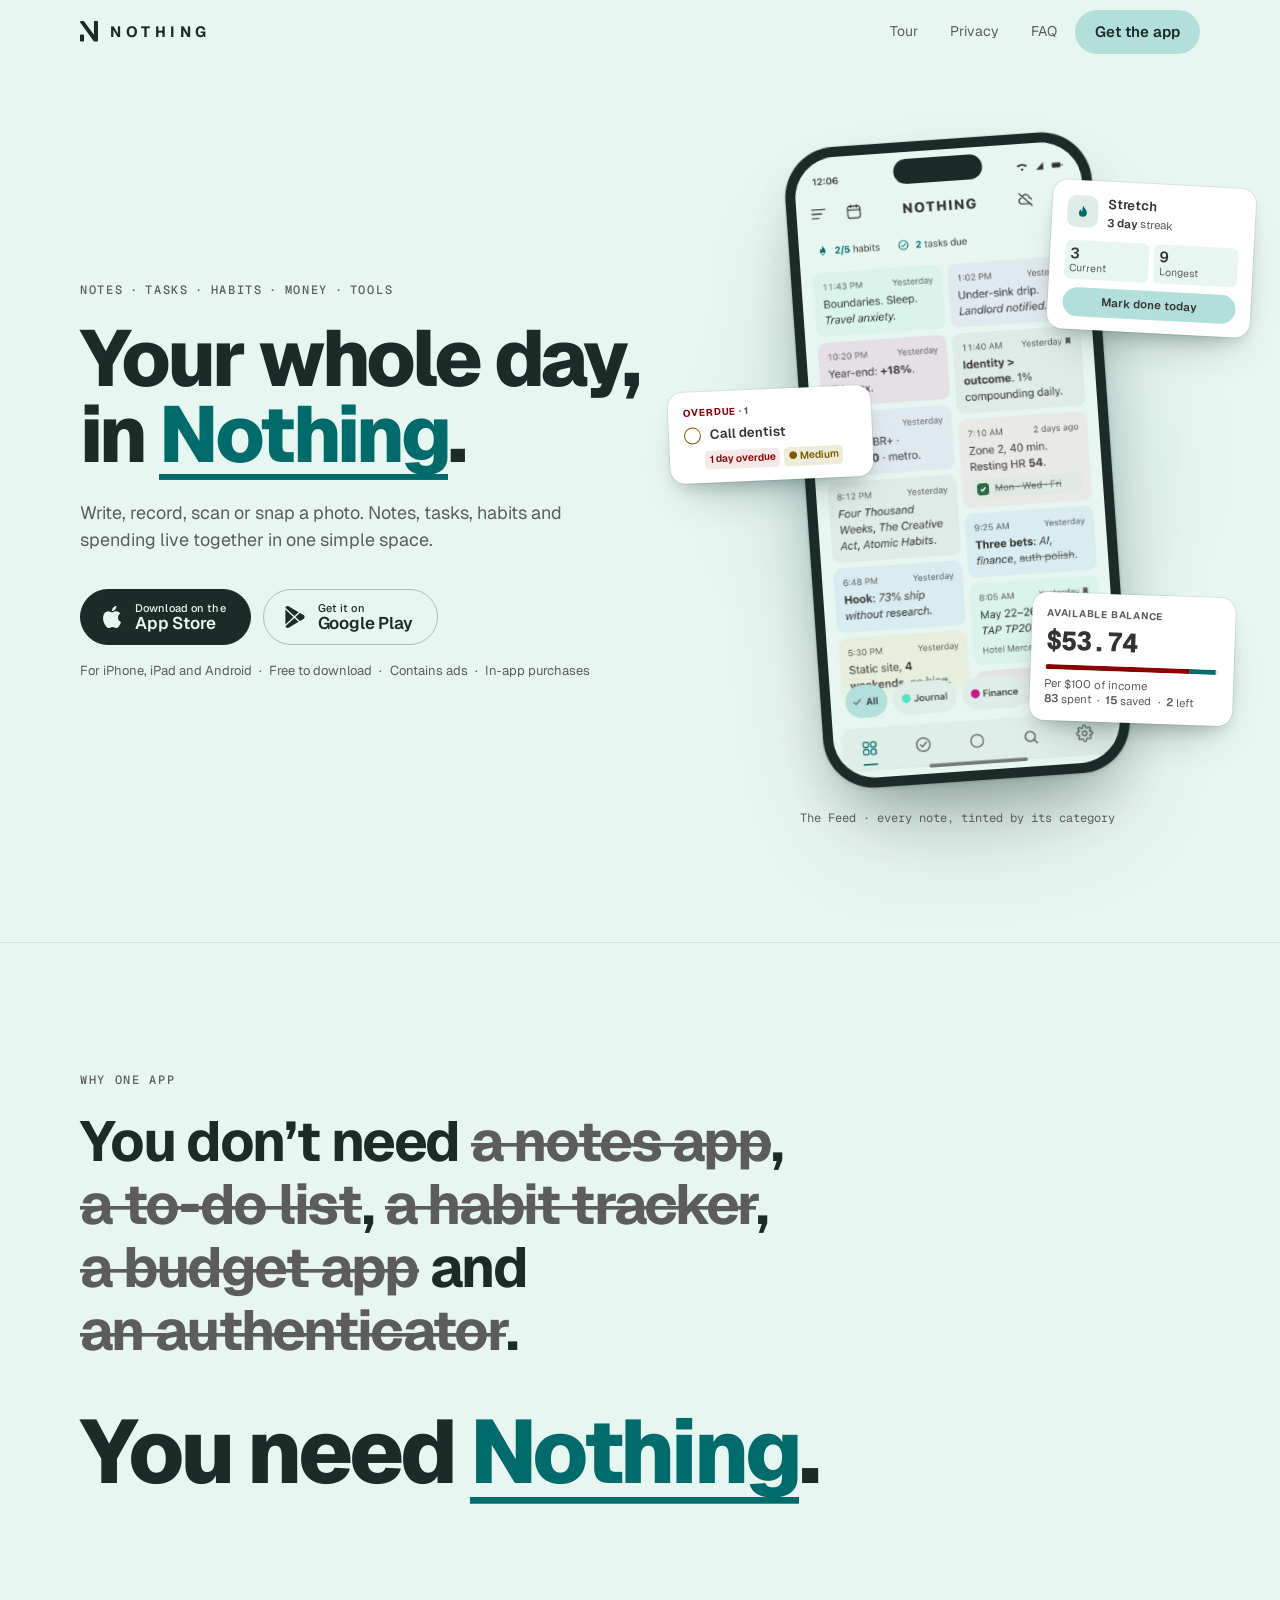
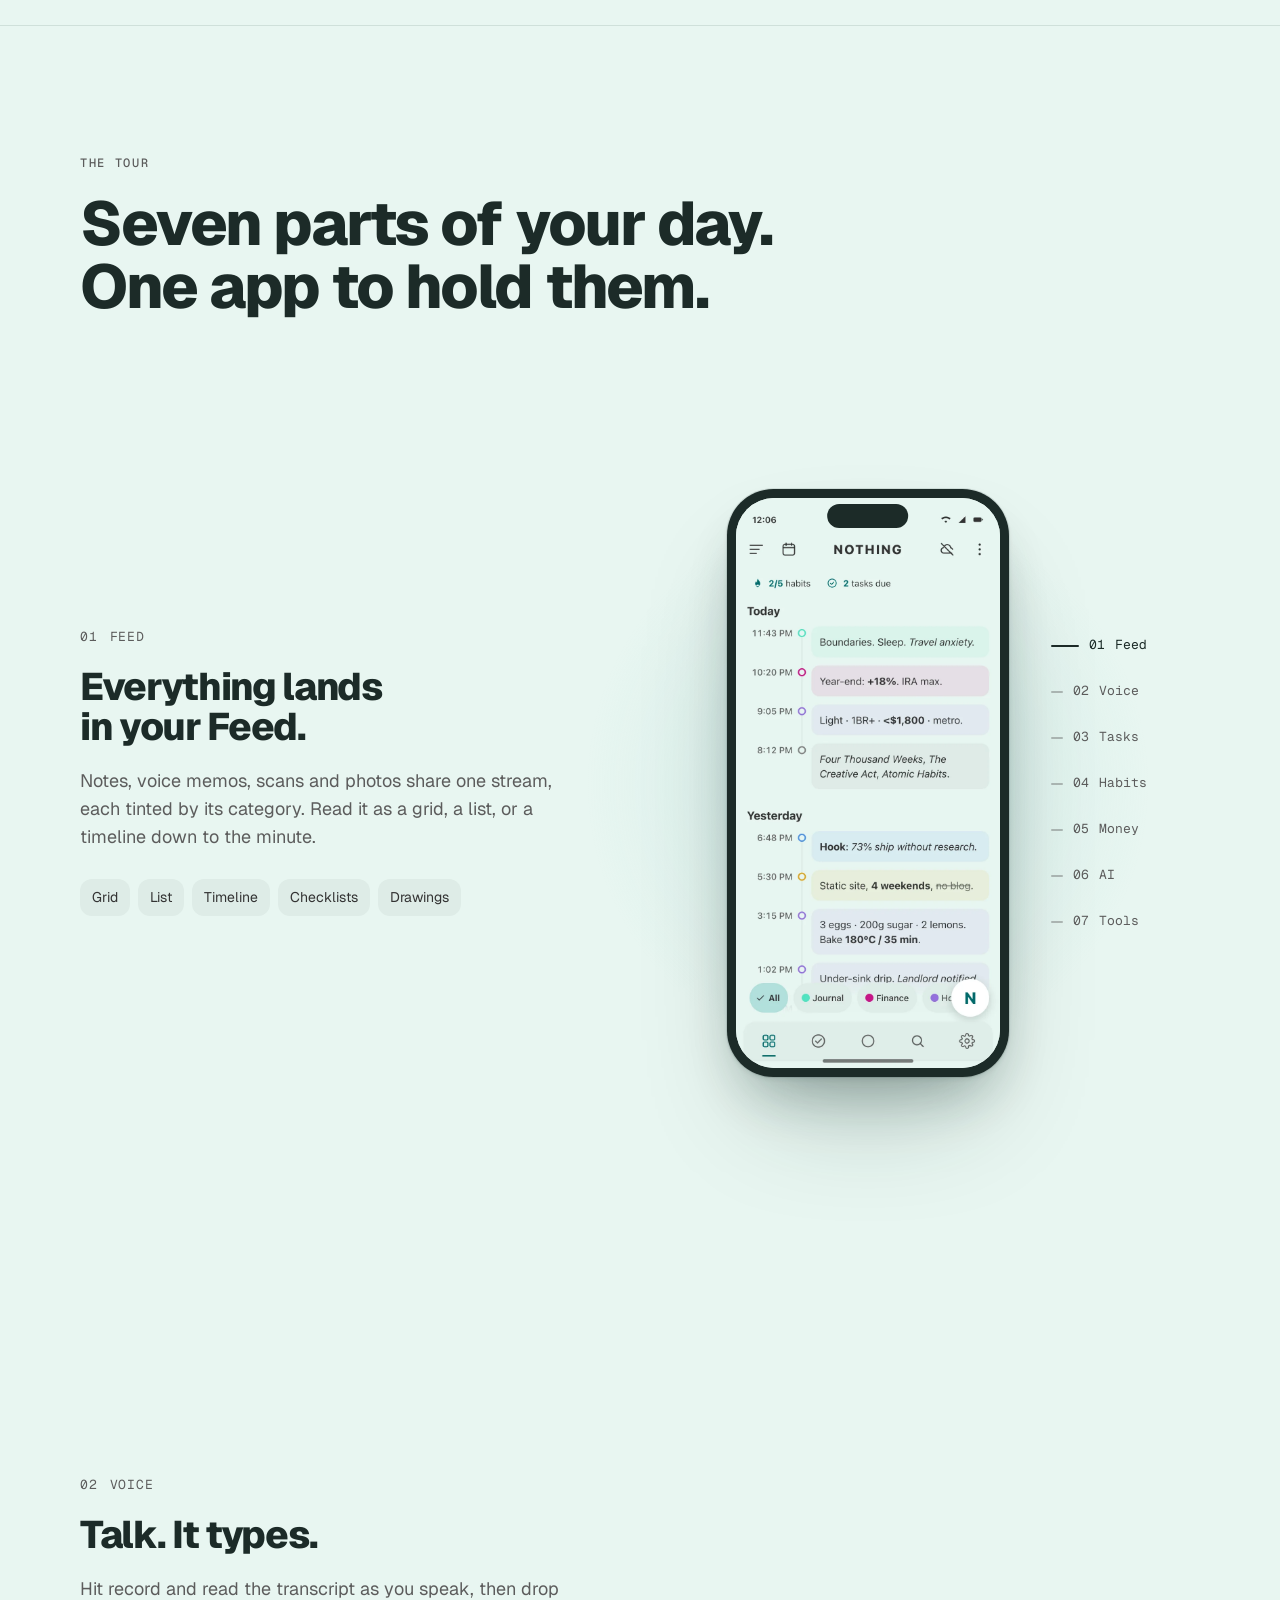
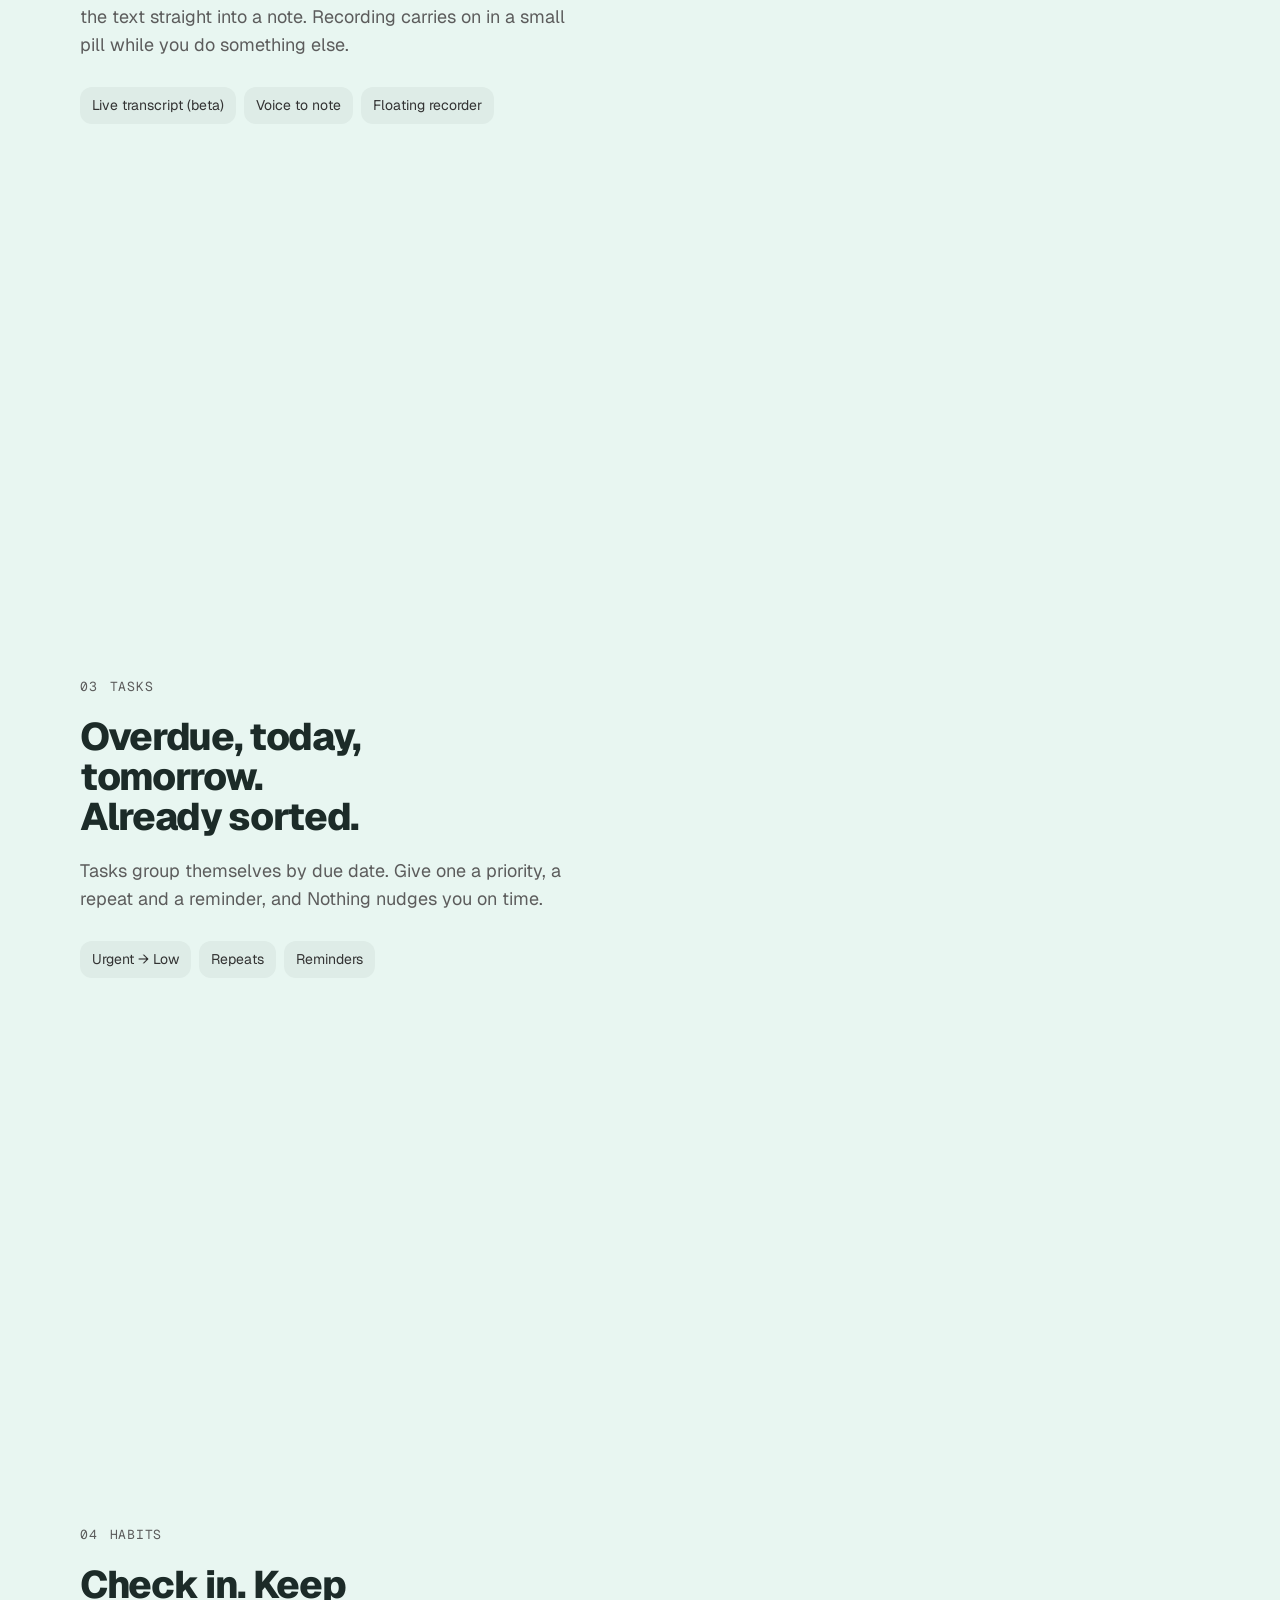
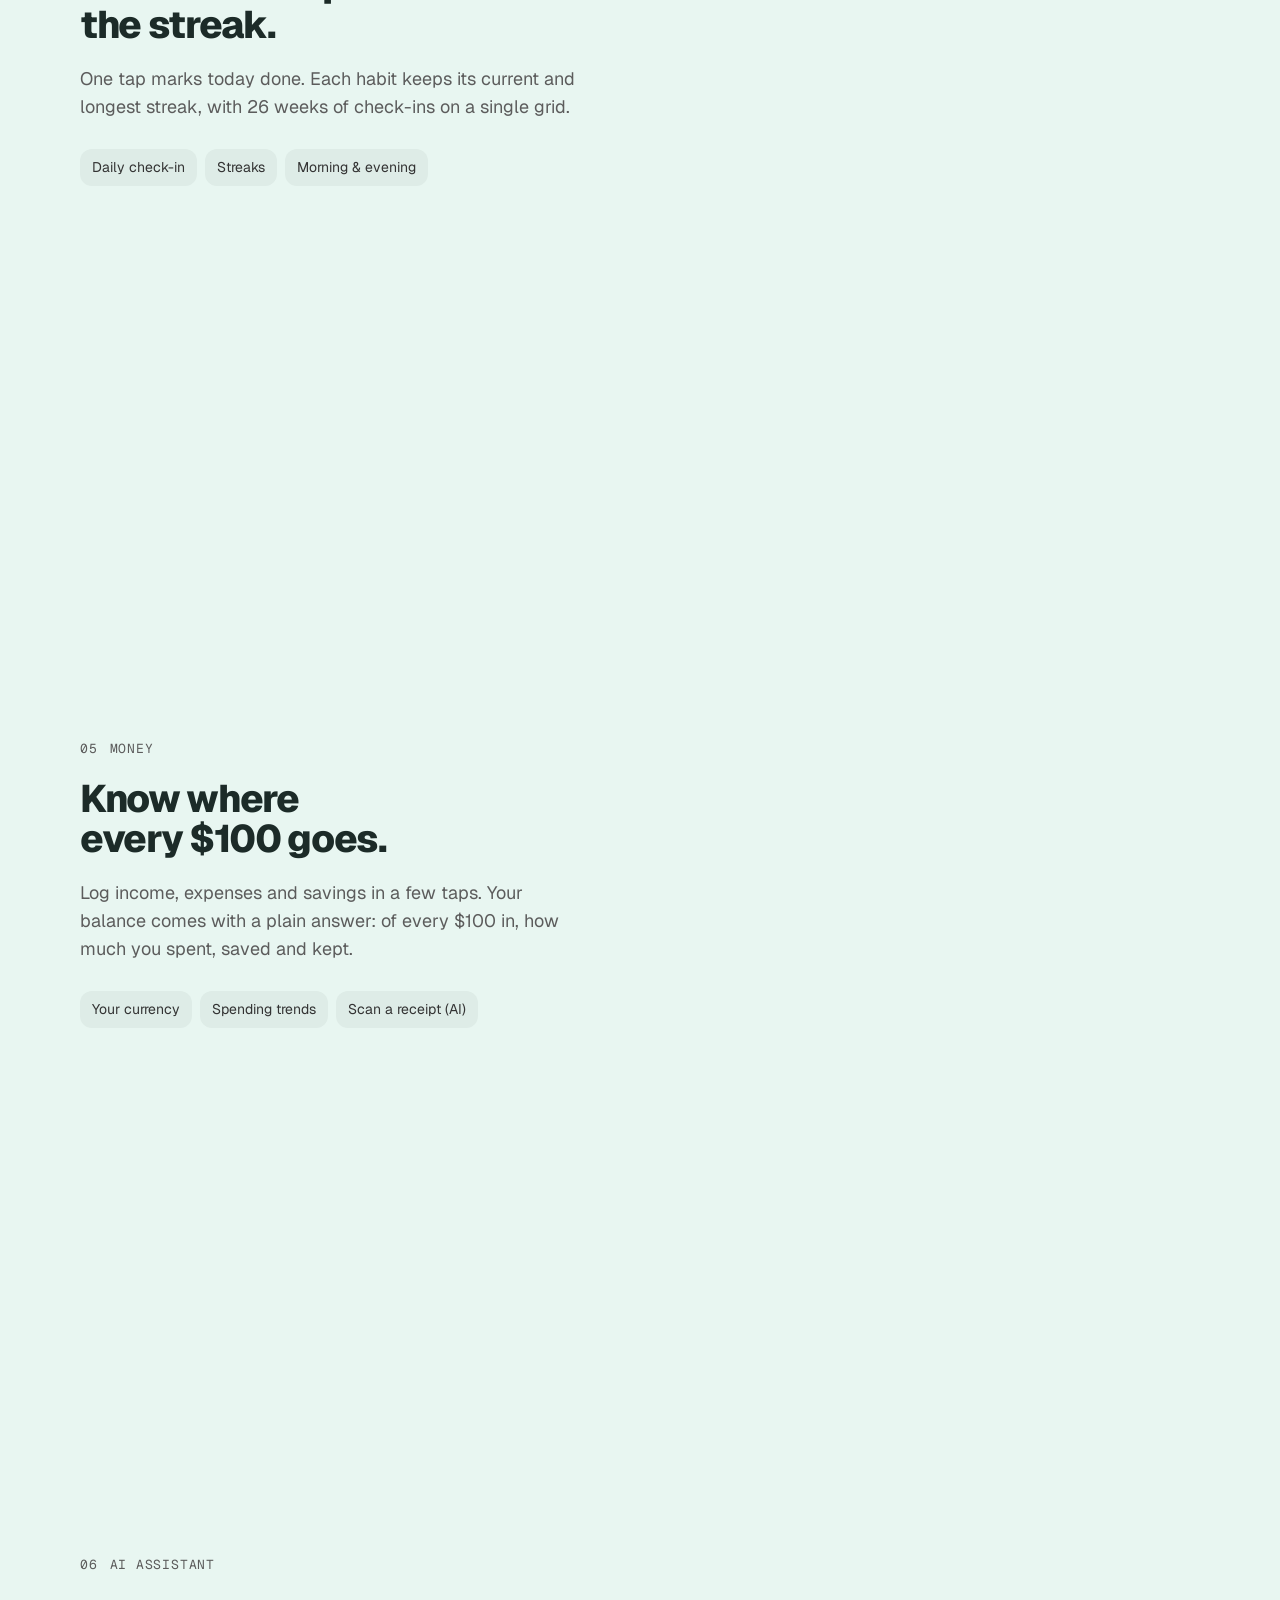
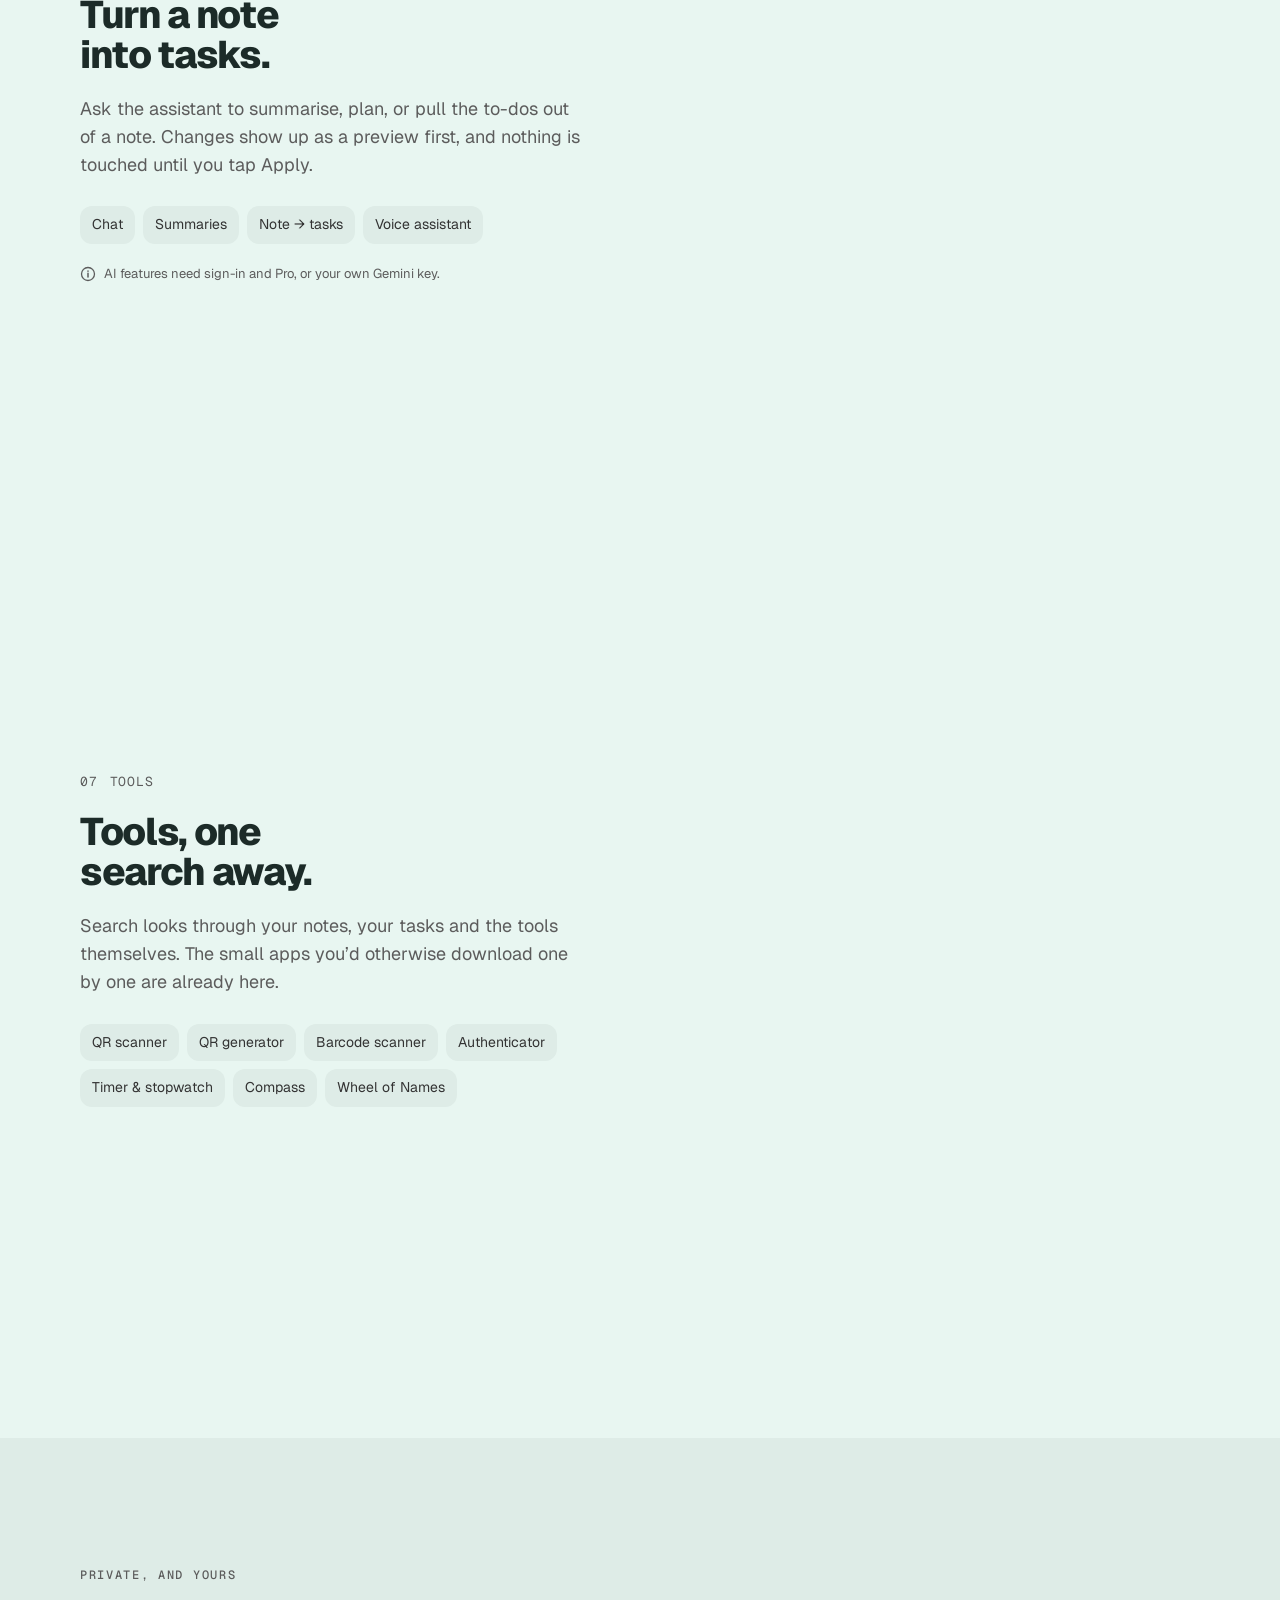
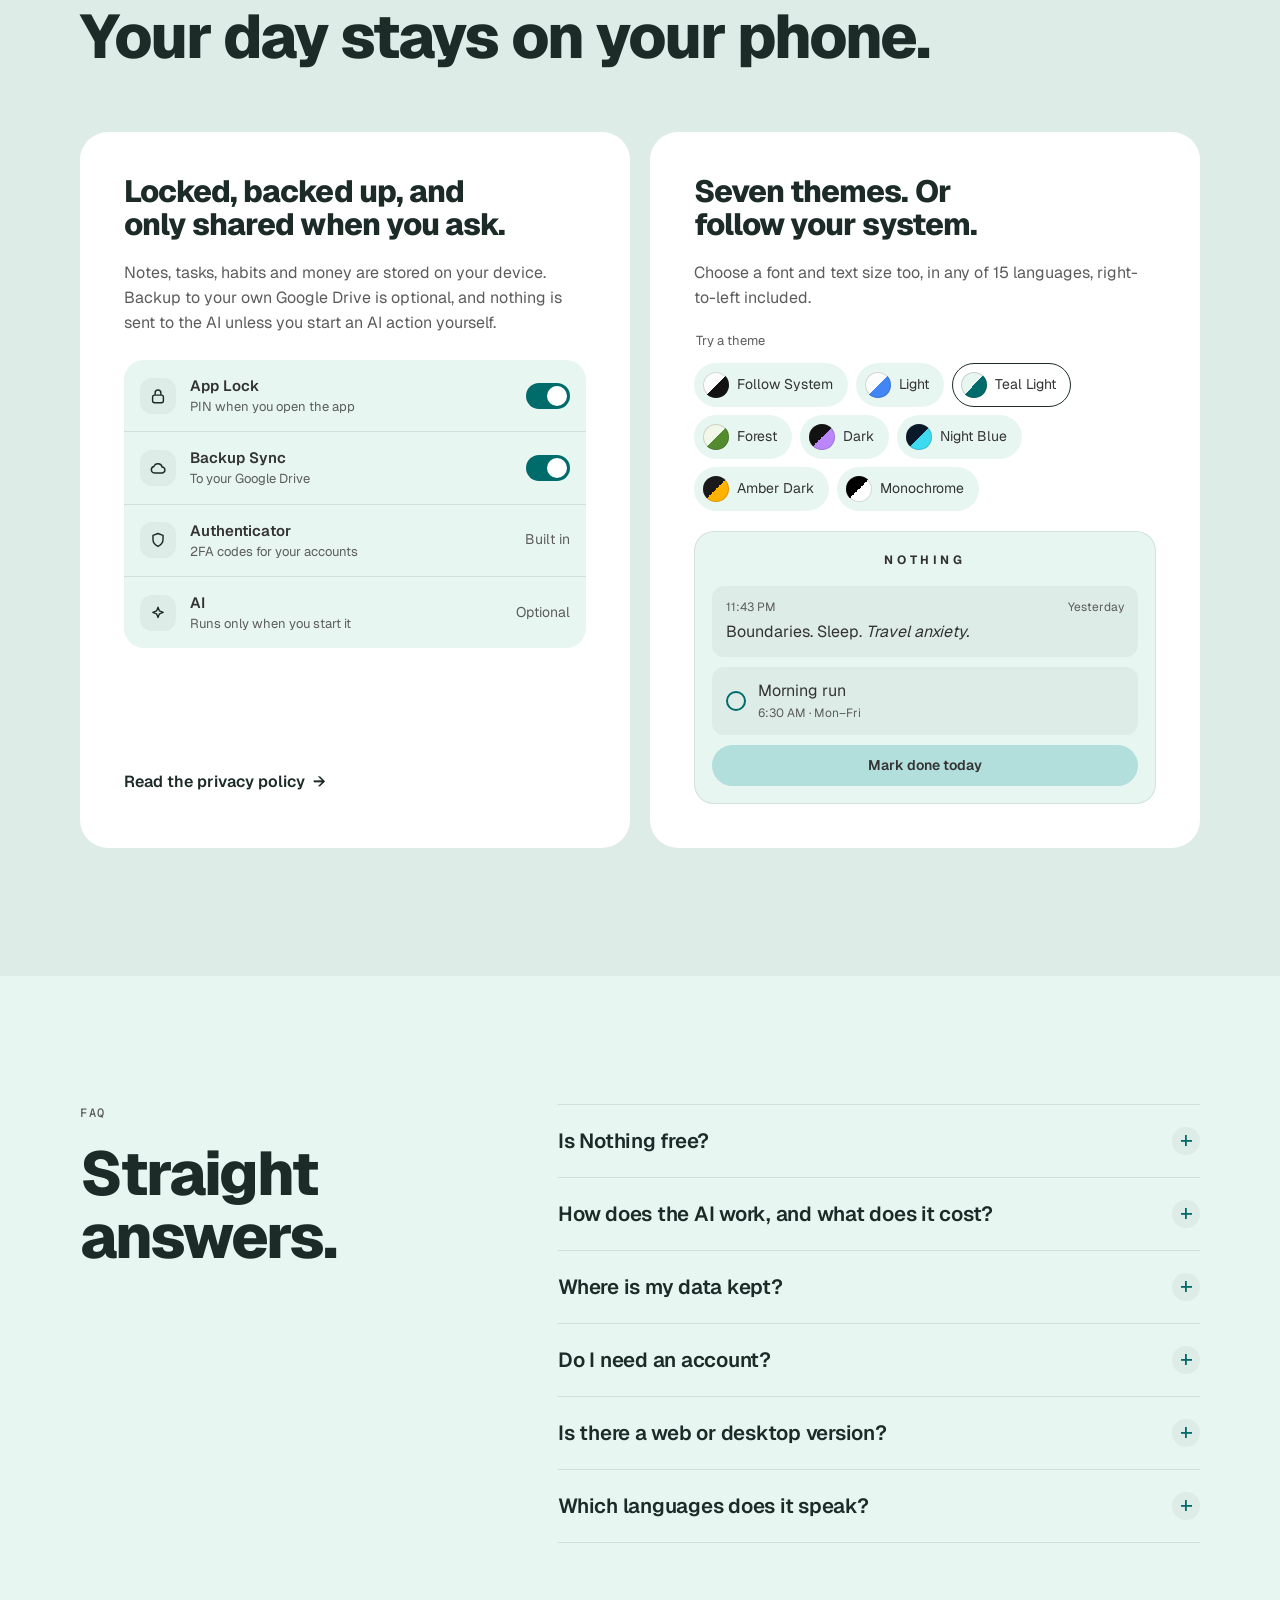
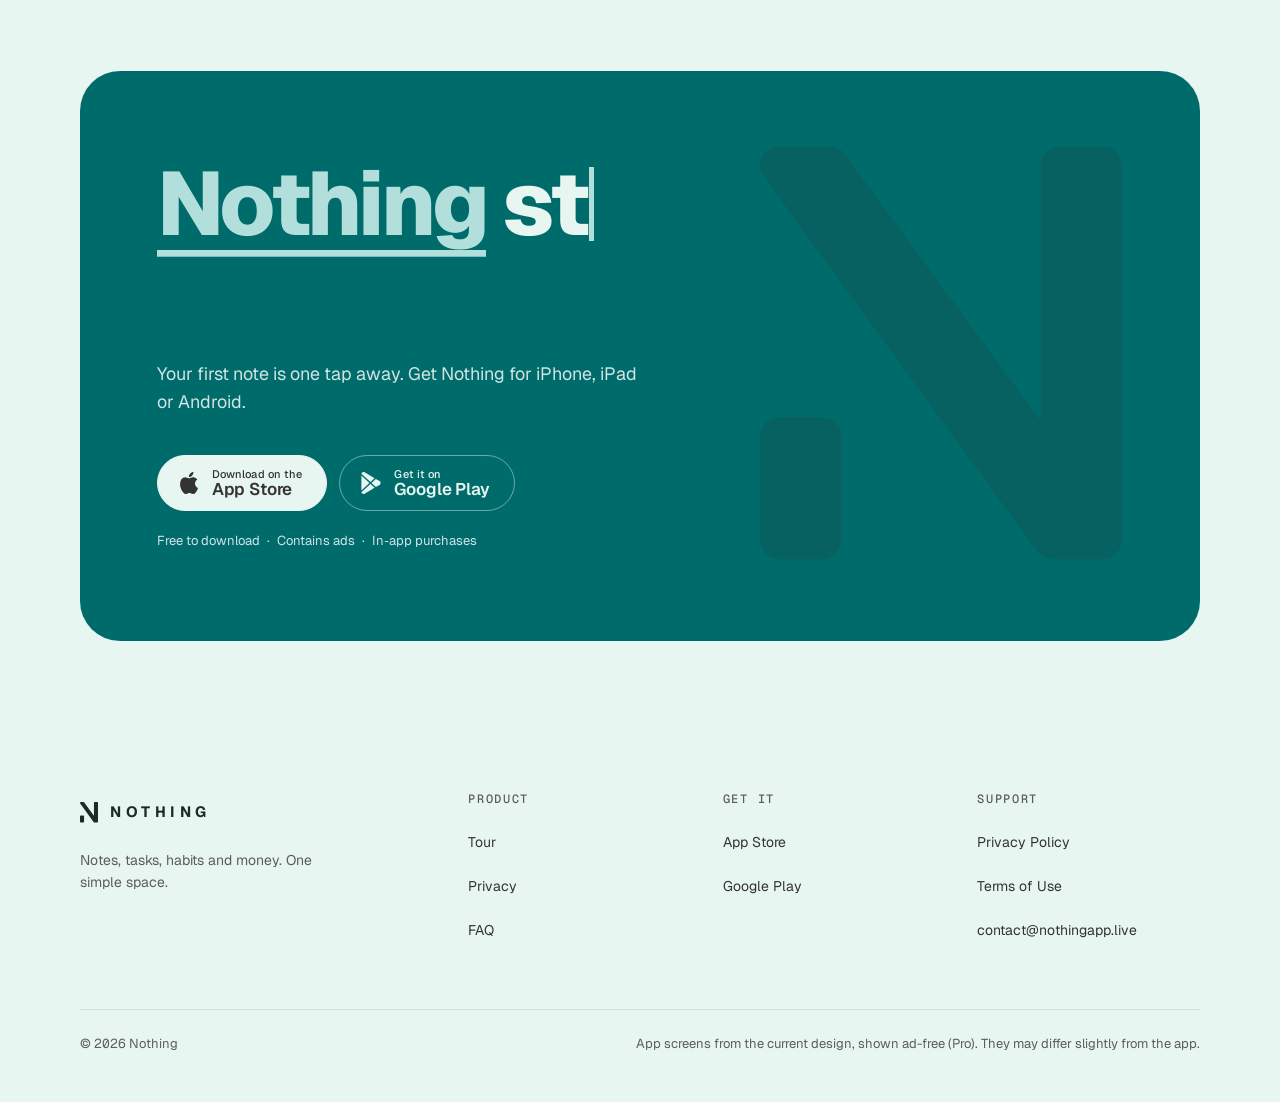
<file: index.html>
<!doctype html>
<html lang="en">
<head>
  <!-- Google Tag Manager -->
  <script>(function(w,d,s,l,i){w[l]=w[l]||[];w[l].push({'gtm.start':
  new Date().getTime(),event:'gtm.js'});var f=d.getElementsByTagName(s)[0],
  j=d.createElement(s),dl=l!='dataLayer'?'&l='+l:'';j.async=true;j.src=
  'https://www.googletagmanager.com/gtm.js?id='+i+dl;f.parentNode.insertBefore(j,f);
  })(window,document,'script','dataLayer','GTM-5M5BZV72');</script>
  <!-- End Google Tag Manager -->
  <meta charset="utf-8" />
  <meta name="viewport" content="width=device-width, initial-scale=1, viewport-fit=cover" />
  <title>Nothing — Notes, tasks, habits and money in one app</title>
  <meta name="description" content="Write, record, scan or snap a photo. Notes, tasks, habits and spending live together in one simple space. For iPhone, iPad and Android." />
  <meta name="robots" content="index, follow, max-image-preview:large, max-snippet:-1, max-video-preview:-1" />
  <link rel="canonical" href="https://nothingapp.live/" />
  <link rel="alternate" type="text/plain" href="https://nothingapp.live/llms.txt" title="Nothing, summarised for AI assistants (llms.txt)" />
  <meta name="application-name" content="Nothing" />
  <meta name="apple-mobile-web-app-title" content="Nothing" />
  <meta name="theme-color" content="#E8F6F1" media="(prefers-color-scheme: light)" />
  <meta name="theme-color" content="#101A18" media="(prefers-color-scheme: dark)" />
  <meta name="color-scheme" content="light dark" />
  <meta property="og:type" content="website" />
  <meta property="og:url" content="https://nothingapp.live/" />
  <meta property="og:title" content="Nothing — your whole day, in one app" />
  <meta property="og:description" content="Notes, tasks, habits and money. One simple space." />
  <meta property="og:image" content="https://nothingapp.live/assets/og.png" />
  <meta property="og:image:type" content="image/png" />
  <meta property="og:image:width" content="1200" />
  <meta property="og:image:height" content="630" />
  <meta property="og:image:alt" content="Your whole day, in Nothing — the app Feed on a phone, with a habit streak, an overdue task and a balance card around it" />
  <meta property="og:site_name" content="Nothing" />
  <meta property="og:locale" content="en_US" />
  <meta name="twitter:card" content="summary_large_image" />
  <meta name="twitter:title" content="Nothing — your whole day, in one app" />
  <meta name="twitter:description" content="Notes, tasks, habits and money. One simple space." />
  <meta name="twitter:image" content="https://nothingapp.live/assets/og.png" />
  <meta name="twitter:image:alt" content="Your whole day, in Nothing — the app Feed on a phone, with a habit streak, an overdue task and a balance card around it" />
  <meta name="apple-itunes-app" content="app-id=6759426644" />
  <link rel="apple-touch-icon" sizes="180x180" href="/apple-touch-icon.png" />
  <link rel="icon" type="image/png" sizes="32x32" href="/favicon-32x32.png" />
  <link rel="icon" type="image/png" sizes="16x16" href="/favicon-16x16.png" />
  <link rel="manifest" href="/site.webmanifest" />
  <link rel="preconnect" href="https://fonts.googleapis.com" />
  <link rel="preconnect" href="https://fonts.gstatic.com" crossorigin />
  <!-- Geist only renders where SF Pro (the app's own font) is unavailable, so it loads without blocking the first paint -->
  <link rel="stylesheet" href="https://fonts.googleapis.com/css2?family=Geist:wght@400;500;600;700;800&family=Geist+Mono:wght@500&display=swap" media="print" onload="this.media='all'" />
  <noscript><link rel="stylesheet" href="https://fonts.googleapis.com/css2?family=Geist:wght@400;500;600;700;800&family=Geist+Mono:wght@500&display=swap" /></noscript>
  <link rel="preload" as="image" href="assets/screens/feed-populated.webp" />
  <!-- structured data: describes only what this page shows (the app name is its store listing name); the FAQ is copied word for word -->
  <script type="application/ld+json">
  {
    "@context": "https://schema.org",
    "@graph": [
      {
        "@type": "Organization",
        "@id": "https://nothingapp.live/#organization",
        "name": "Nothing",
        "url": "https://nothingapp.live/",
        "logo": { "@type": "ImageObject", "url": "https://nothingapp.live/android-chrome-512x512.png", "width": 512, "height": 512 },
        "email": "contact@nothingapp.live",
        "contactPoint": { "@type": "ContactPoint", "contactType": "customer support", "email": "contact@nothingapp.live" }
      },
      {
        "@type": "WebSite",
        "@id": "https://nothingapp.live/#website",
        "url": "https://nothingapp.live/",
        "name": "Nothing",
        "description": "Notes, tasks, habits and money. One simple space.",
        "inLanguage": "en",
        "publisher": { "@id": "https://nothingapp.live/#organization" }
      },
      {
        "@type": "WebPage",
        "@id": "https://nothingapp.live/#webpage",
        "url": "https://nothingapp.live/",
        "name": "Nothing — Notes, tasks, habits and money in one app",
        "description": "Write, record, scan or snap a photo. Notes, tasks, habits and spending live together in one simple space. For iPhone, iPad and Android.",
        "inLanguage": "en",
        "dateModified": "2026-10-22",
        "isPartOf": { "@id": "https://nothingapp.live/#website" },
        "about": { "@id": "https://nothingapp.live/#app" },
        "mainEntity": { "@id": "https://nothingapp.live/#app" },
        "primaryImageOfPage": { "@type": "ImageObject", "url": "https://nothingapp.live/assets/og.png", "width": 1200, "height": 630 }
      },
      {
        "@type": "MobileApplication",
        "@id": "https://nothingapp.live/#app",
        "name": "Nothing Notes, Tasks, AI",
        "alternateName": "Nothing",
        "description": "Write, record, scan or snap a photo. Notes, tasks, habits and spending live together in one simple space, with built-in tools and an optional AI assistant. For iPhone, iPad and Android.",
        "url": "https://nothingapp.live/",
        "operatingSystem": "iOS, iPadOS, Android",
        "applicationCategory": "BusinessApplication",
        "applicationSubCategory": "Productivity",
        "inLanguage": ["en", "ar", "zh-Hans", "zh-Hant", "fr", "de", "hi", "it", "ja", "ko", "pt-BR", "ru", "es", "th", "vi"],
        "image": "https://nothingapp.live/assets/og.png",
        "screenshot": [
          "https://nothingapp.live/assets/screens/feed-populated.webp",
          "https://nothingapp.live/assets/screens/fd-t1.webp",
          "https://nothingapp.live/assets/screens/ac-r6.webp",
          "https://nothingapp.live/assets/screens/th-p1.webp",
          "https://nothingapp.live/assets/screens/th-d1.webp",
          "https://nothingapp.live/assets/screens/fin-x1.webp",
          "https://nothingapp.live/assets/screens/ai-x4.webp",
          "https://nothingapp.live/assets/screens/sh-r1.webp"
        ],
        "featureList": [
          "Feed: notes, voice memos, scans and photos in one stream, as a grid, a list or a timeline, with checklists and drawings",
          "Voice: record with a live transcript (beta), turn speech into a note, keep recording in a floating recorder",
          "Tasks: grouped into overdue, today and tomorrow, with priorities from Urgent to Low, repeats and reminders",
          "Habits: one-tap daily check-in, current and longest streak, 26 weeks of check-ins on one grid",
          "Money: income, expenses and savings in your currency, spending trends, and receipt scanning with AI",
          "AI assistant (optional): chat, summaries, turning a note into tasks, and a voice assistant, with a preview before any change",
          "Tools: QR scanner, QR generator, barcode scanner, authenticator, timer and stopwatch, compass and Wheel of Names",
          "Privacy: data stored on your device, App Lock, optional Backup Sync to your own Google Drive",
          "Seven themes or follow the system, a choice of font and text size, 15 languages including right-to-left"
        ],
        "downloadUrl": ["https://apps.apple.com/app/id6759426644", "https://play.google.com/store/apps/details?id=live.nothingapp"],
        "sameAs": ["https://apps.apple.com/app/id6759426644", "https://play.google.com/store/apps/details?id=live.nothingapp"],
        "offers": { "@type": "Offer", "price": "0", "priceCurrency": "USD" },
        "publisher": { "@id": "https://nothingapp.live/#organization" }
      },
      {
        "@type": "FAQPage",
        "@id": "https://nothingapp.live/#faq",
        "url": "https://nothingapp.live/#faq",
        "inLanguage": "en",
        "isPartOf": { "@id": "https://nothingapp.live/#webpage" },
        "mainEntity": [
          { "@type": "Question", "name": "Is Nothing free?", "acceptedAnswer": { "@type": "Answer", "text": "Nothing is free to download on the App Store and Google Play, and the free app shows ads. Nothing Pro is an optional monthly or yearly subscription that unlocks the premium features." } },
          { "@type": "Question", "name": "How does the AI work, and what does it cost?", "acceptedAnswer": { "@type": "Answer", "text": "The assistant runs on Google Gemini. To use it, sign in and subscribe to Pro, or add your own Gemini API key. AI is entirely optional. Everything else in the app works without it." } },
          { "@type": "Question", "name": "Where is my data kept?", "acceptedAnswer": { "@type": "Answer", "text": "On your phone. Notes, tasks, habits and spending live in a database on your device. Turn on Backup Sync and a copy goes to your own Google Drive. Data goes to Google’s Gemini API only when you start an AI action yourself, never in the background. The privacy policy has the details." } },
          { "@type": "Question", "name": "Do I need an account?", "acceptedAnswer": { "@type": "Answer", "text": "No. Notes, tasks, habits, money and tools work without signing in. You sign in to use the AI assistant, and connect a Google account if you want backups in Google Drive." } },
          { "@type": "Question", "name": "Is there a web or desktop version?", "acceptedAnswer": { "@type": "Answer", "text": "Not today. Nothing is a mobile app for iPhone, iPad and Android." } },
          { "@type": "Question", "name": "Which languages does it speak?", "acceptedAnswer": { "@type": "Answer", "text": "Fifteen: English, Arabic, Chinese (Simplified and Traditional), French, German, Hindi, Italian, Japanese, Korean, Portuguese (Brazil), Russian, Spanish, Thai and Vietnamese. Arabic reads right to left, and any language can switch to right-to-left." } }
        ]
      }
    ]
  }
  </script>
  <style>
    /* ═══ 1 · TOKENS ════════════════════════════════════════════════════
       Mirrors the app's Teal Light theme (lib/app/common/ui/color/color_teal_light.dart).
       Raw hex lives only in :root. Contrast measured (WCAG 2.x):
       ink 13.25 · text 11.36 · muted 6.01 · accent 5.70 on --bg;
       white on --accent 6.33 · --cta-bg on --accent 4.36 (large text only). */
    :root {
      --bg:        #E8F6F1;  /* primaryBackground */
      --surface:   #FFFFFF;
      --container: #DEECE7;  /* containerBackground */
      --fg:        #1C2B28;  /* headline ink · device bezel */
      --text:      #333333;  /* textColor */
      --muted:     #5C5C5C;  /* subTextColor */
      --border:    #CFE0DA;
      --accent:    #006B6B;  /* accentColor */
      --on-accent: #FFFFFF;
      --cta-bg:    #B2DFDB;  /* ctaButtonBackground — the app's pill */
      --cta-fg:    #1C2B28;
      --bezel:     #1C2B28;
      --shadow:    #142D28;
      --band-sub:  #D1E4E4;
      --glow:      #B2DFDB;  /* device aura */

      /* in-app modules floating round the hero phone: always Teal Light, like the screens */
      --app-card:    #FFFFFF;
      --app-err:     #8B0000;  /* errorTextColor */
      --app-ok:      #3B743C;  /* successTextColor */
      --prio-med:    #7A5C00;  /* --prio-medium (baseline.css) */
      --prio-med-bg: #EDEBDA;

      /* the seven themes, from lib/app/common/ui/color/*.dart (ARGB → RGBA) */
      --th-light-bg:#FCFCFC; --th-light-ct:#F5F5F5; --th-light-tx:#212121; --th-light-sub:#5E5E5E; --th-light-ac:#4285F4; --th-light-cta:#BBDEFB;
      --th-teal-bg:#E8F6F1;  --th-teal-ct:#DEECE7;  --th-teal-tx:#333333;  --th-teal-sub:#5C5C5C;  --th-teal-ac:#006B6B;  --th-teal-cta:#B2DFDB;
      --th-forest-bg:#F1F8E9;--th-forest-ct:#DCEDC8;--th-forest-tx:#33691E;--th-forest-sub:#446724;--th-forest-ac:#558B2F;--th-forest-cta:#C5E1A5;
      --th-dark-bg:#121212;  --th-dark-ct:#1E1E1E;  --th-dark-tx:#FFFFFF;  --th-dark-sub:#FFFFFFB3; --th-dark-ac:#BB86FC;  --th-dark-cta:#2D2D2D;
      --th-night-bg:#0A1929; --th-night-ct:#132F4C; --th-night-tx:#FFFFFF; --th-night-sub:#AAC7E3; --th-night-ac:#3EDBF0; --th-night-cta:#1F4B78;
      --th-amber-bg:#1A1A1A; --th-amber-ct:#2D2D2D; --th-amber-tx:#FFFFFF; --th-amber-sub:#FFFFFFB3; --th-amber-ac:#FFB300; --th-amber-cta:#2D2D2D;
      --th-mono-bg:#000000;  --th-mono-ct:#1A1A1A;  --th-mono-tx:#FFFFFF;  --th-mono-sub:#AAAAAA;  --th-mono-ac:#FFFFFF;  --th-mono-cta:#333333;

      /* type — SF Pro is the app's font; Geist stands in off-Apple */
      --font-display: -apple-system, BlinkMacSystemFont, 'SF Pro Display', 'Geist', system-ui, sans-serif;
      --font-body:    -apple-system, BlinkMacSystemFont, 'SF Pro Text', 'Geist', system-ui, sans-serif;
      --font-mono:    ui-monospace, 'SF Mono', 'Geist Mono', Menlo, monospace;
      --fs-h1:   clamp(48px, 7.4vw, 100px);
      --fs-h2:   clamp(36px, 4.8vw, 64px);
      --fs-h3:   clamp(28px, 3vw, 42px);
      --fs-lead: clamp(17px, 1.4vw, 20px);

      /* the app's one curve + durations (assets/baseline.css) */
      --ease: cubic-bezier(.2, 0, 0, 1);
      --dur-fast: 120ms;   /* press, colour */
      --dur-base: 200ms;   /* state change */
      --dur-slow: 320ms;   /* open / rotate */
      --enter:    480ms;   /* screen swap (ad-kit enter_ms) */
      --dur-reveal: 640ms; /* scroll reveal */
      --dur-hero: 720ms;   /* hero entrance */
      --stagger:  90ms;
      --delay-hero:  80ms;   /* first hero line */
      --delay-phone: 260ms;  /* hero device follows the copy */
      --delay-wipe:  820ms;  /* highlight bar after the headline lands */
      --delay-strike: 300ms; /* manifesto strikes start */
      --dur-blink: 1.1s;     /* caret, like the app's typewriter */
      --dur-parallax: 600ms; /* hero depth follows the pointer */
      --tilt-max: 6deg;      /* device turn toward the pointer */
      --glare: 16%;          /* white sheen on the screen glass */
      --lamp: 260px;         /* radius of the light on the band's N */
      --dur-drift: 6.5s;     /* idle float of the hero modules */
      --ease-drift: cubic-bezier(.45, 0, .55, 1);

      --nav-h: 64px;
      --container-w: 1200px;
      --gutter: clamp(20px, 4vw, 40px);
      --r-chip:  12px;   /* app --r-2 */
      --r-panel: 20px;   /* app --r-4 */
      --r-card:  28px;
      --r-band:  40px;
      --r-tile:  56px;
      --r-pill:  999px;
    }
    @media (prefers-color-scheme: dark) {
      :root {
        --bg:        #101A18;
        --surface:   #1C2B28;
        --container: #22332F;
        --fg:        #E8F6F1;
        --text:      #D5E2DE;
        --muted:     #A7BCB6;
        --border:    #2C403B;
        --accent:    #B2DFDB;
        --on-accent: #1C2B28;
        --cta-bg:    #B2DFDB;
        --cta-fg:    #1C2B28;
        --bezel:     #0A1110;
        --glow:      #006B6B;
        --shadow:    #000000;
      }
    }

    /* ═══ 2 · BASE ═══════════════════════════════════════════════════ */
    *, *::before, *::after { box-sizing: border-box; }
    html { -webkit-text-size-adjust: 100%; scroll-behavior: smooth; scroll-padding-top: calc(var(--nav-h) + 16px); }
    @media (prefers-reduced-motion: reduce) { html { scroll-behavior: auto; } }
    body {
      margin: 0; background: var(--bg); color: var(--text);
      font-family: var(--font-body); font-size: 16px; line-height: 1.55;
      -webkit-font-smoothing: antialiased; text-rendering: optimizeLegibility;
      overflow-x: clip;
    }
    img, svg { display: block; max-width: 100%; }
    a { color: inherit; text-decoration: none; }
    button { font: inherit; color: inherit; cursor: pointer; }
    p { text-wrap: pretty; margin: 0; }
    h1, h2, h3 { font-family: var(--font-display); color: var(--fg); margin: 0; text-wrap: balance; }
    :focus-visible { outline: 2px solid var(--accent); outline-offset: 3px; border-radius: 6px; }
    .sr-only { position: absolute; width: 1px; height: 1px; overflow: hidden; clip: rect(0 0 0 0); white-space: nowrap; }
    .skip { position: absolute; left: 16px; top: -60px; z-index: 50; background: var(--fg); color: var(--bg); padding: 10px 16px; border-radius: var(--r-pill); }
    .skip:focus { top: 12px; }

    .container { max-width: var(--container-w); margin-inline: auto; padding-inline: var(--gutter); }
    .section { padding-block: clamp(72px, 10vw, 140px); }
    .eyebrow {
      font-family: var(--font-mono); font-size: 12px; font-weight: 500;
      letter-spacing: .14em; text-transform: uppercase; color: var(--muted); margin: 0 0 20px;
    }
    .h2 { font-size: var(--fs-h2); font-weight: 800; line-height: 1.02; letter-spacing: -.032em; }
    .lead { font-size: var(--fs-lead); line-height: 1.5; color: var(--muted); max-width: 46ch; }
    .num { font-family: var(--font-mono); font-variant-numeric: tabular-nums; }
    .dots { display: flex; flex-wrap: wrap; column-gap: .55em; row-gap: .2em; }
    .dots > span { white-space: nowrap; }
    .dots > span:not(:last-child)::after { content: "·" / ""; margin-left: .55em; }

    /* highlight word — the brand rule: accent colour + a bar that wipes in under it */
    .hl {
      color: var(--accent);
      background: linear-gradient(currentColor, currentColor) no-repeat 0 94% / 100% .075em;
      padding-bottom: .02em;
    }

    /* ═══ 3 · NAV ════════════════════════════════════════════════════ */
    .topnav {
      position: sticky; top: 0; z-index: 20; height: var(--nav-h);
      background: color-mix(in srgb, var(--bg) 84%, transparent);
      backdrop-filter: saturate(1.4) blur(14px); -webkit-backdrop-filter: saturate(1.4) blur(14px);
      border-bottom: 1px solid transparent; transition: border-color var(--dur-slow) var(--ease);
    }
    .topnav.is-scrolled { border-bottom-color: var(--border); }
    .topnav-inner { height: 100%; display: flex; align-items: center; justify-content: space-between; gap: 24px; }
    .brand { display: inline-flex; align-items: center; gap: 12px; color: var(--fg); min-height: 44px; }
    .brand svg { width: 18px; height: 21px; }
    .wordmark { font-family: var(--font-display); font-weight: 700; font-size: 15px; letter-spacing: .3em; }
    .topnav nav { display: flex; align-items: center; gap: 4px; }
    .topnav nav a.link {
      font-size: 14px; color: var(--muted); padding: 12px 14px; border-radius: var(--r-pill);
      transition: color var(--dur-base) var(--ease), background-color var(--dur-base) var(--ease);
    }
    .topnav nav a.link:hover { color: var(--fg); background: var(--container); }

    /* ═══ 4 · BUTTONS ════════════════════════════════════════════════ */
    .pill {
      display: inline-flex; align-items: center; justify-content: center; gap: 8px;
      min-height: 44px; padding: 0 20px; border-radius: var(--r-pill);
      background: var(--cta-bg); color: var(--cta-fg); font-weight: 600; font-size: 15px;
      transition: transform var(--dur-fast) var(--ease), background-color var(--dur-base) var(--ease);
    }
    .pill:hover { background: color-mix(in srgb, var(--cta-bg) 86%, var(--fg)); }
    .pill:active { transform: scale(.97); }

    .stores { display: flex; flex-wrap: wrap; gap: 12px; }
    .store {
      --s-bg: var(--fg); --s-fg: var(--bg); --s-line: var(--fg);
      display: inline-flex; align-items: center; gap: 12px;
      min-height: 56px; padding: 0 24px 0 20px; border-radius: var(--r-pill);
      background: var(--s-bg); color: var(--s-fg); border: 1.5px solid var(--s-line);
      transition: transform var(--dur-fast) var(--ease), background-color var(--dur-base) var(--ease), color var(--dur-base) var(--ease), border-color var(--dur-base) var(--ease);
    }
    .store > * { pointer-events: none; } /* GTM click target is always the element with the id */
    .store svg { width: 22px; height: 22px; flex: none; }
    .store span { display: flex; flex-direction: column; line-height: 1.1; text-align: left; }
    .store small { font-size: 11px; font-weight: 500; letter-spacing: .01em; }
    .store b { font-size: 17px; font-weight: 600; letter-spacing: -.01em; }
    .store:hover { background: color-mix(in srgb, var(--s-bg) 88%, var(--s-fg)); }
    .store:active { transform: scale(.97); }
    .stores > .store + .store { --s-bg: transparent; --s-fg: var(--fg); --s-line: color-mix(in srgb, var(--fg) 28%, transparent); }
    .stores > .store + .store:hover { --s-line: var(--fg); background: var(--surface); }
    .fine { font-size: 13px; color: var(--muted); margin-top: 16px; }

    /* ═══ 5 · DEVICE ═════════════════════════════════════════════════
       Screens are 1170×2532 renders of the design (status bar + home bar included). */
    .phone {
      --pw: 320px;
      position: relative; width: var(--pw); flex: none;
      padding: calc(var(--pw) * .032); border-radius: calc(var(--pw) * .165);
      background: var(--bezel);
      box-shadow:
        0 0 0 1px color-mix(in srgb, var(--fg) 10%, transparent),
        0 2px 4px color-mix(in srgb, var(--shadow) 10%, transparent),
        0 30px 60px -20px color-mix(in srgb, var(--shadow) 35%, transparent),
        0 60px 120px -40px color-mix(in srgb, var(--shadow) 30%, transparent);
    }
    .phone::after { /* dynamic island */
      content: ""; position: absolute; z-index: 3; left: 50%; translate: -50% 0;
      top: calc(var(--pw) * .055); width: calc(var(--pw) * .29); height: calc(var(--pw) * .082);
      border-radius: var(--r-pill); background: var(--bezel);
    }
    .screen {
      position: relative; aspect-ratio: 1170 / 2532; overflow: hidden;
      border-radius: calc(var(--pw) * .135); background: var(--bg);
    }
    .screen img { position: absolute; inset: 0; width: 100%; height: 100%; object-fit: cover; }

    /* ═══ 6 · HERO ═══════════════════════════════════════════════════ */
    .hero { overflow-x: clip; padding-block: clamp(40px, 6vw, 72px) clamp(72px, 9vw, 120px); }
    .hero-copy { container-type: inline-size; }
    .hero-grid { display: grid; grid-template-columns: minmax(0, 1.08fr) minmax(0, .92fr); align-items: center; gap: clamp(32px, 5vw, 72px); }
    /* 7.2em = widest measured "Your whole day," (Geist 7.06em, SF Pro 6.17em) */
    .hero h1 { font-size: clamp(40px, calc(100cqi / 7.2), 100px); font-weight: 800; line-height: .96; letter-spacing: -.045em; margin-bottom: 28px; }
    .hero .lead { margin-bottom: 36px; }
    .hero-stage { position: relative; display: grid; place-items: center; min-height: clamp(560px, 54vw, 720px); padding-bottom: 44px; }
    .mark { aspect-ratio: 50 / 58; }

    /* device aura — replaces the flat tile in hero, tour and chapter figures */
    .glow { position: absolute; z-index: -1; aspect-ratio: 1; border-radius: 50%; pointer-events: none;
      background: radial-gradient(closest-side, color-mix(in srgb, var(--glow) 62%, transparent), color-mix(in srgb, var(--glow) 18%, transparent) 55%, transparent); }
    .hero-stage .glow { width: min(118%, 680px); left: 50%; top: 46%; translate: -50% -50%; }

    /* the phone and its modules share one unit: everything scales from --pw */
    .hero-device { --pw: min(clamp(250px, 24vw, 320px), calc((100svh - var(--nav-h) - 120px) / 2.09)); position: relative; z-index: 0; }
    .hero-device .phone { --pw: inherit; rotate: -4deg; }
    .float { position: absolute; z-index: 2; width: max(200px, calc(var(--pw) * .66)); font-size: max(12px, calc(var(--pw) * .043)); }
    .fcard {
      background: var(--app-card); color: var(--th-teal-tx); border-radius: 1.15em; padding: 1em 1.1em; rotate: var(--tilt, 0deg);
      box-shadow: 0 0 0 1px color-mix(in srgb, var(--shadow) 8%, transparent), 0 .6em 1.4em -.6em color-mix(in srgb, var(--shadow) 30%, transparent), 0 1.8em 3.2em -1.6em color-mix(in srgb, var(--shadow) 35%, transparent);
    }
    .fcard small { display: block; line-height: 1.35; font-size: .86em; color: var(--th-teal-sub); }
    .fcard b { font-weight: 600; }
    .fcard .dots { display: flex; }
    .f-label { font-size: .74em; font-weight: 700; letter-spacing: .08em; text-transform: uppercase; color: var(--th-teal-sub); margin-bottom: .5em; }
    .f-row { display: flex; align-items: center; gap: .7em; }
    .f-ico { width: 2.4em; height: 2.4em; border-radius: .7em; background: var(--th-teal-ct); display: grid; place-items: center; color: var(--th-teal-ac); flex: none; }
    .f-ico svg { width: 1.3em; height: 1.3em; }
    .f-kpi { display: flex; gap: .4em; margin-top: .8em; }
    .f-kpi span { flex: 1; background: var(--th-teal-bg); border-radius: .6em; padding: .45em .55em; font-size: .78em; color: var(--th-teal-sub); line-height: 1.2; }
    .f-kpi span b { display: block; font-size: 1.45em; color: var(--th-teal-tx); }
    .f-cta { margin-top: .7em; background: var(--th-teal-cta); color: var(--th-teal-tx); border-radius: var(--r-pill); text-align: center; padding: .5em; font-size: .86em; font-weight: 600; }
    .f-ring { width: 1.3em; height: 1.3em; border-radius: 50%; border: .14em solid var(--prio-med); flex: none; }
    .f-meta { display: flex; flex-wrap: wrap; gap: .35em; margin-top: .5em; padding-left: 2em; font-size: .78em; }
    .f-meta span { border-radius: .4em; padding: .15em .45em; color: var(--th-teal-sub); }
    .f-meta .late { color: var(--app-err); background: color-mix(in srgb, var(--app-err) 9%, var(--app-card)); font-weight: 600; }
    .f-meta .prio { color: var(--prio-med); background: var(--prio-med-bg); font-weight: 600; }
    .f-meta .prio::before { content: "● " / ""; }
    .f-overdue { color: var(--app-err); }
    .f-amount { font-size: 2em; font-weight: 800; letter-spacing: -.03em; line-height: 1.1; }
    .f-bar { display: flex; height: .45em; border-radius: var(--r-pill); overflow: hidden; margin: .7em 0 .5em; background: var(--th-teal-ct); }
    .f-bar i { display: block; }
    .f-bar .spent { width: 83%; background: var(--app-err); }
    .f-bar .saved { width: 15%; background: var(--th-teal-ac); }
    /* depth: --px/--py (-1…1) are set from the pointer; --d is each layer's travel in px */
    .float { transform: translate(calc(var(--px, 0) * var(--d) * 1px), calc(var(--py, 0) * var(--d) * 1px)); transition: transform var(--dur-parallax) var(--ease); }
    .hero-device { transform: perspective(1400px) rotateY(calc(var(--px, 0) * var(--tilt-max))) rotateX(calc(var(--py, 0) * var(--tilt-max) * -.7)); transition: transform var(--dur-parallax) var(--ease); }
    .hero-device .phone { transform: translate(calc(var(--px, 0) * -5px), calc(var(--py, 0) * -5px)); transition: transform var(--dur-parallax) var(--ease); }
    /* glass sheen that slides with the pointer (hero + tour); --lit is 0 until a fine pointer moves */
    .screen::after { content: ""; position: absolute; inset: 0; z-index: 1; pointer-events: none; opacity: var(--lit, 0); transition: opacity var(--dur-slow) var(--ease);
      background: radial-gradient(70% 45% at calc(50% + var(--px, 0) * 45%) calc(18% + var(--py, 0) * 30%), color-mix(in srgb, var(--app-card) var(--glare), transparent), transparent 70%); }
    .f-habit { --d: 14; } .f-task { --d: 22; } .f-money { --d: 10; }
    .f-habit { --tilt: 3deg;  right: calc(var(--pw) * -.46); top: 7%; }
    .f-task  { --tilt: -2.5deg; left: calc(var(--pw) * -.44); top: 39%; }
    .f-money { --tilt: 2deg;  right: calc(var(--pw) * -.40); bottom: 9%; }
    .hero-caption { position: absolute; bottom: 0; left: 0; right: 0; text-align: center; font-family: var(--font-mono); font-size: 12px; color: var(--muted); }

    /* ═══ 7 · MANIFESTO ══════════════════════════════════════════════ */
    .manifesto { border-block: 1px solid var(--border); }
    .manifesto .big {
      font-family: var(--font-display); font-weight: 700; color: var(--fg);
      font-size: clamp(30px, 4.4vw, 60px); line-height: 1.12; letter-spacing: -.03em; max-width: 22ch;
    }
    .manifesto s {
      text-decoration: none; color: var(--muted); white-space: nowrap;
      background: linear-gradient(var(--muted), var(--muted)) no-repeat 0 56% / 100% .065em;
    }
    .manifesto .punch { margin-top: .5em; font-size: clamp(44px, 7vw, 104px); font-weight: 800; letter-spacing: -.045em; line-height: 1; }

    /* ═══ 8 · TOUR ═══════════════════════════════════════════════════ */
    .tour-head { max-width: 760px; margin-bottom: clamp(24px, 4vw, 48px); }
    .tour { display: grid; grid-template-columns: minmax(0, 1fr) minmax(0, 1fr); gap: clamp(32px, 6vw, 96px); }
    .chapter { min-height: 92svh; display: flex; flex-direction: column; justify-content: center; padding-block: 48px; }
    .chapter .idx { display: flex; gap: 12px; align-items: baseline; font-family: var(--font-mono); font-size: 13px; color: var(--muted); margin-bottom: 20px; letter-spacing: .06em; text-transform: uppercase; }
    .chapter h3 { font-size: var(--fs-h3); font-weight: 800; line-height: 1.04; letter-spacing: -.035em; margin-bottom: 20px; max-width: 14ch; }
    .chapter p { font-size: 18px; color: var(--muted); max-width: 42ch; }
    .tags { display: flex; flex-wrap: wrap; gap: 8px; margin-top: 28px; padding: 0; list-style: none; }
    .tags li { font-size: 14px; color: var(--text); background: var(--container); border-radius: var(--r-chip); padding: 8px 12px; }
    .chapter .legal { margin-top: 20px; font-size: 13px; color: var(--muted); display: flex; gap: 8px; align-items: flex-start; }
    .legal svg { width: 16px; height: 16px; flex: none; margin-top: 2px; }
    .chapter figure { display: none; margin: 40px 0 0; }

    .stage-wrap { position: sticky; top: var(--nav-h); height: calc(100svh - var(--nav-h)); display: grid; place-items: center; }
    .stage { position: relative; display: flex; align-items: center; gap: clamp(24px, 3vw, 48px); }
    .stage { --pw: min(clamp(240px, 22vw, 316px), calc((100svh - var(--nav-h) - 72px) / 2.09)); }
    .stage .glow { width: calc(var(--pw) * 2); left: calc(var(--pw) / 2); top: 50%; translate: -50% -50%; }
    /* phone height ≈ 2.09 × width: keep it between the nav and the fold */
    .stage .phone { --pw: inherit; transform: perspective(1400px) rotateY(calc(var(--px, 0) * var(--tilt-max))) rotateX(calc(var(--py, 0) * var(--tilt-max) * -.7)); transition: transform var(--dur-parallax) var(--ease); }
    .stage .screen img { opacity: 0; scale: 1.03; transition: opacity var(--enter) var(--ease), scale var(--enter) var(--ease); }
    .stage .screen img.is-active { opacity: 1; scale: 1; }
    .rail { list-style: none; margin: 0; padding: 0; display: flex; flex-direction: column; gap: 2px; }
    .rail button {
      display: flex; align-items: center; gap: 10px; min-height: 44px; padding: 0 4px;
      background: none; border: 0; font-family: var(--font-mono); font-size: 13px; color: var(--muted);
      transition: color var(--dur-base) var(--ease);
    }
    .rail button::before { content: ""; width: 12px; height: 2px; border-radius: 2px; background: currentColor; opacity: .4; transition: width var(--enter) var(--ease), opacity var(--dur-base) var(--ease); }
    .rail button:hover { color: var(--fg); }
    .rail button[aria-current="step"] { color: var(--fg); }
    .rail button[aria-current="step"]::before { width: 28px; opacity: 1; }

    /* ═══ 9 · PRIVACY + THEMES ═══════════════════════════════════════ */
    .pair { display: grid; grid-template-columns: repeat(2, minmax(0, 1fr)); gap: 20px; margin-top: clamp(40px, 5vw, 64px); }
    .card { background: var(--surface); border-radius: var(--r-card); padding: clamp(28px, 3.4vw, 44px); display: flex; flex-direction: column; gap: 20px; }
    .card h3 { font-size: clamp(26px, 2.4vw, 34px); font-weight: 800; letter-spacing: -.03em; line-height: 1.08; }
    .card > p { color: var(--muted); max-width: 44ch; }

    .settings { list-style: none; margin: 4px 0 0; padding: 0; background: var(--bg); border-radius: var(--r-panel); overflow: hidden; }
    .settings li { display: flex; align-items: center; gap: 14px; padding: 14px 16px; min-height: 64px; }
    .settings li + li { border-top: 1px solid var(--border); }
    .settings .ico { width: 36px; height: 36px; border-radius: var(--r-chip); background: var(--container); display: grid; place-items: center; color: var(--fg); flex: none; }
    .settings .ico svg { width: 18px; height: 18px; }
    .settings .lbl { flex: 1; display: flex; flex-direction: column; }
    .settings .lbl b { font-weight: 600; color: var(--text); font-size: 15px; }
    .settings .lbl small { font-size: 13px; color: var(--muted); }
    .settings .val { font-size: 14px; color: var(--muted); }
    .card-link { margin-top: auto; align-self: flex-start; display: inline-flex; align-items: center; gap: 8px; min-height: 44px; color: var(--fg); font-weight: 600; transition: color var(--dur-base) var(--ease); }
    .card-link::after { content: "→" / ""; transition: translate var(--dur-base) var(--ease); }
    .card-link:hover { color: var(--accent); }
    .card-link:hover::after { translate: 3px 0; }
    .switch { width: 44px; height: 26px; border-radius: var(--r-pill); background: var(--accent); position: relative; flex: none; }
    .switch::after { content: ""; position: absolute; top: 3px; right: 3px; width: 20px; height: 20px; border-radius: 50%; background: var(--on-accent); }

    .swatches { display: flex; flex-wrap: wrap; gap: 8px; border: 0; padding: 0; margin: 0; }
    .swatches legend { margin-bottom: 12px; font-size: 13px; color: var(--muted); }
    .swatch { position: relative; }
    .swatch input { position: absolute; opacity: 0; inset: 0; margin: 0; cursor: pointer; }
    .swatch label {
      display: inline-flex; align-items: center; gap: 8px; min-height: 44px; padding: 0 14px 0 8px;
      border-radius: var(--r-pill); background: var(--bg); border: 1.5px solid transparent;
      font-size: 14px; color: var(--text); cursor: pointer; transition: border-color var(--dur-base) var(--ease), background-color var(--dur-base) var(--ease);
    }
    .swatch label i { width: 26px; height: 26px; border-radius: 50%; background: linear-gradient(135deg, var(--sw-bg) 50%, var(--sw-ac) 50%); box-shadow: inset 0 0 0 1px color-mix(in srgb, var(--fg) 18%, transparent); }
    .swatch label:hover { border-color: var(--border); }
    .swatch input:checked + label { border-color: var(--fg); background: var(--surface); }
    .swatch input:focus-visible + label { outline: 2px solid var(--accent); outline-offset: 2px; }
    .sw-system i { background: linear-gradient(135deg, var(--th-light-bg) 50%, var(--th-dark-bg) 50%) !important; }

    .preview {
      --t-bg: var(--th-teal-bg); --t-ct: var(--th-teal-ct); --t-tx: var(--th-teal-tx); --t-sub: var(--th-teal-sub); --t-ac: var(--th-teal-ac); --t-cta: var(--th-teal-cta);
      background: var(--t-bg); color: var(--t-tx); border-radius: var(--r-panel); padding: 18px; display: grid; gap: 10px;
      box-shadow: inset 0 0 0 1px color-mix(in srgb, var(--fg) 10%, transparent);
      transition: background-color var(--enter) var(--ease), color var(--enter) var(--ease);
    }
    .preview * { transition: background-color var(--enter) var(--ease), color var(--enter) var(--ease), border-color var(--enter) var(--ease); }
    .preview[data-theme="light"]  { --t-bg: var(--th-light-bg);  --t-ct: var(--th-light-ct);  --t-tx: var(--th-light-tx);  --t-sub: var(--th-light-sub);  --t-ac: var(--th-light-ac);  --t-cta: var(--th-light-cta); }
    .preview[data-theme="forest"] { --t-bg: var(--th-forest-bg); --t-ct: var(--th-forest-ct); --t-tx: var(--th-forest-tx); --t-sub: var(--th-forest-sub); --t-ac: var(--th-forest-ac); --t-cta: var(--th-forest-cta); }
    .preview[data-theme="dark"]   { --t-bg: var(--th-dark-bg);   --t-ct: var(--th-dark-ct);   --t-tx: var(--th-dark-tx);   --t-sub: var(--th-dark-sub);   --t-ac: var(--th-dark-ac);   --t-cta: var(--th-dark-cta); }
    .preview[data-theme="night"]  { --t-bg: var(--th-night-bg);  --t-ct: var(--th-night-ct);  --t-tx: var(--th-night-tx);  --t-sub: var(--th-night-sub);  --t-ac: var(--th-night-ac);  --t-cta: var(--th-night-cta); }
    .preview[data-theme="amber"]  { --t-bg: var(--th-amber-bg);  --t-ct: var(--th-amber-ct);  --t-tx: var(--th-amber-tx);  --t-sub: var(--th-amber-sub);  --t-ac: var(--th-amber-ac);  --t-cta: var(--th-amber-cta); }
    .preview[data-theme="mono"]   { --t-bg: var(--th-mono-bg);   --t-ct: var(--th-mono-ct);   --t-tx: var(--th-mono-tx);   --t-sub: var(--th-mono-sub);   --t-ac: var(--th-mono-ac);   --t-cta: var(--th-mono-cta); }
    .preview .pv-bar { display: flex; justify-content: center; font-family: var(--font-display); font-weight: 700; font-size: 12px; letter-spacing: .3em; padding: 2px 0 6px; }
    .preview .pv-card { background: var(--t-ct); border-radius: var(--r-chip); padding: 12px 14px; }
    .preview .pv-meta { display: flex; justify-content: space-between; font-size: 12px; color: var(--t-sub); margin-bottom: 4px; }
    .preview .pv-row { display: flex; align-items: center; gap: 12px; }
    .preview .pv-ring { width: 20px; height: 20px; border-radius: 50%; border: 2px solid var(--t-ac); flex: none; }
    .preview .pv-sub { font-size: 12px; color: var(--t-sub); }
    .preview .pv-cta { background: var(--t-cta); border-radius: var(--r-pill); text-align: center; padding: 10px; font-weight: 600; font-size: 14px; }

    /* ═══ 10 · FAQ ═══════════════════════════════════════════════════ */
    .faq-grid { display: grid; grid-template-columns: minmax(0, 1fr) minmax(0, 1.6fr); gap: clamp(32px, 6vw, 96px); align-items: start; }
    .faq-grid .h2 { position: sticky; top: calc(var(--nav-h) + 32px); }
    details { border-top: 1px solid var(--border); }
    details:last-child { border-bottom: 1px solid var(--border); }
    summary {
      list-style: none; cursor: pointer; display: flex; justify-content: space-between; align-items: center; gap: 24px;
      min-height: 72px; padding-block: 20px; font-family: var(--font-display); font-size: clamp(18px, 1.6vw, 21px); font-weight: 600; color: var(--fg); letter-spacing: -.012em;
    }
    summary::-webkit-details-marker { display: none; }
    summary::after {
      content: ""; width: 28px; height: 28px; flex: none; border-radius: 50%;
      background:
        linear-gradient(var(--accent), var(--accent)) center / 11px 1.8px no-repeat,
        linear-gradient(var(--accent), var(--accent)) center / 1.8px 11px no-repeat,
        var(--container);
      transition: rotate var(--dur-slow) var(--ease), background-color var(--dur-base) var(--ease);
    }
    details[open] summary::after { rotate: 45deg; }
    summary:hover { color: var(--accent); }
    details .ans { padding: 0 48px 28px 0; color: var(--muted); max-width: 62ch; }
    details .ans p + p { margin-top: 10px; }
    a.inline { color: var(--text); text-decoration: underline; text-underline-offset: 3px; transition: color var(--dur-base) var(--ease); }
    a.inline:hover { color: var(--accent); }

    /* ═══ 11 · DOWNLOAD BAND ═════════════════════════════════════════ */
    .band { position: relative; overflow: hidden; background: var(--th-teal-ac); color: var(--on-accent); border-radius: var(--r-band); padding: clamp(48px, 7vw, 104px) clamp(28px, 6vw, 88px); }
    .band .mark { position: absolute; right: 7%; top: 50%; translate: 0 -50%; height: 74%; width: auto; color: var(--th-teal-tx); opacity: .16; pointer-events: none; }
    .band .mark.lit { color: var(--th-teal-cta); opacity: 0; transition: opacity var(--dur-slow) var(--ease);
      -webkit-mask-image: radial-gradient(circle var(--lamp) at var(--mx, 50%) var(--my, 50%), currentColor, transparent);
              mask-image: radial-gradient(circle var(--lamp) at var(--mx, 50%) var(--my, 50%), currentColor, transparent); }
    .band.is-lit .mark.lit { opacity: .5; }
    .band .mark { height: min(74%, 420px); }
    @media (max-width: 1199px) { .band .mark { display: none; } }
    .band h2 { color: var(--th-teal-bg); font-size: clamp(44px, 7vw, 104px); font-weight: 800; letter-spacing: -.045em; line-height: .98; max-width: 11ch; min-height: 1.96em; }
    .band h2 .hl { color: var(--th-teal-cta); }
    .band .caret { display: inline-block; width: .06em; height: .82em; margin-left: .04em; background: var(--th-teal-cta); vertical-align: -.06em; animation: blink var(--dur-blink) steps(1) infinite; }
    @keyframes blink { 50% { opacity: 0; } }
    .band p { color: var(--band-sub); font-size: var(--fs-lead); margin: 24px 0 40px; max-width: 40ch; }
    .band .stores > .store { --s-bg: var(--th-teal-bg); --s-fg: var(--th-teal-tx); --s-line: var(--th-teal-bg); }
    .band .stores > .store + .store { --s-bg: transparent; --s-fg: var(--th-teal-bg); --s-line: color-mix(in srgb, var(--th-teal-bg) 45%, transparent); }
    .band .stores > .store + .store:hover { --s-line: var(--th-teal-bg); background: color-mix(in srgb, var(--th-teal-bg) 10%, transparent); }
    .band .fine { color: var(--band-sub); font-size: 13px; margin: 20px 0 0; }
    .band :focus-visible { outline-color: var(--th-teal-bg); }

    /* ═══ 12 · FOOTER ════════════════════════════════════════════════ */
    .foot { padding-block: 72px 48px; font-size: 14px; }
    .foot-grid { display: grid; grid-template-columns: 1.6fr repeat(3, 1fr); gap: 32px; }
    .foot .foot-h { font-family: var(--font-mono); font-size: 12px; font-weight: 500; letter-spacing: .14em; text-transform: uppercase; color: var(--muted); margin: 0 0 12px; }
    .foot ul { list-style: none; margin: 0; padding: 0; }
    .foot li a { display: inline-flex; min-height: 44px; min-width: 44px; align-items: center; color: var(--text); overflow-wrap: anywhere; transition: color var(--dur-base) var(--ease); }
    .foot li a:hover { color: var(--accent); }
    .foot .tag { color: var(--muted); margin-top: 16px; max-width: 30ch; }
    .foot-base { margin-top: 56px; padding-top: 24px; border-top: 1px solid var(--border); display: flex; justify-content: space-between; flex-wrap: wrap; gap: 12px; color: var(--muted); font-size: 13px; }

    /* ═══ 13 · RESPONSIVE ════════════════════════════════════════════ */
    @media (max-width: 1024px) {
      .tour { grid-template-columns: 1fr; }
      .stage-wrap { display: none; }
      .chapter { min-height: 0; padding-block: 56px; border-top: 1px solid var(--border); }
      .chapter figure { display: flex; justify-content: center; padding: 40px 0;
        background: radial-gradient(circle closest-side, color-mix(in srgb, var(--glow) 62%, transparent), color-mix(in srgb, var(--glow) 18%, transparent) 55%, transparent) center / 100% 100% no-repeat; }
      .chapter figure .phone { --pw: min(280px, 68vw); }
      .faq-grid { grid-template-columns: 1fr; }
      .faq-grid .h2 { position: static; }
    }
    @media (min-width: 1024px) and (max-width: 1100px) {
      .float { width: max(200px, calc(var(--pw) * .76)); }
      .f-habit { right: calc(var(--pw) * -.28); }
      .f-task  { left: calc(var(--pw) * -.36); }
      .f-money { right: calc(var(--pw) * -.24); }
    }
    @media (min-width: 641px) and (max-width: 1024px) {
      .chapter { display: grid; grid-template-columns: minmax(0, 1fr) 280px; gap: 48px; align-items: center; }
      .chapter figure { margin: 0; padding: 32px 0; }
      .chapter figure .phone { --pw: 216px; }
    }
    /* tablet portrait and down: copy first, then the device with room for its modules */
    @media (max-width: 1023px) {
      .hero-grid { grid-template-columns: 1fr; }
      .hero-stage { min-height: 0; padding-top: 40px; }
      .hero-device { --pw: min(300px, 40vw); }
      .hero-caption { position: static; margin-top: 32px; text-align: center; }
    }
    @media (max-width: 768px) {
      .topnav nav a.link { display: none; }
      .hero-stage { padding-top: 24px; }
      .hero-device { --pw: min(270px, 66vw); }
      .float { width: max(200px, calc(var(--pw) * .7)); }
      .f-habit { display: none; }
      .f-task  { left: calc(var(--pw) * -.2); top: 26%; }
      .f-money { right: calc(var(--pw) * -.2); bottom: 12%; }
      .pair { grid-template-columns: 1fr; }
      .foot-grid { grid-template-columns: 1fr 1fr; }
      .foot-grid > :first-child, .foot-grid > :last-child { grid-column: 1 / -1; }
      .band { border-radius: var(--r-card); }
    }
    @media (max-width: 640px) {
      .store { flex: 1 1 100%; justify-content: center; }
      details .ans { padding-right: 0; }
    }

    /* ═══ 14 · MOTION (all gated) ════════════════════════════════════ */
    @media (prefers-reduced-motion: no-preference) {
      .js .hero .rise { opacity: 0; translate: 0 18px; animation: rise var(--dur-hero) var(--ease) forwards; animation-delay: calc(var(--i, 0) * var(--stagger) + var(--delay-hero)); }
      .js .hero .hero-stage .phone { opacity: 0; translate: 0 40px; animation: rise calc(var(--dur-hero) * 1.4) var(--ease) var(--delay-phone) forwards; }
      .js .hero .float { opacity: 0; translate: var(--fx) var(--fy); scale: .9; animation: pop var(--dur-hero) var(--ease) calc(var(--delay-phone) + 520ms + var(--i) * var(--stagger) * 1.6) forwards; }
      .hero .fcard { animation: drift var(--dur-drift) var(--ease-drift) calc(var(--i) * -2.1s) infinite alternate; }
      @keyframes pop { to { opacity: 1; translate: 0 0; scale: 1; } }
      @keyframes drift { from { transform: translateY(-5px); } to { transform: translateY(5px); } }
      .js .hero .hl { background-size: 0 .075em; animation: wipe var(--dur-hero) var(--ease) var(--delay-wipe) forwards; }
      @keyframes rise { to { opacity: 1; translate: 0 0; } }
      @keyframes wipe { to { background-size: 100% .075em; } }

      .js .reveal { opacity: 0; translate: 0 20px; transition: opacity var(--dur-reveal) var(--ease), translate var(--dur-reveal) var(--ease); }
      .js .reveal.in { opacity: 1; translate: 0 0; }
      .js .manifesto s { background-size: 0 .065em; transition: background-size var(--dur-reveal) var(--ease) calc(var(--i) * var(--stagger) * 1.5 + var(--delay-strike)); }
      .js .manifesto .in s { background-size: 100% .065em; }
      .js .manifesto .punch .hl { background-size: 0 .075em; transition: background-size var(--dur-hero) var(--ease) var(--delay-strike); }
      .js .manifesto .punch.in .hl { background-size: 100% .075em; }
    }
    @media (hover: hover) and (pointer: fine) and (prefers-reduced-motion: no-preference) {
      .fcard { transition: scale var(--dur-base) var(--ease), box-shadow var(--dur-base) var(--ease); }
      .float:hover .fcard { scale: 1.045; box-shadow: 0 0 0 1px color-mix(in srgb, var(--shadow) 10%, transparent), 0 1em 2em -.8em color-mix(in srgb, var(--shadow) 36%, transparent), 0 2.4em 4em -1.6em color-mix(in srgb, var(--shadow) 40%, transparent); }
      .store svg { transition: translate var(--dur-base) var(--ease); }
      .store:hover svg { translate: 0 -2px; }
      .store:hover { box-shadow: 0 10px 24px -12px color-mix(in srgb, var(--shadow) 45%, transparent); }
      summary:hover::after { background-color: var(--cta-bg); }
      .rail button:hover::before { width: 20px; opacity: .8; }
    }
    @media (prefers-reduced-motion: reduce) {
      .stage .screen img, .preview, .preview * { transition: none; }
      .band .caret { animation: none; }
    }
  </style>
  <!-- compat layer (added in review): each rule applies only outside the browsers the design was tested in,
       so current browsers render the design pixel for pixel -->
  <style>
    /* notched iPhones in landscape (viewport-fit=cover): keep content clear of the sensor housing */
    .container { padding-left: max(var(--gutter), env(safe-area-inset-left)); padding-right: max(var(--gutter), env(safe-area-inset-right)); }
    /* no color-mix() (iOS 16.0–16.1, Chromium < 111): a mix through var() would resolve to transparent */
    @supports not (color: color-mix(in srgb, red, red)) {
      .topnav { background: var(--bg); }
      .pill:hover { background: var(--cta-bg); }
      .store:hover { background: var(--s-bg); }
      .stores > .store + .store { --s-line: var(--muted); }
      .band .stores > .store + .store { --s-line: var(--band-sub); }
    }
    /* no alt text on generated content (Safari < 17.4, Firefox < 128): keep the glyphs */
    @supports not (content: "x" / "") {
      .dots > span:not(:last-child)::after { content: "·"; }
      .f-meta .prio::before { content: "● "; }
      .card-link::after { content: "→"; }
    }
    /* Windows High Contrast: keep the chosen theme, the switches, the FAQ marker and the current step visible */
    @media (forced-colors: active) {
      .swatch input:checked + label { outline: 2px solid Highlight; outline-offset: 2px; }
      .switch { border: 1px solid CanvasText; }
      .switch::after { background: CanvasText; }
      summary::after { content: "+"; background: none; border: 1px solid CanvasText; display: grid; place-items: center; line-height: 1; }
      .rail button[aria-current="step"] { text-decoration: underline; }
    }
  </style>
</head>
<body>
  <!-- Google Tag Manager (noscript) -->
  <noscript><iframe src="https://www.googletagmanager.com/ns.html?id=GTM-5M5BZV72" height="0" width="0" style="display:none;visibility:hidden"></iframe></noscript>
  <!-- End Google Tag Manager (noscript) -->

  <svg width="0" height="0" style="position:absolute" aria-hidden="true">
    <!-- the app's N mark (docs/design/assets/app/n_logo.svg) — recolour, never redraw -->
    <symbol id="n-mark" viewBox="0 0 50 58"><path fill="currentColor" d="M47.3001378,-3.55271368e-15 C48.0201004,-3.55271368e-15 48.6500676,0.269985961 49.1900395,0.809957882 C49.7300115,1.3499298 50,1.97989705 50,2.69985961 L50,54.3828864 C50,55.102849 49.7300115,55.7328162 49.1900395,56.2727881 C48.6500676,56.81276 48.0201004,57.082746 47.3001378,57.082746 L40.5119194,57.082746 C39.5862532,57.082746 38.8405777,56.7227647 38.2748928,56.0028022 L0.553997166,4.31977537 C0.245441783,3.90836819 0.065451142,3.44553512 0.0140252447,2.93127615 C-0.0374006526,2.41701717 0.0525946677,1.92847115 0.284011206,1.46563807 C0.515427743,1.002805 0.849696076,0.642823716 1.2868162,0.38569423 C1.72393633,0.128564743 2.19962588,-3.55271368e-15 2.71388485,-3.55271368e-15 L9.5021033,-3.55271368e-15 C9.91351047,-3.55271368e-15 10.3249177,0.0899953203 10.7363248,0.269985961 C11.147732,0.449976601 11.4562874,0.719962562 11.661991,1.07994384 L38.7377259,37.8751734 L38.7377259,2.69985961 C38.7377259,1.97989705 38.9948554,1.3499298 39.5091144,0.809957882 C40.0233733,0.269985961 40.6661971,-3.55271368e-15 41.4375855,-3.55271368e-15 L47.3001378,-3.55271368e-15 Z M8.57643714,37.4123403 C9.29639971,37.4123403 9.92636695,37.6694698 10.4663389,38.1837287 C11.0063108,38.6979877 11.2762968,39.3408114 11.2762968,40.1121999 L11.2762968,54.3828864 C11.2762968,55.102849 11.0063108,55.7328162 10.4663389,56.2727881 C9.92636695,56.81276 9.29639971,57.082746 8.57643714,57.082746 L2.71388485,57.082746 C1.99392229,57.082746 1.36395505,56.81276 0.823983127,56.2727881 C0.284011206,55.7328162 0.0140252447,55.102849 0.0140252447,54.3828864 L0.0140252447,40.1121999 C0.0140252447,39.3408114 0.284011206,38.6979877 0.823983127,38.1837287 C1.36395505,37.6694698 1.99392229,37.4123403 2.71388485,37.4123403 L8.57643714,37.4123403 Z"/></symbol>
    <symbol id="i-apple" viewBox="0 0 16 16"><path fill="currentColor" d="M11.182.008C11.148-.03 9.923.023 8.857 1.18c-1.066 1.156-.902 2.482-.878 2.516.024.034 1.52.087 2.475-1.258.955-1.345.762-2.391.728-2.43Zm3.314 11.733c-.048-.096-2.325-1.234-2.113-3.422.212-2.189 1.675-2.789 1.698-2.854.023-.065-.597-.79-1.254-1.157a3.692 3.692 0 0 0-1.563-.434c-.108-.003-.483-.095-1.254.116-.508.139-1.653.589-1.968.607-.316.018-1.256-.522-2.267-.665-.647-.125-1.333.131-1.824.328-.49.196-1.422.754-2.074 2.237-.652 1.482-.311 3.83-.067 4.56.244.729.625 1.924 1.273 2.796.576.984 1.34 1.667 1.659 1.899.319.232 1.219.386 1.843.067.502-.308 1.408-.485 1.766-.472.357.013 1.061.154 1.782.539.571.197 1.111.115 1.652-.105.541-.221 1.324-1.059 2.238-2.758.347-.79.505-1.217.473-1.282Z"/></symbol>
    <symbol id="i-play" viewBox="0 0 16 16"><path fill="currentColor" d="M14.222 9.374c1.037-.61 1.037-2.137 0-2.748L11.528 5.04 8.32 8l3.207 2.96 2.694-1.586Zm-3.595 2.116L7.583 8.68 1.03 14.73c.201 1.029 1.36 1.61 2.303 1.055l7.294-4.295ZM1 13.396V2.603L6.846 8 1 13.396ZM1.03 1.27l6.553 6.05 3.044-2.81L3.333.215C2.39-.341 1.231.24 1.03 1.27Z"/></symbol>
    <symbol id="i-info" viewBox="0 0 16 16"><circle cx="8" cy="8" r="6.5" fill="none" stroke="currentColor" stroke-width="1.3"/><path d="M8 7.2V11M8 5.1v.1" stroke="currentColor" stroke-width="1.5" stroke-linecap="round"/></symbol>
  </svg>

  <a class="skip" href="#content">Skip to content</a>

  <!-- ─── NAV ─────────────────────────────────────────────────────── -->
  <header class="topnav" id="topnav" data-od-id="topnav">
    <div class="container topnav-inner">
      <a href="#top" class="brand" aria-label="Nothing — back to top" data-od-id="nav-brand">
        <svg aria-hidden="true"><use href="#n-mark"/></svg>
        <span class="wordmark">NOTHING</span>
      </a>
      <nav aria-label="Main">
        <a class="link" href="#tour" data-od-id="nav-tour">Tour</a>
        <a class="link" href="#privacy" data-od-id="nav-privacy">Privacy</a>
        <a class="link" href="#faq" data-od-id="nav-faq">FAQ</a>
        <a class="pill" href="#download" data-od-id="nav-download">Get the app</a>
      </nav>
    </div>
  </header>

  <main id="content">
    <!-- ─── HERO ─────────────────────────────────────────────────── -->
    <section class="hero" id="top" data-od-id="hero">
      <div class="container hero-grid">
        <div class="hero-copy">
          <p class="eyebrow dots rise" style="--i:0"><span>Notes</span><span>Tasks</span><span>Habits</span><span>Money</span><span>Tools</span></p>
          <h1 class="rise" style="--i:1" data-od-id="hero-title">Your whole day,<br /> in <span class="hl">Nothing</span>.</h1>
          <p class="lead rise" style="--i:2">Write, record, scan or snap a photo. Notes, tasks, habits and spending live together in one simple space.</p>
          <div class="stores rise" style="--i:3">
            <a id="appStoreButton" class="store" href="https://apps.apple.com/app/id6759426644" target="_blank" rel="noopener" data-store="ios" data-od-id="hero-appstore">
              <svg aria-hidden="true"><use href="#i-apple"/></svg>
              <span><small>Download on the</small><b>App Store</b></span>
            </a>
            <a id="googlePlayButton" class="store" href="https://play.google.com/store/apps/details?id=live.nothingapp" target="_blank" rel="noopener" data-store="android" data-od-id="hero-googleplay">
              <svg aria-hidden="true"><use href="#i-play"/></svg>
              <span><small>Get it on</small><b>Google Play</b></span>
            </a>
          </div>
          <p class="fine dots rise" style="--i:4"><span>For iPhone, iPad and Android</span><span>Free to download</span><span>Contains ads</span><span>In&#8209;app purchases</span></p>
        </div>
        <div class="hero-stage" data-od-id="hero-visual">
          <div class="glow" aria-hidden="true"></div>
          <div class="hero-device">
            <div class="phone">
              <div class="screen">
                <img src="assets/screens/feed-populated.webp" width="390" height="844" alt="The Nothing Feed: a two-column grid of short notes, each card tinted by its category, with habit and task counts at the top and category filters at the bottom. Around the phone: a habit on a 3 day streak, an overdue task, and an available balance of $53.74." fetchpriority="high" />
              </div>
            </div>
            <!-- the rest of the day, drawn from the app's own modules and demo data (th-d1, th-p1, fin-x1) -->
            <div class="float f-habit" aria-hidden="true" style="--i:0;--fx:-48px;--fy:20px">
              <div class="fcard">
                <div class="f-row">
                  <span class="f-ico"><svg viewBox="0 0 20 20"><path d="M10 2.5c.6 2.6 4.6 4.6 4.6 8.6a4.6 4.6 0 0 1-9.2 0c0-1.9 1-3.2 2-4.2.2 1.3.9 2.2 1.8 2.6C9 7.3 9.3 4.7 10 2.5Z" fill="currentColor"/></svg></span>
                  <div><b>Stretch</b><small><b style="color:var(--th-teal-tx)">3 day</b> streak</small></div>
                </div>
                <div class="f-kpi"><span><b>3</b>Current</span><span><b>9</b>Longest</span></div>
                <div class="f-cta">Mark done today</div>
              </div>
            </div>
            <div class="float f-task" aria-hidden="true" style="--i:1;--fx:52px;--fy:0px">
              <div class="fcard">
                <p class="f-label"><span class="f-overdue">Overdue</span> · 1</p>
                <div class="f-row"><span class="f-ring"></span><b>Call dentist</b></div>
                <div class="f-meta"><span class="late">1 day overdue</span><span class="prio">Medium</span></div>
              </div>
            </div>
            <div class="float f-money" aria-hidden="true" style="--i:2;--fx:-44px;--fy:-24px">
              <div class="fcard">
                <p class="f-label">Available balance</p>
                <div class="f-amount num">$53.74</div>
                <div class="f-bar"><i class="spent"></i><i class="saved"></i></div>
                <small>Per $100 of income</small>
                <small class="dots"><span><b>83</b> spent</span><span><b>15</b> saved</span><span><b>2</b> left</span></small>
              </div>
            </div>
          </div>
          <p class="hero-caption">The Feed · every note, tinted by its category</p>
        </div>
      </div>
    </section>

    <!-- ─── MANIFESTO ────────────────────────────────────────────── -->
    <section class="section manifesto" id="why" data-od-id="manifesto">
      <span id="about"></span><!-- legacy anchor: links to the previous page's #about land here -->
      <div class="container">
        <p class="eyebrow">Why one app</p>
        <p class="big reveal" data-od-id="manifesto-line">You don’t need <s style="--i:0">a notes app</s>, <s style="--i:1">a to&#8209;do list</s>, <s style="--i:2">a habit tracker</s>, <s style="--i:3">a budget app</s> and <s style="--i:4">an authenticator</s>.</p>
        <h2 class="big punch reveal" data-od-id="manifesto-punch">You need <span class="hl">Nothing</span>.</h2>
      </div>
    </section>

    <!-- ─── TOUR ─────────────────────────────────────────────────── -->
    <section class="section" id="tour" data-od-id="tour" style="padding-bottom: clamp(40px, 6vw, 80px);">
      <span id="features"></span><!-- legacy anchor: links to the previous page's #features land here -->
      <div class="container">
        <div class="tour-head">
          <p class="eyebrow">The tour</p>
          <h2 class="h2" data-od-id="tour-title">Seven parts of your day. One app to hold them.</h2>
        </div>

        <div class="tour">
          <div class="chapters">
            <article class="chapter" data-step="0" id="feed" data-od-id="chapter-feed">
              <div class="copy">
              <p class="idx"><span class="num">01</span><span>Feed</span></p>
              <h3>Everything lands in your Feed.</h3>
              <p>Notes, voice memos, scans and photos share one stream, each tinted by its category. Read it as a grid, a list, or a timeline down to the minute.</p>
              <ul class="tags"><li>Grid</li><li>List</li><li>Timeline</li><li>Checklists</li><li>Drawings</li></ul>
              </div>
              <figure><div class="phone"><div class="screen"><img loading="lazy" src="assets/screens/fd-t1.webp" width="390" height="844" alt="The Feed as a timeline: notes from today and yesterday on a time rail, with a coloured dot per category." /></div></div></figure>
            </article>

            <article class="chapter" data-step="1" id="voice" data-od-id="chapter-voice">
              <div class="copy">
              <p class="idx"><span class="num">02</span><span>Voice</span></p>
              <h3>Talk. It types.</h3>
              <p>Hit record and read the transcript as you speak, then drop the text straight into a note. Recording carries on in a small pill while you do something else.</p>
              <ul class="tags"><li>Live transcript (beta)</li><li>Voice to note</li><li>Floating recorder</li></ul>
              </div>
              <figure><div class="phone"><div class="screen"><img loading="lazy" src="assets/screens/ac-r6.webp" width="390" height="844" alt="Record audio sheet showing a live transcript of a spoken Lisbon travel plan, a 00:21 timer, and Pause and Stop buttons." /></div></div></figure>
            </article>

            <article class="chapter" data-step="2" id="tasks" data-od-id="chapter-tasks">
              <div class="copy">
              <p class="idx"><span class="num">03</span><span>Tasks</span></p>
              <h3>Overdue, today, tomorrow. Already sorted.</h3>
              <p>Tasks group themselves by due date. Give one a priority, a repeat and a reminder, and Nothing nudges you on time.</p>
              <ul class="tags"><li>Urgent → Low</li><li>Repeats</li><li>Reminders</li></ul>
              </div>
              <figure><div class="phone"><div class="screen"><img loading="lazy" src="assets/screens/th-p1.webp" width="390" height="844" alt="Task list grouped into Overdue, Today and Tomorrow, each task labelled with a time and an Urgent, Medium or Low priority." /></div></div></figure>
            </article>

            <article class="chapter" data-step="3" id="habits" data-od-id="chapter-habits">
              <div class="copy">
              <p class="idx"><span class="num">04</span><span>Habits</span></p>
              <h3>Check in. Keep the streak.</h3>
              <p>One tap marks today done. Each habit keeps its current and longest streak, with 26 weeks of check-ins on a single grid.</p>
              <ul class="tags"><li>Daily check-in</li><li>Streaks</li><li>Morning &amp; evening</li></ul>
              </div>
              <figure><div class="phone"><div class="screen"><img loading="lazy" src="assets/screens/th-d1.webp" width="390" height="844" alt="A Stretch habit with a 3 day streak, a Mark done today button, current, longest and consistency figures, and a 26-week check-in grid." /></div></div></figure>
            </article>

            <article class="chapter" data-step="4" id="money" data-od-id="chapter-money">
              <div class="copy">
              <p class="idx"><span class="num">05</span><span>Money</span></p>
              <h3>Know where every $100 goes.</h3>
              <p>Log income, expenses and savings in a few taps. Your balance comes with a plain answer: of every $100 in, how much you spent, saved and kept.</p>
              <ul class="tags"><li>Your currency</li><li>Spending trends</li><li>Scan a receipt (AI)</li></ul>
              </div>
              <figure><div class="phone"><div class="screen"><img loading="lazy" src="assets/screens/fin-x1.webp" width="390" height="844" alt="Expenses screen with an available balance, a bar splitting each $100 of income into spent, saved and left, and recent transactions." /></div></div></figure>
            </article>

            <article class="chapter" data-step="5" id="ai" data-od-id="chapter-ai">
              <div class="copy">
              <p class="idx"><span class="num">06</span><span>AI assistant</span></p>
              <h3>Turn a note into tasks.</h3>
              <p>Ask the assistant to summarise, plan, or pull the to-dos out of a note. Changes show up as a preview first, and nothing is touched until you tap Apply.</p>
              <ul class="tags"><li>Chat</li><li>Summaries</li><li>Note → tasks</li><li>Voice assistant</li></ul>
              <p class="legal"><svg aria-hidden="true"><use href="#i-info"/></svg>AI features need sign-in and Pro, or your own Gemini key.</p>
              </div>
              <figure><div class="phone"><div class="screen"><img loading="lazy" src="assets/screens/ai-x4.webp" width="390" height="844" alt="AI Assistant sheet in preview mode listing three tasks created from a note, with an Apply button." /></div></div></figure>
            </article>

            <article class="chapter" data-step="6" id="tools" data-od-id="chapter-tools">
              <div class="copy">
              <p class="idx"><span class="num">07</span><span>Tools</span></p>
              <h3>Tools, one search away.</h3>
              <p>Search looks through your notes, your tasks and the tools themselves. The small apps you’d otherwise download one by one are already here.</p>
              <ul class="tags"><li>QR scanner</li><li>QR generator</li><li>Barcode scanner</li><li>Authenticator</li><li>Timer &amp; stopwatch</li><li>Compass</li><li>Wheel of Names</li></ul>
              </div>
              <figure><div class="phone"><div class="screen"><img loading="lazy" src="assets/screens/sh-r1.webp" width="390" height="844" alt="Search tab with a search field and a grid of tools grouped into Essentials and Utilities." /></div></div></figure>
            </article>
          </div>

          <div class="stage-wrap" aria-hidden="true">
            <div class="stage">
              <div class="glow"></div>
              <div class="phone">
                <div class="screen" id="stageScreen">
                  <img class="is-active" src="assets/screens/fd-t1.webp" width="390" height="844" alt="" loading="lazy" />
                  <img src="assets/screens/ac-r6.webp" width="390" height="844" alt="" loading="lazy" />
                  <img src="assets/screens/th-p1.webp" width="390" height="844" alt="" loading="lazy" />
                  <img src="assets/screens/th-d1.webp" width="390" height="844" alt="" loading="lazy" />
                  <img src="assets/screens/fin-x1.webp" width="390" height="844" alt="" loading="lazy" />
                  <img src="assets/screens/ai-x4.webp" width="390" height="844" alt="" loading="lazy" />
                  <img src="assets/screens/sh-r1.webp" width="390" height="844" alt="" loading="lazy" />
                </div>
              </div>
              <ol class="rail" id="rail">
                <li><button type="button" tabindex="-1" data-go="0" aria-current="step"><span class="num">01</span> Feed</button></li>
                <li><button type="button" tabindex="-1" data-go="1"><span class="num">02</span> Voice</button></li>
                <li><button type="button" tabindex="-1" data-go="2"><span class="num">03</span> Tasks</button></li>
                <li><button type="button" tabindex="-1" data-go="3"><span class="num">04</span> Habits</button></li>
                <li><button type="button" tabindex="-1" data-go="4"><span class="num">05</span> Money</button></li>
                <li><button type="button" tabindex="-1" data-go="5"><span class="num">06</span> AI</button></li>
                <li><button type="button" tabindex="-1" data-go="6"><span class="num">07</span> Tools</button></li>
              </ol>
            </div>
          </div>
        </div>
      </div>
    </section>

    <!-- ─── PRIVACY + MAKE IT YOURS ──────────────────────────────── -->
    <section class="section" id="privacy" data-od-id="privacy" style="background: var(--container);">
      <div class="container">
        <p class="eyebrow">Private, and yours</p>
        <h2 class="h2 reveal" data-od-id="privacy-title">Your day stays on your phone.</h2>

        <div class="pair">
          <article class="card reveal" data-od-id="card-privacy">
            <h3>Locked, backed up, and only shared when you ask.</h3>
            <p>Notes, tasks, habits and money are stored on your device. Backup to your own Google Drive is optional, and nothing is sent to the AI unless you start an AI action yourself.</p>
            <ul class="settings" aria-label="Privacy settings in the app">
              <li>
                <span class="ico"><svg viewBox="0 0 20 20" aria-hidden="true"><rect x="4" y="9" width="12" height="8.5" rx="2.2" fill="none" stroke="currentColor" stroke-width="1.6"/><path d="M6.8 9V6.6a3.2 3.2 0 0 1 6.4 0V9" fill="none" stroke="currentColor" stroke-width="1.6"/></svg></span>
                <span class="lbl"><b>App Lock</b><small>PIN when you open the app</small></span>
                <span class="switch" role="img" aria-label="On"></span>
              </li>
              <li>
                <span class="ico"><svg viewBox="0 0 20 20" aria-hidden="true"><path d="M6 15.5h8.2a3.3 3.3 0 0 0 .4-6.6A4.8 4.8 0 0 0 5.4 8.4 3.6 3.6 0 0 0 6 15.5Z" fill="none" stroke="currentColor" stroke-width="1.6" stroke-linejoin="round"/></svg></span>
                <span class="lbl"><b>Backup Sync</b><small>To your Google Drive</small></span>
                <span class="switch" role="img" aria-label="On"></span>
              </li>
              <li>
                <span class="ico"><svg viewBox="0 0 20 20" aria-hidden="true"><path d="M10 2.8l5.6 2.1v4.4c0 3.6-2.4 6.3-5.6 7.9-3.2-1.6-5.6-4.3-5.6-7.9V4.9L10 2.8Z" fill="none" stroke="currentColor" stroke-width="1.6" stroke-linejoin="round"/></svg></span>
                <span class="lbl"><b>Authenticator</b><small>2FA codes for your accounts</small></span>
                <span class="val">Built in</span>
              </li>
              <li>
                <span class="ico"><svg viewBox="0 0 20 20" aria-hidden="true"><path d="M10 3.5l1.6 4.2 4.2 1.6-4.2 1.6L10 15.1l-1.6-4.2-4.2-1.6 4.2-1.6L10 3.5Z" fill="none" stroke="currentColor" stroke-width="1.5" stroke-linejoin="round"/></svg></span>
                <span class="lbl"><b>AI</b><small>Runs only when you start it</small></span>
                <span class="val">Optional</span>
              </li>
            </ul>
            <a class="card-link" href="/privacy" data-od-id="privacy-policy-link">Read the privacy policy</a>
          </article>

          <article class="card reveal" data-od-id="card-themes">
            <h3>Seven themes. Or follow your system.</h3>
            <p>Choose a font and text size too, in any of 15 languages, right-to-left included.</p>
            <fieldset class="swatches" id="swatches">
              <legend>Try a theme</legend>
              <div class="swatch sw-system"><input type="radio" name="theme" id="t-system" value="system"><label for="t-system"><i></i>Follow System</label></div>
              <div class="swatch" style="--sw-bg:var(--th-light-bg);--sw-ac:var(--th-light-ac)"><input type="radio" name="theme" id="t-light" value="light"><label for="t-light"><i></i>Light</label></div>
              <div class="swatch" style="--sw-bg:var(--th-teal-bg);--sw-ac:var(--th-teal-ac)"><input type="radio" name="theme" id="t-teal" value="teal" checked><label for="t-teal"><i></i>Teal Light</label></div>
              <div class="swatch" style="--sw-bg:var(--th-forest-bg);--sw-ac:var(--th-forest-ac)"><input type="radio" name="theme" id="t-forest" value="forest"><label for="t-forest"><i></i>Forest</label></div>
              <div class="swatch" style="--sw-bg:var(--th-dark-bg);--sw-ac:var(--th-dark-ac)"><input type="radio" name="theme" id="t-dark" value="dark"><label for="t-dark"><i></i>Dark</label></div>
              <div class="swatch" style="--sw-bg:var(--th-night-bg);--sw-ac:var(--th-night-ac)"><input type="radio" name="theme" id="t-night" value="night"><label for="t-night"><i></i>Night Blue</label></div>
              <div class="swatch" style="--sw-bg:var(--th-amber-bg);--sw-ac:var(--th-amber-ac)"><input type="radio" name="theme" id="t-amber" value="amber"><label for="t-amber"><i></i>Amber Dark</label></div>
              <div class="swatch" style="--sw-bg:var(--th-mono-bg);--sw-ac:var(--th-mono-ac)"><input type="radio" name="theme" id="t-mono" value="mono"><label for="t-mono"><i></i>Monochrome</label></div>
            </fieldset>
            <p class="sr-only" id="themeStatus" aria-live="polite"></p>
            <div class="preview" id="preview" data-theme="teal" role="img" aria-label="Preview of the Teal Light theme" data-od-id="theme-preview">
              <div class="pv-bar" aria-hidden="true">NOTHING</div>
              <div class="pv-card"><div class="pv-meta"><span>11:43 PM</span><span>Yesterday</span></div><div>Boundaries. Sleep. <em>Travel anxiety.</em></div></div>
              <div class="pv-card pv-row"><span class="pv-ring"></span><div><div>Morning run</div><div class="pv-sub">6:30 AM · Mon–Fri</div></div></div>
              <div class="pv-cta">Mark done today</div>
            </div>
          </article>
        </div>
      </div>
    </section>

    <!-- ─── FAQ ──────────────────────────────────────────────────── -->
    <section class="section" id="faq" data-od-id="faq">
      <div class="container faq-grid">
        <div>
          <p class="eyebrow">FAQ</p>
          <h2 class="h2" data-od-id="faq-title">Straight answers.</h2>
        </div>
        <div>
          <details data-od-id="faq-price">
            <summary>Is Nothing free?</summary>
            <div class="ans"><p>Nothing is free to download on the App Store and Google Play, and the free app shows ads. Nothing Pro is an optional monthly or yearly subscription that unlocks the premium features.</p></div>
          </details>
          <details data-od-id="faq-ai">
            <summary>How does the AI work, and what does it cost?</summary>
            <div class="ans"><p>The assistant runs on Google Gemini. To use it, sign in and subscribe to Pro, or add your own Gemini API key.</p><p>AI is entirely optional. Everything else in the app works without it.</p></div>
          </details>
          <details data-od-id="faq-data">
            <summary>Where is my data kept?</summary>
            <div class="ans"><p>On your phone. Notes, tasks, habits and spending live in a database on your device. Turn on Backup Sync and a copy goes to your own Google Drive.</p><p>Data goes to Google’s Gemini API only when you start an AI action yourself, never in the background. The <a class="inline" href="/privacy">privacy policy</a> has the details.</p></div>
          </details>
          <details data-od-id="faq-account">
            <summary>Do I need an account?</summary>
            <div class="ans"><p>No. Notes, tasks, habits, money and tools work without signing in. You sign in to use the AI assistant, and connect a Google account if you want backups in Google Drive.</p></div>
          </details>
          <details data-od-id="faq-platforms">
            <summary>Is there a web or desktop version?</summary>
            <div class="ans"><p>Not today. Nothing is a mobile app for iPhone, iPad and Android.</p></div>
          </details>
          <details data-od-id="faq-languages">
            <summary>Which languages does it speak?</summary>
            <div class="ans"><p>Fifteen: English, Arabic, Chinese (Simplified and Traditional), French, German, Hindi, Italian, Japanese, Korean, Portuguese (Brazil), Russian, Spanish, Thai and Vietnamese. Arabic reads right to left, and any language can switch to right-to-left.</p></div>
          </details>
        </div>
      </div>
    </section>

    <!-- ─── DOWNLOAD ─────────────────────────────────────────────── -->
    <section id="download" data-od-id="download" style="padding-bottom: clamp(48px, 6vw, 80px);">
      <div class="container">
        <div class="band reveal">
          <svg class="mark" viewBox="0 0 50 58" aria-hidden="true"><use href="#n-mark"/></svg>
          <svg class="mark lit" viewBox="0 0 50 58" aria-hidden="true"><use href="#n-mark"/></svg>
          <h2 id="typeLine" aria-label="Nothing starts here." data-od-id="download-title"><span aria-hidden="true"><span class="hl">Nothing</span> starts here.</span><span class="caret" aria-hidden="true"></span></h2>
          <p>Your first note is one tap away. Get Nothing for iPhone, iPad or Android.</p>
          <div class="stores">
            <a id="appStoreButtonCTA" class="store" href="https://apps.apple.com/app/id6759426644" target="_blank" rel="noopener" data-store="ios" data-od-id="cta-appstore">
              <svg aria-hidden="true"><use href="#i-apple"/></svg>
              <span><small>Download on the</small><b>App Store</b></span>
            </a>
            <a id="googlePlayButtonCTA" class="store" href="https://play.google.com/store/apps/details?id=live.nothingapp" target="_blank" rel="noopener" data-store="android" data-od-id="cta-googleplay">
              <svg aria-hidden="true"><use href="#i-play"/></svg>
              <span><small>Get it on</small><b>Google Play</b></span>
            </a>
          </div>
          <p class="fine dots"><span>Free to download</span><span>Contains ads</span><span>In&#8209;app purchases</span></p>
        </div>
      </div>
    </section>
  </main>

  <!-- ─── FOOTER ──────────────────────────────────────────────────── -->
  <footer class="foot" data-od-id="footer">
    <div class="container">
      <div class="foot-grid">
        <div>
          <a href="#top" class="brand" aria-label="Nothing — back to top"><svg aria-hidden="true"><use href="#n-mark"/></svg><span class="wordmark">NOTHING</span></a>
          <p class="tag">Notes, tasks, habits and money. One simple space.</p>
        </div>
        <div>
          <h2 class="foot-h">Product</h2>
          <ul><li><a href="#tour">Tour</a></li><li><a href="#privacy">Privacy</a></li><li><a href="#faq">FAQ</a></li></ul>
        </div>
        <div>
          <h2 class="foot-h">Get it</h2>
          <ul><li><a href="https://apps.apple.com/app/id6759426644" target="_blank" rel="noopener">App Store</a></li><li><a href="https://play.google.com/store/apps/details?id=live.nothingapp" target="_blank" rel="noopener">Google Play</a></li></ul>
        </div>
        <div>
          <h2 class="foot-h">Support</h2>
          <ul><li><a href="/privacy">Privacy Policy</a></li><li><a href="/terms">Terms of Use</a></li><li><a href="mailto:contact@nothingapp.live">contact@nothingapp.live</a></li></ul>
        </div>
      </div>
      <div class="foot-base">
        <span>© <span class="num">2026</span> Nothing</span>
        <span>App screens from the current design, shown ad-free (Pro). They may differ slightly from the app.</span>
      </div>
    </div>
  </footer>

  <script>
  /* ═══ BEHAVIOUR ═══════════════════════════════════════════════════
     1 js flag · 2 store order by OS · 3 nav border · 4 reveals
     5 tour (sticky phone) · 5b pointer depth · 5c rail peek · 5d band lamp · 6 theme preview (+ hover peek) · 7 typed CTA line */
  (function () {
    var root = document.documentElement;
    root.classList.add('js');
    var reduce = window.matchMedia('(prefers-reduced-motion: reduce)').matches;
    var hasIO = 'IntersectionObserver' in window;

    // 2 · Android visitors see Google Play first (button ids are untouched for GTM)
    if (/android/i.test(navigator.userAgent)) {
      document.querySelectorAll('.stores').forEach(function (row) {
        var play = row.querySelector('[data-store="android"]');
        if (play) row.insertBefore(play, row.firstElementChild);
      });
    }

    // 3 · hairline under the nav once the page scrolls
    var nav = document.getElementById('topnav');
    var onScroll = function () { nav.classList.toggle('is-scrolled', window.scrollY > 8); };
    window.addEventListener('scroll', onScroll, { passive: true }); onScroll();

    // 4 · scroll reveals — visible by default if IO is missing
    var reveals = document.querySelectorAll('.reveal');
    if (!hasIO) { reveals.forEach(function (el) { el.classList.add('in'); }); }
    else {
      var rio = new IntersectionObserver(function (entries) {
        entries.forEach(function (e) { if (e.isIntersecting) { e.target.classList.add('in'); rio.unobserve(e.target); } });
      }, { threshold: 0.2, rootMargin: '0px 0px -8% 0px' });
      reveals.forEach(function (el) { rio.observe(el); });
      // backstop: a fast fling can skip the observer frame — anything already reached is shown
      var sweep = 0;
      window.addEventListener('scroll', function () {
        if (sweep) return;
        sweep = requestAnimationFrame(function () {
          sweep = 0;
          reveals.forEach(function (el) { if (!el.classList.contains('in') && el.getBoundingClientRect().top < window.innerHeight * 0.92) { el.classList.add('in'); rio.unobserve(el); } });
        });
      }, { passive: true });
    }

    // 5 · tour — the chapter crossing the viewport middle drives the sticky phone
    var chapters = Array.prototype.slice.call(document.querySelectorAll('.chapter'));
    var shots = document.querySelectorAll('#stageScreen img');
    var railBtns = document.querySelectorAll('#rail button');
    var current = 0, peek = -1;   // peek: rail item under the pointer, -1 when none
    function setStep(i) {
      if (i === current) return;
      current = i;
      peek = -1; show(i);   // scrolling to another chapter ends a rail peek, so the phone always follows the page
      railBtns.forEach(function (b, n) { if (n === i) b.setAttribute('aria-current', 'step'); else b.removeAttribute('aria-current'); });
    }
    // geometry, not observer events: a fast jump (anchor, End key) can skip IO callbacks
    var ticking = false;
    function syncStep() {
      ticking = false;
      if (!shots.length || getComputedStyle(shots[0].closest('.stage-wrap')).display === 'none') return;
      var mid = window.innerHeight / 2, pick = 0;
      chapters.forEach(function (c, n) { if (c.getBoundingClientRect().top <= mid) pick = n; });
      setStep(pick);
    }
    window.addEventListener('scroll', function () { if (!ticking) { ticking = true; requestAnimationFrame(syncStep); } }, { passive: true });
    window.addEventListener('resize', syncStep);
    syncStep();
    railBtns.forEach(function (b) {
      b.addEventListener('click', function () {
        var c = chapters[+b.dataset.go];
        var top = c.getBoundingClientRect().top + window.scrollY + c.offsetHeight / 2 - window.innerHeight / 2;
        window.scrollTo({ top: top, behavior: reduce ? 'auto' : 'smooth' });
      });
    });

    // 5b · pointer depth (mouse/trackpad only, motion allowed): devices turn toward the pointer,
    //      the glass catches light, hero modules drift against the phone
    var fine = window.matchMedia('(hover: hover) and (pointer: fine)').matches;
    function follow(zone, target) {
      if (!zone || !target) return;
      var raf = 0;
      zone.addEventListener('pointermove', function (e) {
        if (raf) return;
        raf = requestAnimationFrame(function () {
          raf = 0;
          var r = target.getBoundingClientRect();
          var px = Math.max(-1, Math.min(1, (e.clientX - (r.left + r.width / 2)) / (window.innerWidth / 2)));
          var py = Math.max(-1, Math.min(1, (e.clientY - (r.top + r.height / 2)) / (window.innerHeight / 2)));
          target.style.setProperty('--px', px.toFixed(3));
          target.style.setProperty('--py', py.toFixed(3));
          target.style.setProperty('--lit', 1);
        });
      });
      zone.addEventListener('pointerleave', function () { ['--px', '--py', '--lit'].forEach(function (k) { target.style.setProperty(k, 0); }); });
    }
    if (fine && !reduce) {
      follow(document.querySelector('.hero'), document.querySelector('.hero-device'));
      follow(document.querySelector('.stage-wrap'), document.querySelector('.stage'));
    }

    // 5c · hover a step in the rail to peek at its screen; leaving returns to the chapter in view
    function show(i) { shots.forEach(function (img, n) { img.classList.toggle('is-active', n === i); }); }
    railBtns.forEach(function (b) {
      b.addEventListener('pointerenter', function () { peek = +b.dataset.go; show(peek); });
      b.addEventListener('pointerleave', function () { peek = -1; show(current); });
    });

    // 5d · the band's N lights up under the pointer
    var band = document.querySelector('.band'), lamp = band && band.querySelector('.mark.lit');
    if (fine && !reduce && lamp) {
      band.addEventListener('pointermove', function (e) {
        var r = lamp.getBoundingClientRect();
        lamp.style.setProperty('--mx', Math.round(e.clientX - r.left) + 'px');
        lamp.style.setProperty('--my', Math.round(e.clientY - r.top) + 'px');
        band.classList.add('is-lit');
      });
      band.addEventListener('pointerleave', function () { band.classList.remove('is-lit'); });
    }

    // 6 · theme preview — the seven app themes, plus Follow System
    var preview = document.getElementById('preview');
    var dark = window.matchMedia('(prefers-color-scheme: dark)');
    function applyTheme(e) {
      var announce = !!(e && e.type === 'change');
      var input = document.querySelector('#swatches input:checked');
      var v = input.value;
      preview.dataset.theme = v === 'system' ? (dark.matches ? 'dark' : 'light') : v;
      var name = input.nextElementSibling.textContent.trim();
      preview.setAttribute('aria-label', 'Preview of the ' + name + ' theme');
      if (announce) document.getElementById('themeStatus').textContent = name + ' theme';
    }
    var swatches = document.getElementById('swatches');
    swatches.addEventListener('change', applyTheme);
    // hover a theme to try it on; leaving the row puts the chosen one back
    swatches.querySelectorAll('.swatch').forEach(function (sw) {
      sw.addEventListener('pointerenter', function () {
        var v = sw.querySelector('input').value;
        preview.dataset.theme = v === 'system' ? (dark.matches ? 'dark' : 'light') : v;
      });
    });
    swatches.addEventListener('pointerleave', function () { applyTheme(); });
    // an OS light/dark switch only changes Follow System, and it isn't the visitor's choice: re-apply quietly
    dark.addEventListener && dark.addEventListener('change', function () { if (document.querySelector('#swatches input:checked').value === 'system') applyTheme(); });
    // browsers restore the checked radio on reload and Back, so start the preview from it
    applyTheme(); window.addEventListener('pageshow', function () { applyTheme(); });

    // 7 · "Nothing starts here." types itself, like the app's empty Feed
    var line = document.getElementById('typeLine');
    if (!reduce && hasIO) {
      var visible = line.firstElementChild;
      var full = visible.innerHTML;
      var word = 'Nothing', rest = ' starts here.';
      visible.innerHTML = '<span class="hl"></span><span></span>';
      var hl = visible.firstChild, tail = visible.lastChild;
      var lio = new IntersectionObserver(function (entries) {
        if (!entries[0].isIntersecting) return;
        lio.disconnect();
        var i = 0, total = word.length + rest.length;
        (function tick() {
          i++;
          hl.textContent = word.slice(0, i);
          tail.textContent = i > word.length ? rest.slice(0, i - word.length) : '';
          if (i < total) setTimeout(tick, 60 + Math.random() * 50);
          else visible.innerHTML = full;
        })();
      }, { threshold: 0.6 });
      lio.observe(line);
    }
  })();
  </script>
</body>
</html>
</file>
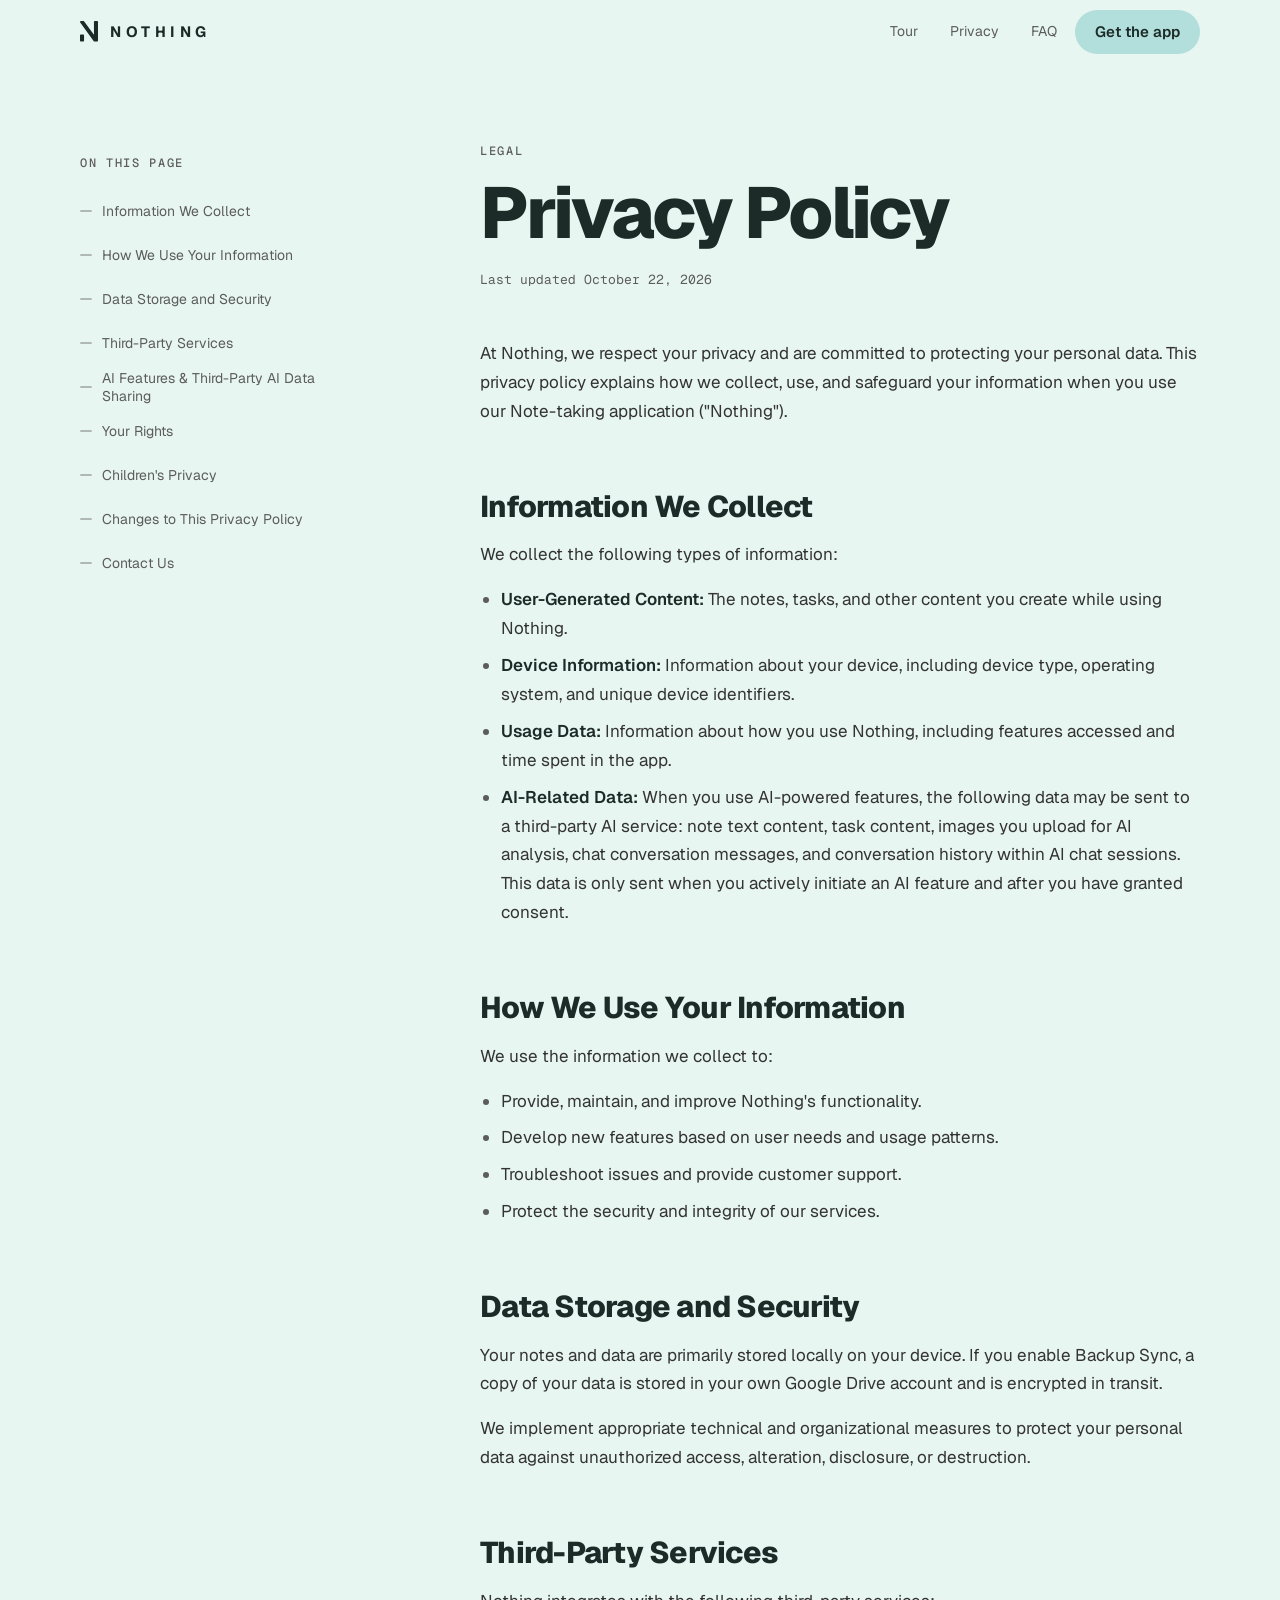
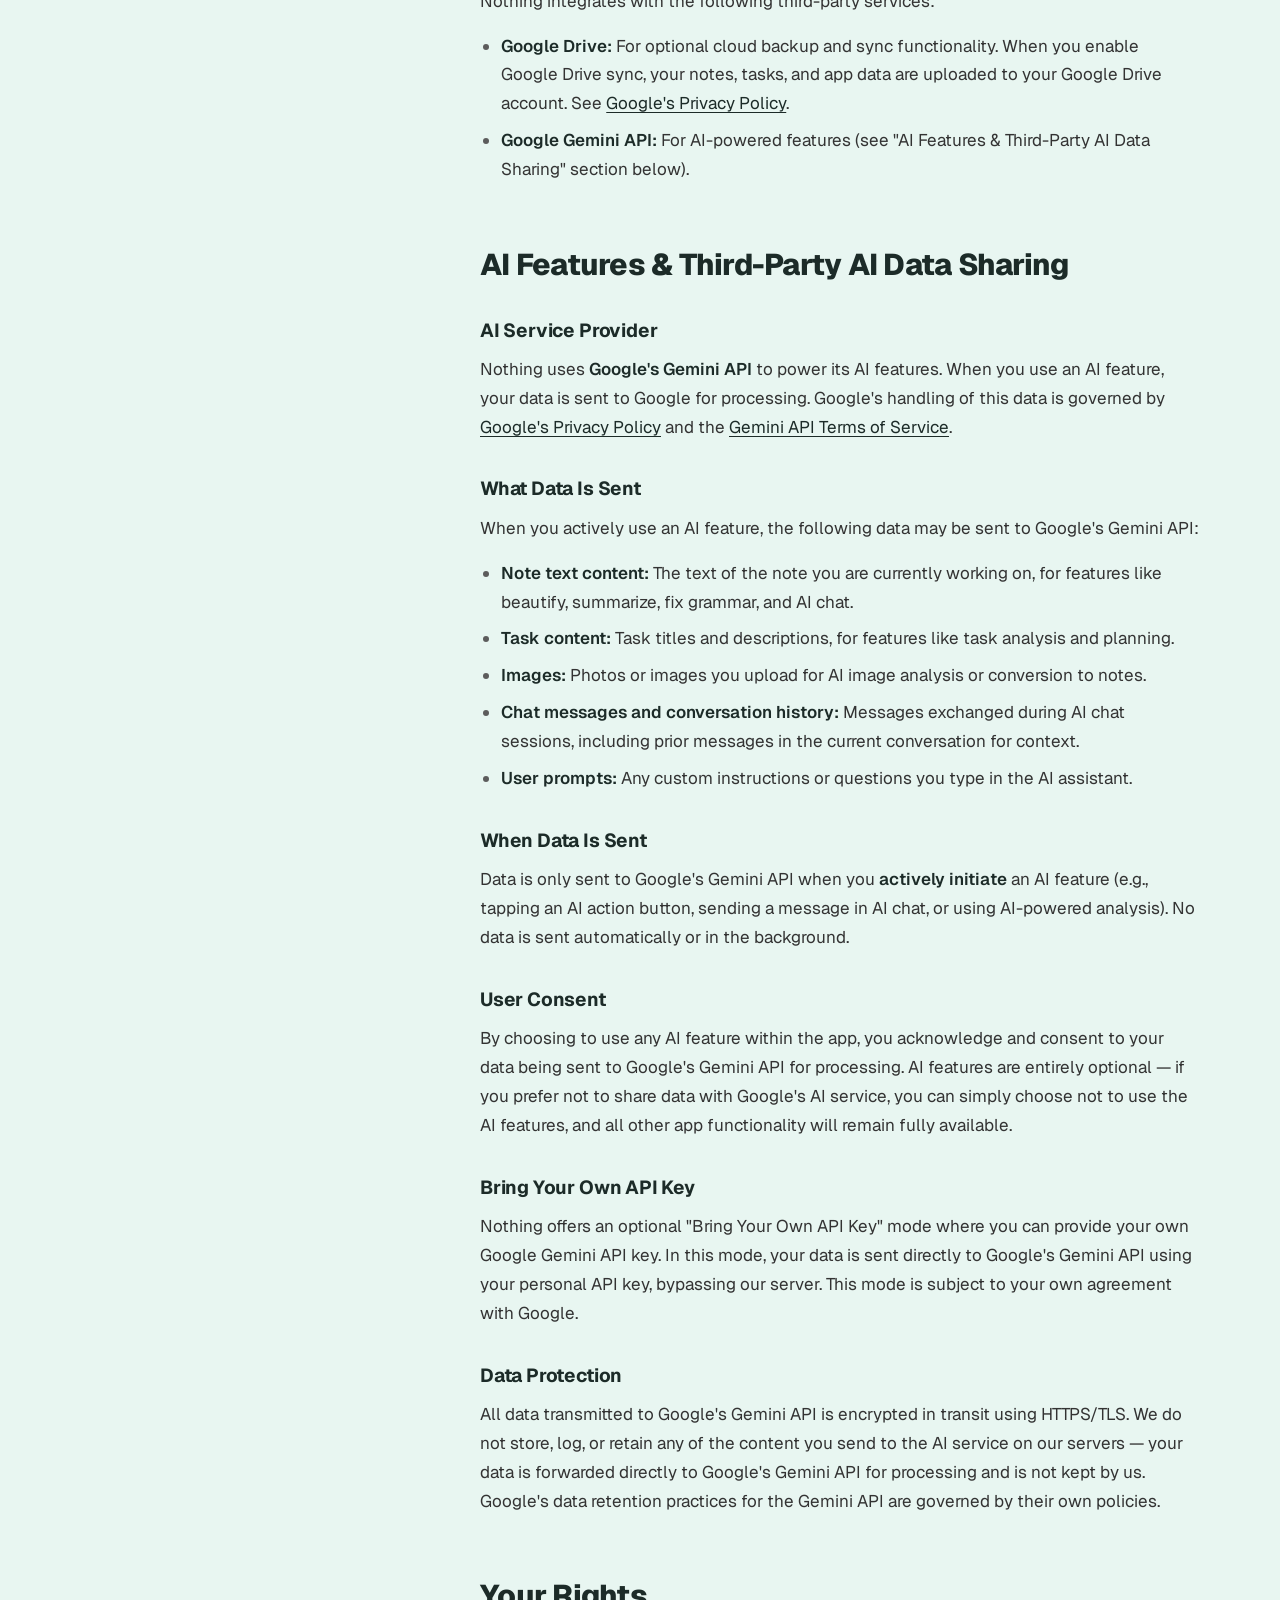
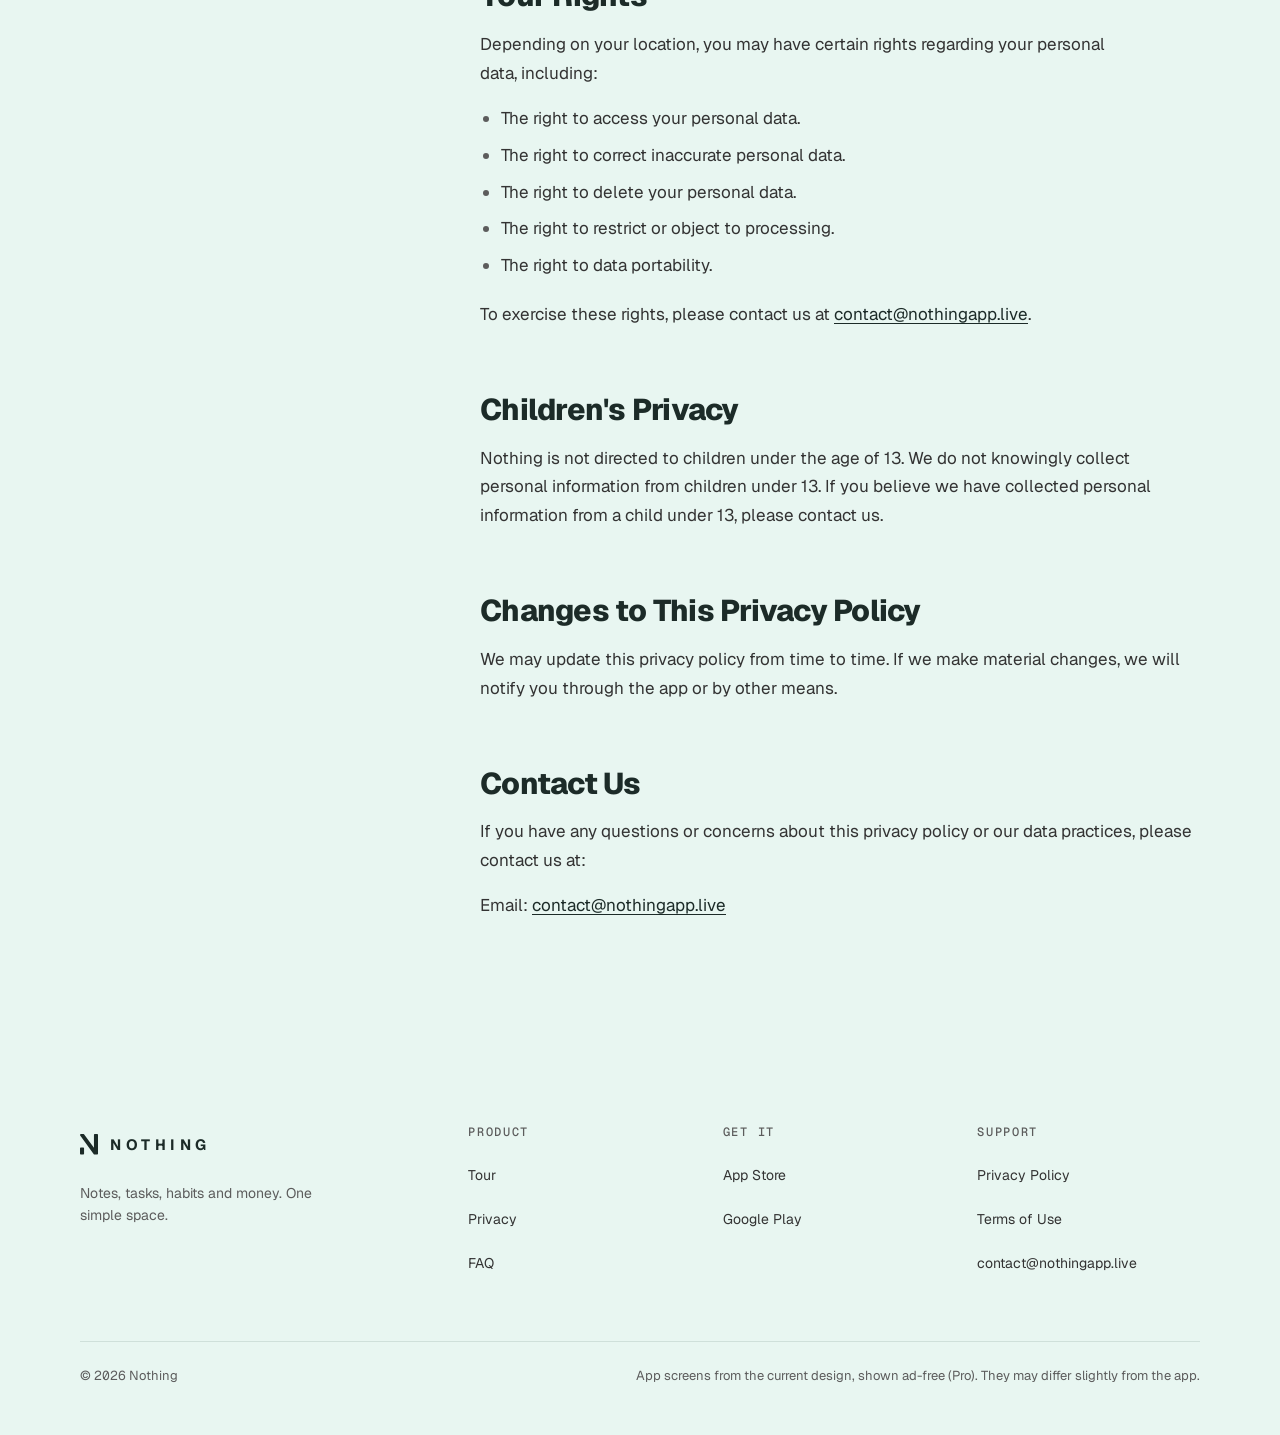
<file: privacy.html>
<!doctype html>
<html lang="en">
<head>
  <meta charset="utf-8" />
  <meta name="viewport" content="width=device-width, initial-scale=1, viewport-fit=cover" />
  <title>Privacy Policy — Nothing</title>
  <meta name="description" content="How Nothing collects, uses and protects your information, including data shared with Google Gemini for AI features." />
  <meta name="robots" content="index, follow, max-image-preview:large, max-snippet:-1" />
  <link rel="canonical" href="https://nothingapp.live/privacy" />
  <meta name="theme-color" content="#E8F6F1" media="(prefers-color-scheme: light)" />
  <meta name="theme-color" content="#101A18" media="(prefers-color-scheme: dark)" />
  <meta name="color-scheme" content="light dark" />
  <meta property="og:type" content="website" />
  <meta property="og:url" content="https://nothingapp.live/privacy" />
  <meta property="og:title" content="Privacy Policy — Nothing" />
  <meta property="og:description" content="How Nothing collects, uses and protects your information, including data shared with Google Gemini for AI features." />
  <meta property="og:image" content="https://nothingapp.live/assets/og.png" />
  <meta property="og:image:type" content="image/png" />
  <meta property="og:image:width" content="1200" />
  <meta property="og:image:height" content="630" />
  <meta property="og:image:alt" content="Your whole day, in Nothing — the app Feed on a phone, with a habit streak, an overdue task and a balance card around it" />
  <meta property="og:site_name" content="Nothing" />
  <meta property="og:locale" content="en_US" />
  <meta name="twitter:card" content="summary_large_image" />
  <meta name="twitter:title" content="Privacy Policy — Nothing" />
  <meta name="twitter:description" content="How Nothing collects, uses and protects your information, including data shared with Google Gemini for AI features." />
  <meta name="twitter:image" content="https://nothingapp.live/assets/og.png" />
  <meta name="twitter:image:alt" content="Your whole day, in Nothing — the app Feed on a phone, with a habit streak, an overdue task and a balance card around it" />
  <link rel="apple-touch-icon" sizes="180x180" href="/apple-touch-icon.png" />
  <link rel="icon" type="image/png" sizes="32x32" href="/favicon-32x32.png" />
  <link rel="icon" type="image/png" sizes="16x16" href="/favicon-16x16.png" />
  <link rel="manifest" href="/site.webmanifest" />
  <link rel="preconnect" href="https://fonts.googleapis.com" />
  <link rel="preconnect" href="https://fonts.gstatic.com" crossorigin />
  <!-- Geist only renders where SF Pro is unavailable, so it loads without blocking the first paint -->
  <link rel="stylesheet" href="https://fonts.googleapis.com/css2?family=Geist:wght@400;500;600;700;800&family=Geist+Mono:wght@500&display=swap" media="print" onload="this.media='all'" />
  <noscript><link rel="stylesheet" href="https://fonts.googleapis.com/css2?family=Geist:wght@400;500;600;700;800&family=Geist+Mono:wght@500&display=swap" /></noscript>
  <link rel="stylesheet" href="assets/legal.css" />
  <!-- compat layer (added in review): each rule applies only outside the browsers the design was tested in,
       so current browsers render the design pixel for pixel -->
  <style>
    /* notched iPhones in landscape (viewport-fit=cover): keep content clear of the sensor housing */
    .container { padding-left: max(var(--gutter), env(safe-area-inset-left)); padding-right: max(var(--gutter), env(safe-area-inset-right)); }
    /* no color-mix() (iOS 16.0–16.1, Chromium < 111): a mix through var() would resolve to transparent */
    @supports not (color: color-mix(in srgb, red, red)) {
      .topnav { background: var(--bg); }
      .pill:hover { background: var(--cta-bg); }
      .store:hover { background: var(--s-bg); }
      .stores > .store + .store { --s-line: var(--muted); }
    }
    /* no alt text on generated content (Safari < 17.4, Firefox < 128): keep the glyphs */
    @supports not (content: "x" / "") {
      .dots > span:not(:last-child)::after { content: "·"; }
      @media (max-width: 1024px) { .toc summary::after { content: "+"; } }
    }
    /* printing with the OS in dark mode: print the light palette, the dark theme's pale text fades on paper */
    @media print {
      :root { --bg: #E8F6F1; --surface: #FFFFFF; --container: #DEECE7; --fg: #1C2B28; --text: #333333; --muted: #5C5C5C; --border: #CFE0DA; --accent: #006B6B; --on-accent: #FFFFFF; --cta-bg: #B2DFDB; --cta-fg: #1C2B28; --bezel: #1C2B28; --glow: #B2DFDB; --shadow: #142D28; }
    }
  </style>
  <script type="application/ld+json">
  {
    "@context": "https://schema.org",
    "@graph": [
      {
        "@type": "WebPage",
        "@id": "https://nothingapp.live/privacy#webpage",
        "url": "https://nothingapp.live/privacy",
        "name": "Privacy Policy — Nothing",
        "description": "How Nothing collects, uses and protects your information, including data shared with Google Gemini for AI features.",
        "inLanguage": "en",
        "dateModified": "2026-10-22",
        "isPartOf": { "@id": "https://nothingapp.live/#website" },
        "about": { "@id": "https://nothingapp.live/#app" },
        "publisher": { "@id": "https://nothingapp.live/#organization" },
        "breadcrumb": { "@id": "https://nothingapp.live/privacy#breadcrumb" }
      },
      {
        "@type": "BreadcrumbList",
        "@id": "https://nothingapp.live/privacy#breadcrumb",
        "itemListElement": [
          { "@type": "ListItem", "position": 1, "name": "Nothing", "item": "https://nothingapp.live/" },
          { "@type": "ListItem", "position": 2, "name": "Privacy Policy", "item": "https://nothingapp.live/privacy" }
        ]
      }
    ]
  }
  </script>
</head>
<body>
  <svg width="0" height="0" style="position:absolute" aria-hidden="true">
    <!-- the app's N mark (docs/design/assets/app/n_logo.svg) — recolour, never redraw -->
    <symbol id="n-mark" viewBox="0 0 50 58"><path fill="currentColor" d="M47.3001378,-3.55271368e-15 C48.0201004,-3.55271368e-15 48.6500676,0.269985961 49.1900395,0.809957882 C49.7300115,1.3499298 50,1.97989705 50,2.69985961 L50,54.3828864 C50,55.102849 49.7300115,55.7328162 49.1900395,56.2727881 C48.6500676,56.81276 48.0201004,57.082746 47.3001378,57.082746 L40.5119194,57.082746 C39.5862532,57.082746 38.8405777,56.7227647 38.2748928,56.0028022 L0.553997166,4.31977537 C0.245441783,3.90836819 0.065451142,3.44553512 0.0140252447,2.93127615 C-0.0374006526,2.41701717 0.0525946677,1.92847115 0.284011206,1.46563807 C0.515427743,1.002805 0.849696076,0.642823716 1.2868162,0.38569423 C1.72393633,0.128564743 2.19962588,-3.55271368e-15 2.71388485,-3.55271368e-15 L9.5021033,-3.55271368e-15 C9.91351047,-3.55271368e-15 10.3249177,0.0899953203 10.7363248,0.269985961 C11.147732,0.449976601 11.4562874,0.719962562 11.661991,1.07994384 L38.7377259,37.8751734 L38.7377259,2.69985961 C38.7377259,1.97989705 38.9948554,1.3499298 39.5091144,0.809957882 C40.0233733,0.269985961 40.6661971,-3.55271368e-15 41.4375855,-3.55271368e-15 L47.3001378,-3.55271368e-15 Z M8.57643714,37.4123403 C9.29639971,37.4123403 9.92636695,37.6694698 10.4663389,38.1837287 C11.0063108,38.6979877 11.2762968,39.3408114 11.2762968,40.1121999 L11.2762968,54.3828864 C11.2762968,55.102849 11.0063108,55.7328162 10.4663389,56.2727881 C9.92636695,56.81276 9.29639971,57.082746 8.57643714,57.082746 L2.71388485,57.082746 C1.99392229,57.082746 1.36395505,56.81276 0.823983127,56.2727881 C0.284011206,55.7328162 0.0140252447,55.102849 0.0140252447,54.3828864 L0.0140252447,40.1121999 C0.0140252447,39.3408114 0.284011206,38.6979877 0.823983127,38.1837287 C1.36395505,37.6694698 1.99392229,37.4123403 2.71388485,37.4123403 L8.57643714,37.4123403 Z"/></symbol>
    <symbol id="i-apple" viewBox="0 0 16 16"><path fill="currentColor" d="M11.182.008C11.148-.03 9.923.023 8.857 1.18c-1.066 1.156-.902 2.482-.878 2.516.024.034 1.52.087 2.475-1.258.955-1.345.762-2.391.728-2.43Zm3.314 11.733c-.048-.096-2.325-1.234-2.113-3.422.212-2.189 1.675-2.789 1.698-2.854.023-.065-.597-.79-1.254-1.157a3.692 3.692 0 0 0-1.563-.434c-.108-.003-.483-.095-1.254.116-.508.139-1.653.589-1.968.607-.316.018-1.256-.522-2.267-.665-.647-.125-1.333.131-1.824.328-.49.196-1.422.754-2.074 2.237-.652 1.482-.311 3.83-.067 4.56.244.729.625 1.924 1.273 2.796.576.984 1.34 1.667 1.659 1.899.319.232 1.219.386 1.843.067.502-.308 1.408-.485 1.766-.472.357.013 1.061.154 1.782.539.571.197 1.111.115 1.652-.105.541-.221 1.324-1.059 2.238-2.758.347-.79.505-1.217.473-1.282Z"/></symbol>
    <symbol id="i-play" viewBox="0 0 16 16"><path fill="currentColor" d="M14.222 9.374c1.037-.61 1.037-2.137 0-2.748L11.528 5.04 8.32 8l3.207 2.96 2.694-1.586Zm-3.595 2.116L7.583 8.68 1.03 14.73c.201 1.029 1.36 1.61 2.303 1.055l7.294-4.295ZM1 13.396V2.603L6.846 8 1 13.396ZM1.03 1.27l6.553 6.05 3.044-2.81L3.333.215C2.39-.341 1.231.24 1.03 1.27Z"/></symbol>
    <symbol id="i-info" viewBox="0 0 16 16"><circle cx="8" cy="8" r="6.5" fill="none" stroke="currentColor" stroke-width="1.3"/><path d="M8 7.2V11M8 5.1v.1" stroke="currentColor" stroke-width="1.5" stroke-linecap="round"/></symbol>
  </svg>

  <a class="skip" href="#content">Skip to content</a>

  <!-- ─── NAV ─────────────────────────────────────────────────────── -->
  <header class="topnav" id="topnav">
    <div class="container topnav-inner">
      <a href="/" class="brand" aria-label="Nothing — home page">
        <svg aria-hidden="true"><use href="#n-mark"/></svg>
        <span class="wordmark">NOTHING</span>
      </a>
      <nav aria-label="Main">
        <a class="link" href="/#tour">Tour</a>
        <a class="link" href="/#privacy">Privacy</a>
        <a class="link" href="/#faq">FAQ</a>
        <a class="pill" href="/#download">Get the app</a>
      </nav>
    </div>
  </header>

  <main id="content" class="legal" data-od-id="privacy-page">
    <div class="container legal-grid">
      <details class="toc" id="toc" data-od-id="privacy-toc">
        <summary>On this page</summary>
        <nav aria-label="Privacy Policy sections">
          <ol>
            <li><a href="#information-we-collect">Information We Collect</a></li>
            <li><a href="#how-we-use-your-information">How We Use Your Information</a></li>
            <li><a href="#data-storage-and-security">Data Storage and Security</a></li>
            <li><a href="#third-party-services">Third-Party Services</a></li>
            <li><a href="#ai-features-third-party-ai-data-sharing">AI Features & Third-Party AI Data Sharing</a></li>
            <li><a href="#your-rights">Your Rights</a></li>
            <li><a href="#children-s-privacy">Children's Privacy</a></li>
            <li><a href="#changes-to-this-privacy-policy">Changes to This Privacy Policy</a></li>
            <li><a href="#contact-us">Contact Us</a></li>
          </ol>
        </nav>
      </details>
      <article class="legal-body" data-od-id="privacy-body">
        <p class="eyebrow">Legal</p>
        <h1 data-od-id="privacy-title">Privacy Policy</h1>
        <p class="updated">Last updated <time datetime="2026-10-22">October 22, 2026</time></p>

        <p>At Nothing, we respect your privacy and are committed to protecting your personal data. This privacy policy explains how we collect, use, and safeguard your information when you use our Note-taking application ("Nothing").</p>
        
        <h2 id="information-we-collect" data-od-id="privacy-information-we-collect">Information We Collect</h2>
        
        <p>We collect the following types of information:</p>
        
        <ul>
            <li><strong>User-Generated Content:</strong> The notes, tasks, and other content you create while using Nothing.</li>
            <li><strong>Device Information:</strong> Information about your device, including device type, operating system, and unique device identifiers.</li>
            <li><strong>Usage Data:</strong> Information about how you use Nothing, including features accessed and time spent in the app.</li>
            <li><strong>AI-Related Data:</strong> When you use AI-powered features, the following data may be sent to a third-party AI service: note text content, task content, images you upload for AI analysis, chat conversation messages, and conversation history within AI chat sessions. This data is only sent when you actively initiate an AI feature and after you have granted consent.</li>
        </ul>
        
        <h2 id="how-we-use-your-information" data-od-id="privacy-how-we-use-your-information">How We Use Your Information</h2>
        
        <p>We use the information we collect to:</p>
        
        <ul>
            <li>Provide, maintain, and improve Nothing's functionality.</li>
            <li>Develop new features based on user needs and usage patterns.</li>
            <li>Troubleshoot issues and provide customer support.</li>
            <li>Protect the security and integrity of our services.</li>
        </ul>
        
        <h2 id="data-storage-and-security" data-od-id="privacy-data-storage-and-security">Data Storage and Security</h2>
        
        <p>Your notes and data are primarily stored locally on your device. If you enable Backup Sync, a copy of your data is stored in your own Google Drive account and is encrypted in transit.</p>
        
        <p>We implement appropriate technical and organizational measures to protect your personal data against unauthorized access, alteration, disclosure, or destruction.</p>
        
        <h2 id="third-party-services" data-od-id="privacy-third-party-services">Third-Party Services</h2>
        
        <p>Nothing integrates with the following third-party services:</p>
        
        <ul>
            <li><strong>Google Drive:</strong> For optional cloud backup and sync functionality. When you enable Google Drive sync, your notes, tasks, and app data are uploaded to your Google Drive account. See <a href="https://policies.google.com/privacy" target="_blank" rel="noopener noreferrer">Google's Privacy Policy</a>.</li>
            <li><strong>Google Gemini API:</strong> For AI-powered features (see "AI Features & Third-Party AI Data Sharing" section below).</li>
        </ul>
        
        <h2 id="ai-features-third-party-ai-data-sharing" data-od-id="privacy-ai-features-third-party-ai-data-sharing">AI Features & Third-Party AI Data Sharing</h2>
        
        <h3>AI Service Provider</h3>
        <p>Nothing uses <strong>Google's Gemini API</strong> to power its AI features. When you use an AI feature, your data is sent to Google for processing. Google's handling of this data is governed by <a href="https://policies.google.com/privacy" target="_blank" rel="noopener noreferrer">Google's Privacy Policy</a> and the <a href="https://ai.google.dev/gemini-api/terms" target="_blank" rel="noopener noreferrer">Gemini API Terms of Service</a>.</p>
        
        <h3>What Data Is Sent</h3>
        <p>When you actively use an AI feature, the following data may be sent to Google's Gemini API:</p>
        <ul>
            <li><strong>Note text content:</strong> The text of the note you are currently working on, for features like beautify, summarize, fix grammar, and AI chat.</li>
            <li><strong>Task content:</strong> Task titles and descriptions, for features like task analysis and planning.</li>
            <li><strong>Images:</strong> Photos or images you upload for AI image analysis or conversion to notes.</li>
            <li><strong>Chat messages and conversation history:</strong> Messages exchanged during AI chat sessions, including prior messages in the current conversation for context.</li>
            <li><strong>User prompts:</strong> Any custom instructions or questions you type in the AI assistant.</li>
        </ul>
        
        <h3>When Data Is Sent</h3>
        <p>Data is only sent to Google's Gemini API when you <strong>actively initiate</strong> an AI feature (e.g., tapping an AI action button, sending a message in AI chat, or using AI-powered analysis). No data is sent automatically or in the background.</p>
        
        <h3>User Consent</h3>
        <p>By choosing to use any AI feature within the app, you acknowledge and consent to your data being sent to Google's Gemini API for processing. AI features are entirely optional — if you prefer not to share data with Google's AI service, you can simply choose not to use the AI features, and all other app functionality will remain fully available.</p>
        
        <h3>Bring Your Own API Key</h3>
        <p>Nothing offers an optional "Bring Your Own API Key" mode where you can provide your own Google Gemini API key. In this mode, your data is sent directly to Google's Gemini API using your personal API key, bypassing our server. This mode is subject to your own agreement with Google.</p>
        
        <h3>Data Protection</h3>
        <p>All data transmitted to Google's Gemini API is encrypted in transit using HTTPS/TLS. We do not store, log, or retain any of the content you send to the AI service on our servers — your data is forwarded directly to Google's Gemini API for processing and is not kept by us. Google's data retention practices for the Gemini API are governed by their own policies.</p>
        
        <h2 id="your-rights" data-od-id="privacy-your-rights">Your Rights</h2>
        
        <p>Depending on your location, you may have certain rights regarding your personal data, including:</p>
        
        <ul>
            <li>The right to access your personal data.</li>
            <li>The right to correct inaccurate personal data.</li>
            <li>The right to delete your personal data.</li>
            <li>The right to restrict or object to processing.</li>
            <li>The right to data portability.</li>
        </ul>
        
        <p>To exercise these rights, please contact us at <a href="mailto:contact@nothingapp.live">contact@nothingapp.live</a>.</p>
        
        <h2 id="children-s-privacy" data-od-id="privacy-children-s-privacy">Children's Privacy</h2>
        
        <p>Nothing is not directed to children under the age of 13. We do not knowingly collect personal information from children under 13. If you believe we have collected personal information from a child under 13, please contact us.</p>
        
        <h2 id="changes-to-this-privacy-policy" data-od-id="privacy-changes-to-this-privacy-policy">Changes to This Privacy Policy</h2>
        
        <p>We may update this privacy policy from time to time. If we make material changes, we will notify you through the app or by other means.</p>
        
        <h2 id="contact-us" data-od-id="privacy-contact-us">Contact Us</h2>
        
        <p>If you have any questions or concerns about this privacy policy or our data practices, please contact us at:</p>
        
        <p>Email: <a href="mailto:contact@nothingapp.live">contact@nothingapp.live</a></p>
      </article>
    </div>
  </main>

  <!-- ─── FOOTER ──────────────────────────────────────────────────── -->
  <footer class="foot">
    <div class="container">
      <div class="foot-grid">
        <div>
          <a href="/" class="brand" aria-label="Nothing — home page"><svg aria-hidden="true"><use href="#n-mark"/></svg><span class="wordmark">NOTHING</span></a>
          <p class="tag">Notes, tasks, habits and money. One simple space.</p>
        </div>
        <div>
          <h2 class="foot-h">Product</h2>
          <ul><li><a href="/#tour">Tour</a></li><li><a href="/#privacy">Privacy</a></li><li><a href="/#faq">FAQ</a></li></ul>
        </div>
        <div>
          <h2 class="foot-h">Get it</h2>
          <ul><li><a href="https://apps.apple.com/app/id6759426644" target="_blank" rel="noopener">App Store</a></li><li><a href="https://play.google.com/store/apps/details?id=live.nothingapp" target="_blank" rel="noopener">Google Play</a></li></ul>
        </div>
        <div>
          <h2 class="foot-h">Support</h2>
          <ul><li><a href="/privacy" aria-current="page">Privacy Policy</a></li><li><a href="/terms">Terms of Use</a></li><li><a href="mailto:contact@nothingapp.live">contact@nothingapp.live</a></li></ul>
        </div>
      </div>
      <div class="foot-base">
        <span>© <span class="num">2026</span> Nothing</span>
        <span>App screens from the current design, shown ad-free (Pro). They may differ slightly from the app.</span>
      </div>
    </div>
  </footer>

  <script>
  /* 1 js flag · 2 nav hairline · 3 contents open on wide screens, close after a jump on narrow ones · 4 section spy */
  (function () {
    document.documentElement.classList.add('js');
    var nav = document.getElementById('topnav');
    var toc = document.getElementById('toc');
    var wide = window.matchMedia('(min-width: 1025px)');
    function fit() { toc.open = wide.matches; }   // open beside the text on wide screens, folded away on narrow ones
    fit(); wide.addEventListener && wide.addEventListener('change', fit);
    toc.addEventListener('click', function (e) {
      if (e.target.closest('summary') && wide.matches) e.preventDefault();   // the list stays open beside the text
      if (e.target.closest('a') && !wide.matches) toc.open = false;
    });
    var links = [].slice.call(toc.querySelectorAll('a'));
    var heads = links.map(function (a) { return document.getElementById(a.hash.slice(1)); });
    // a contents jump parks its heading below the page's scroll-padding plus the heading's own scroll-margin
    var reach = (parseFloat(getComputedStyle(document.documentElement).scrollPaddingTop) || 0) + (parseFloat(getComputedStyle(heads[0]).scrollMarginTop) || 0) + 8;
    var ticking = false;
    function spy() {
      ticking = false;
      nav.classList.toggle('is-scrolled', window.scrollY > 8);
      var line = Math.max(nav.offsetHeight + 96, reach), pick = -1;
      heads.forEach(function (h, n) { if (h.getBoundingClientRect().top <= line) pick = n; });
      if (window.innerHeight + window.scrollY >= document.documentElement.scrollHeight - 2) pick = heads.length - 1;   // the last sections can't scroll up to the line
      links.forEach(function (a, n) { if (n === pick) a.setAttribute('aria-current', 'true'); else a.removeAttribute('aria-current'); });
    }
    window.addEventListener('scroll', function () { if (!ticking) { ticking = true; requestAnimationFrame(spy); } }, { passive: true });
    spy();
  })();
  </script>
</body>
</html>
</file>
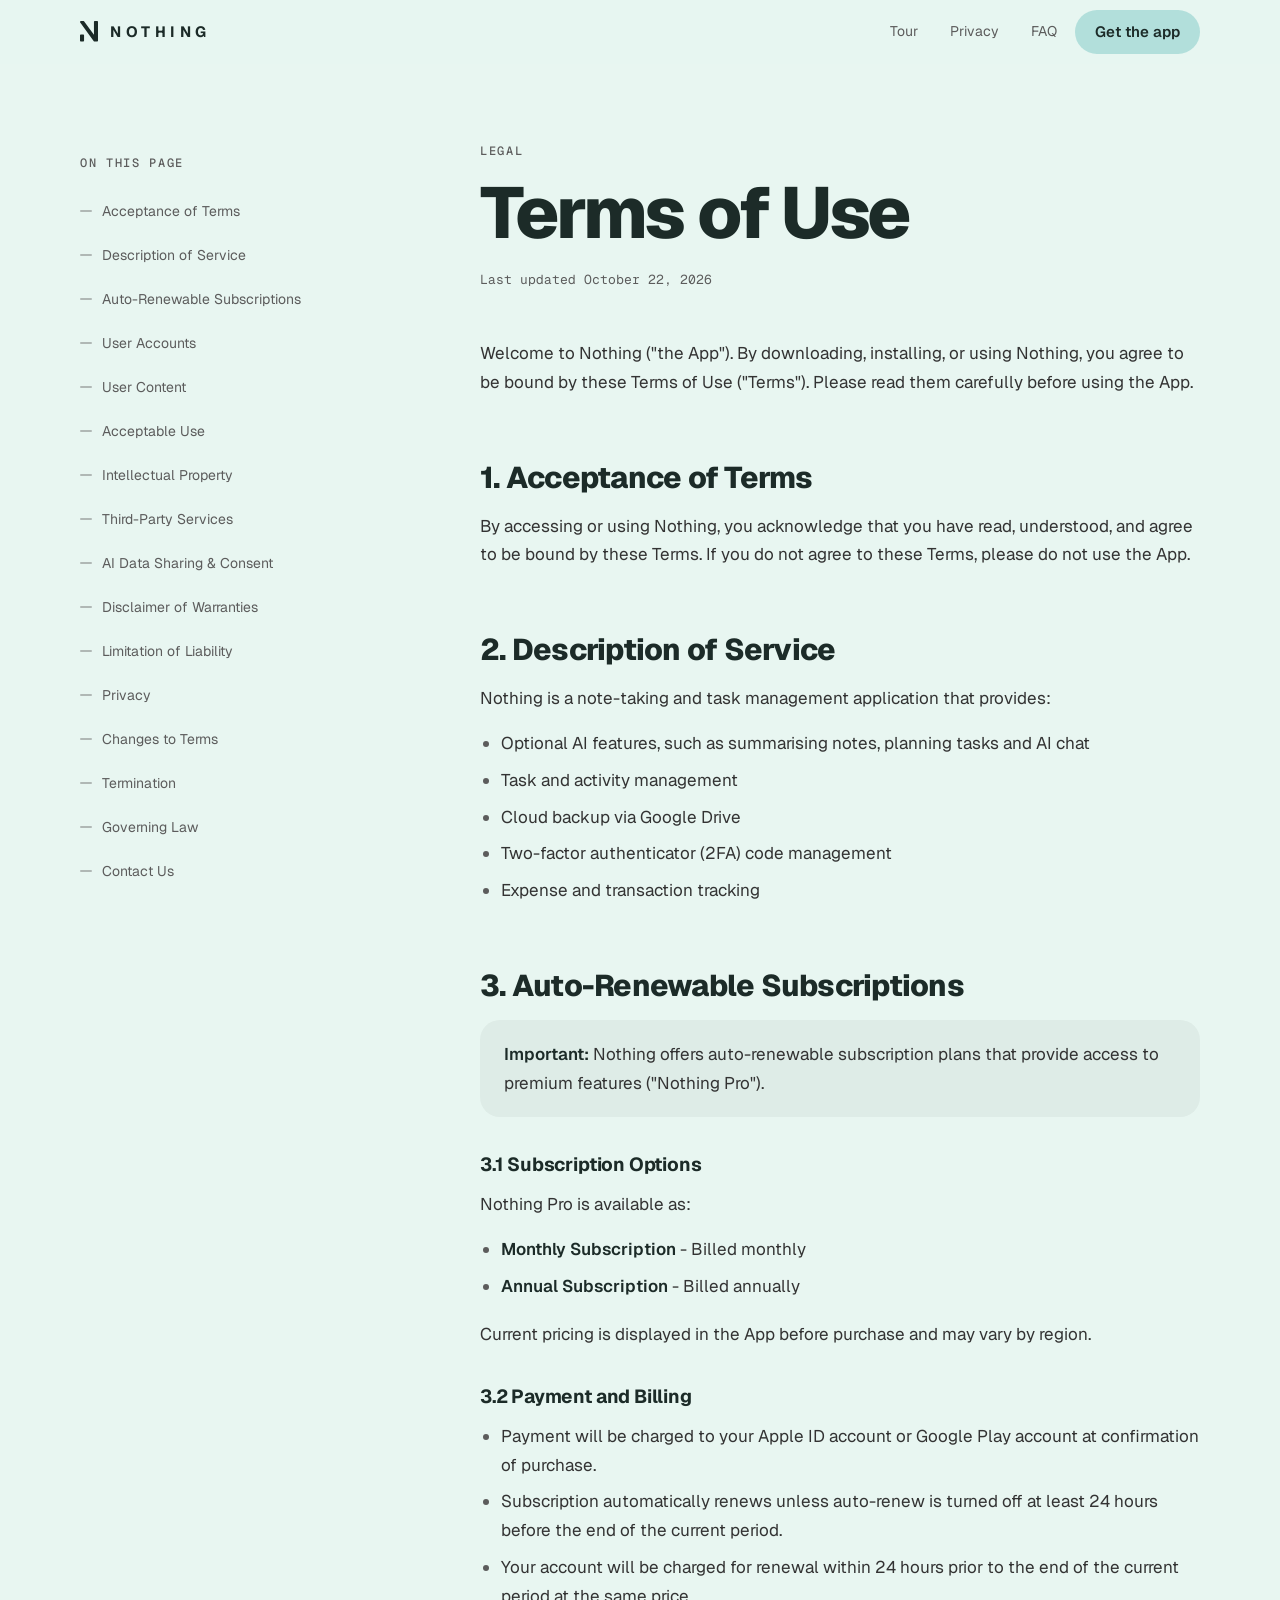
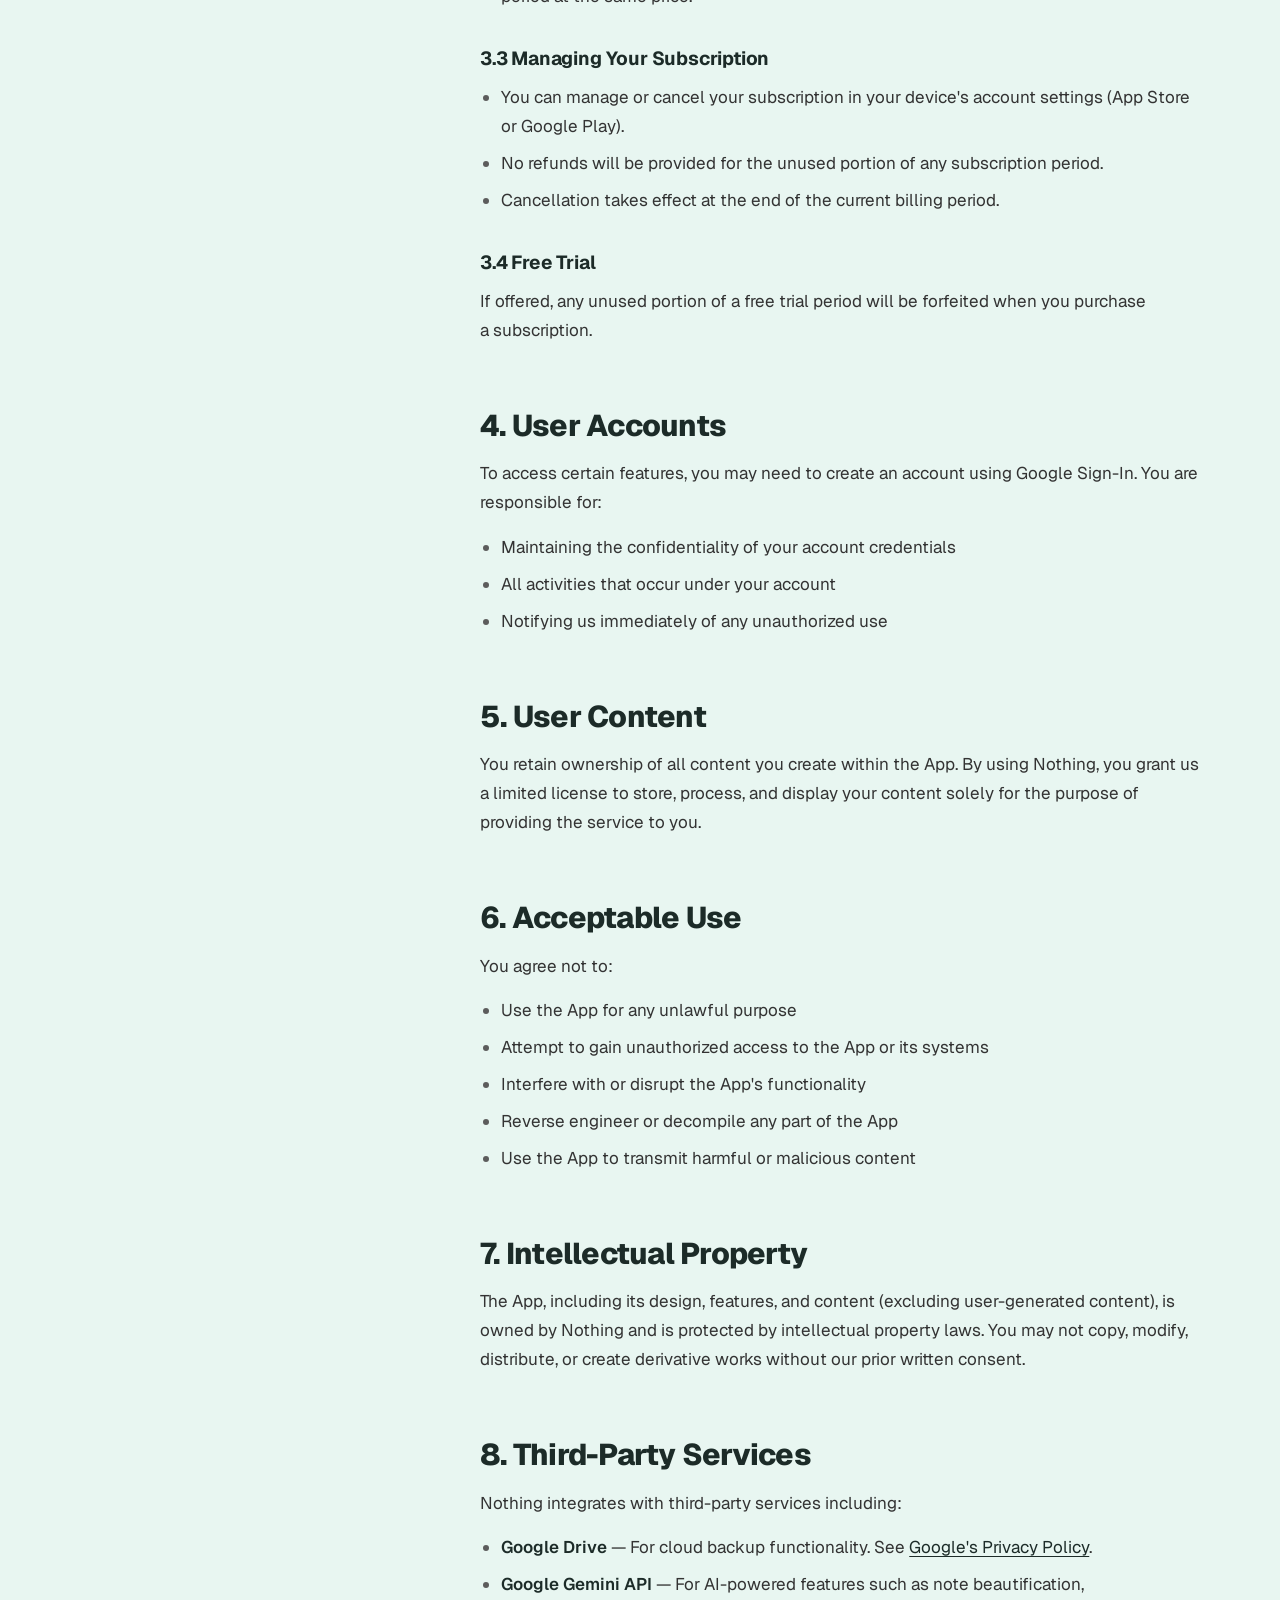
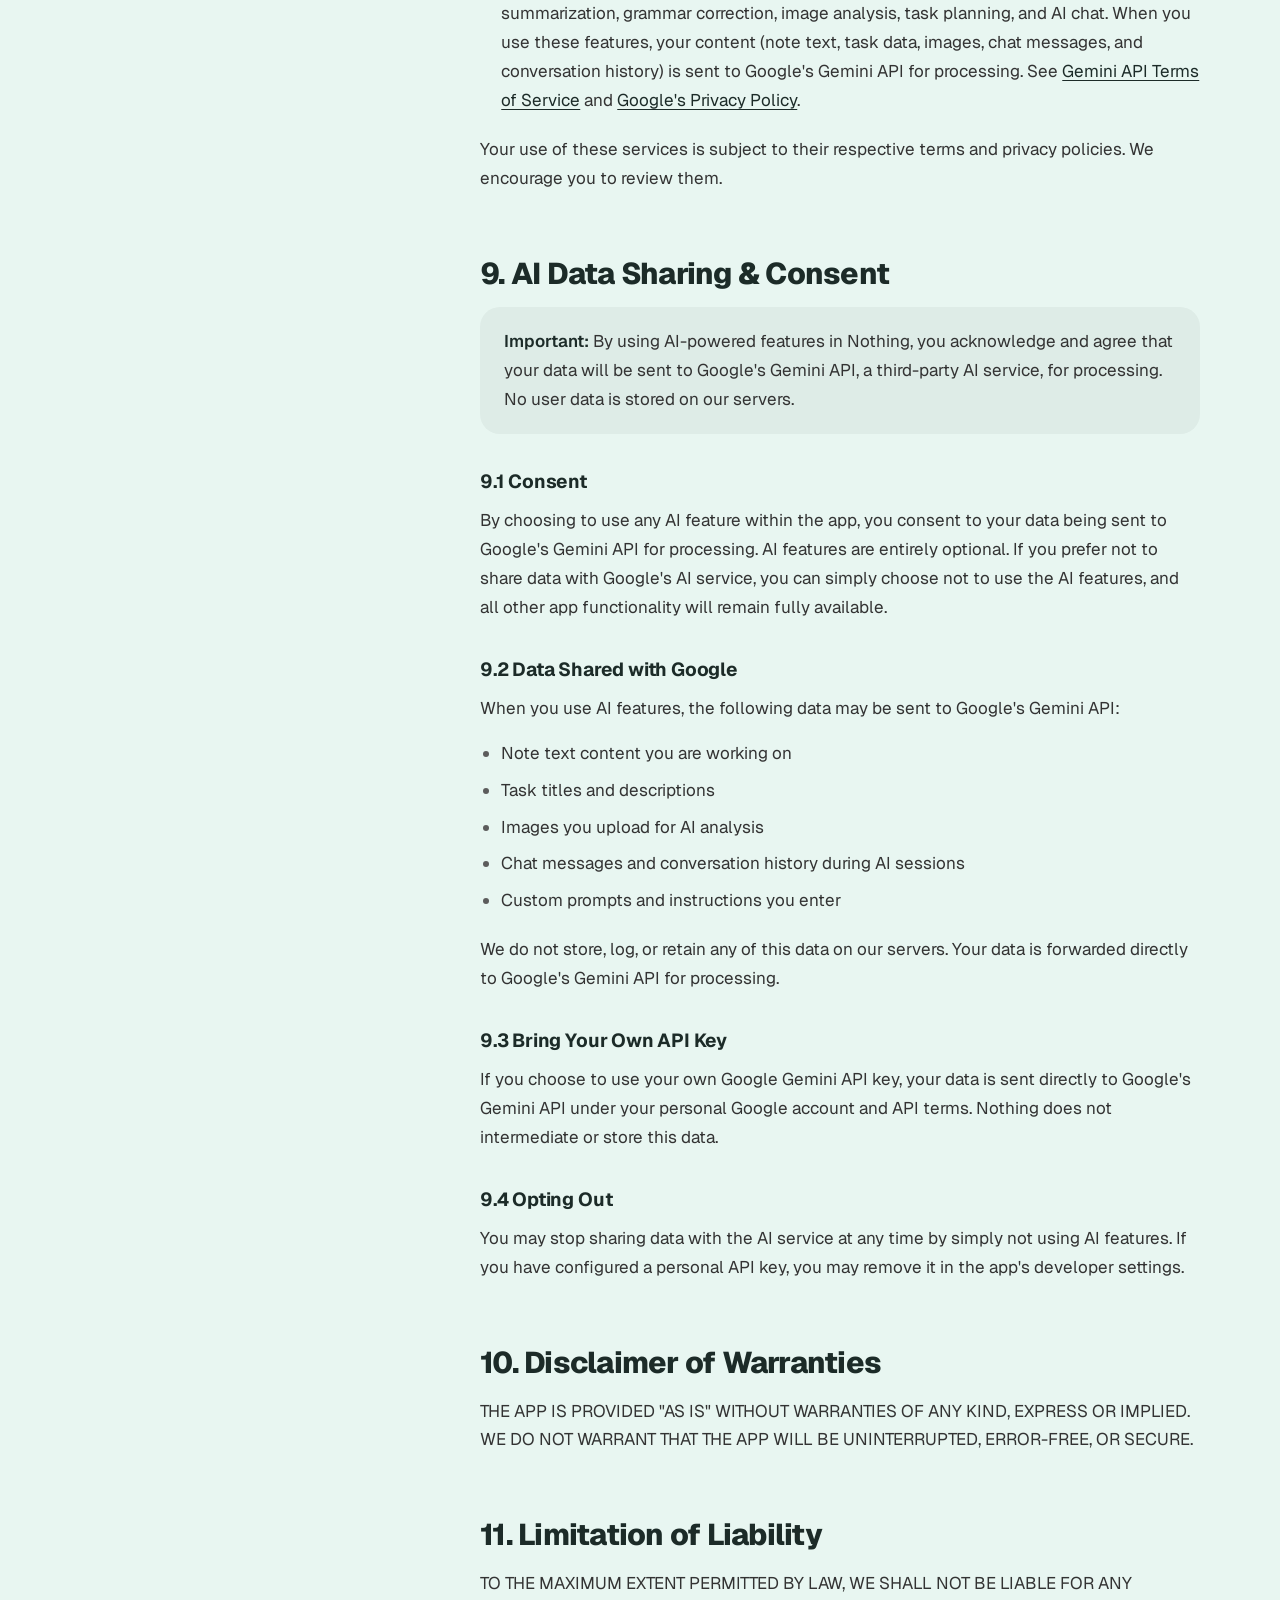
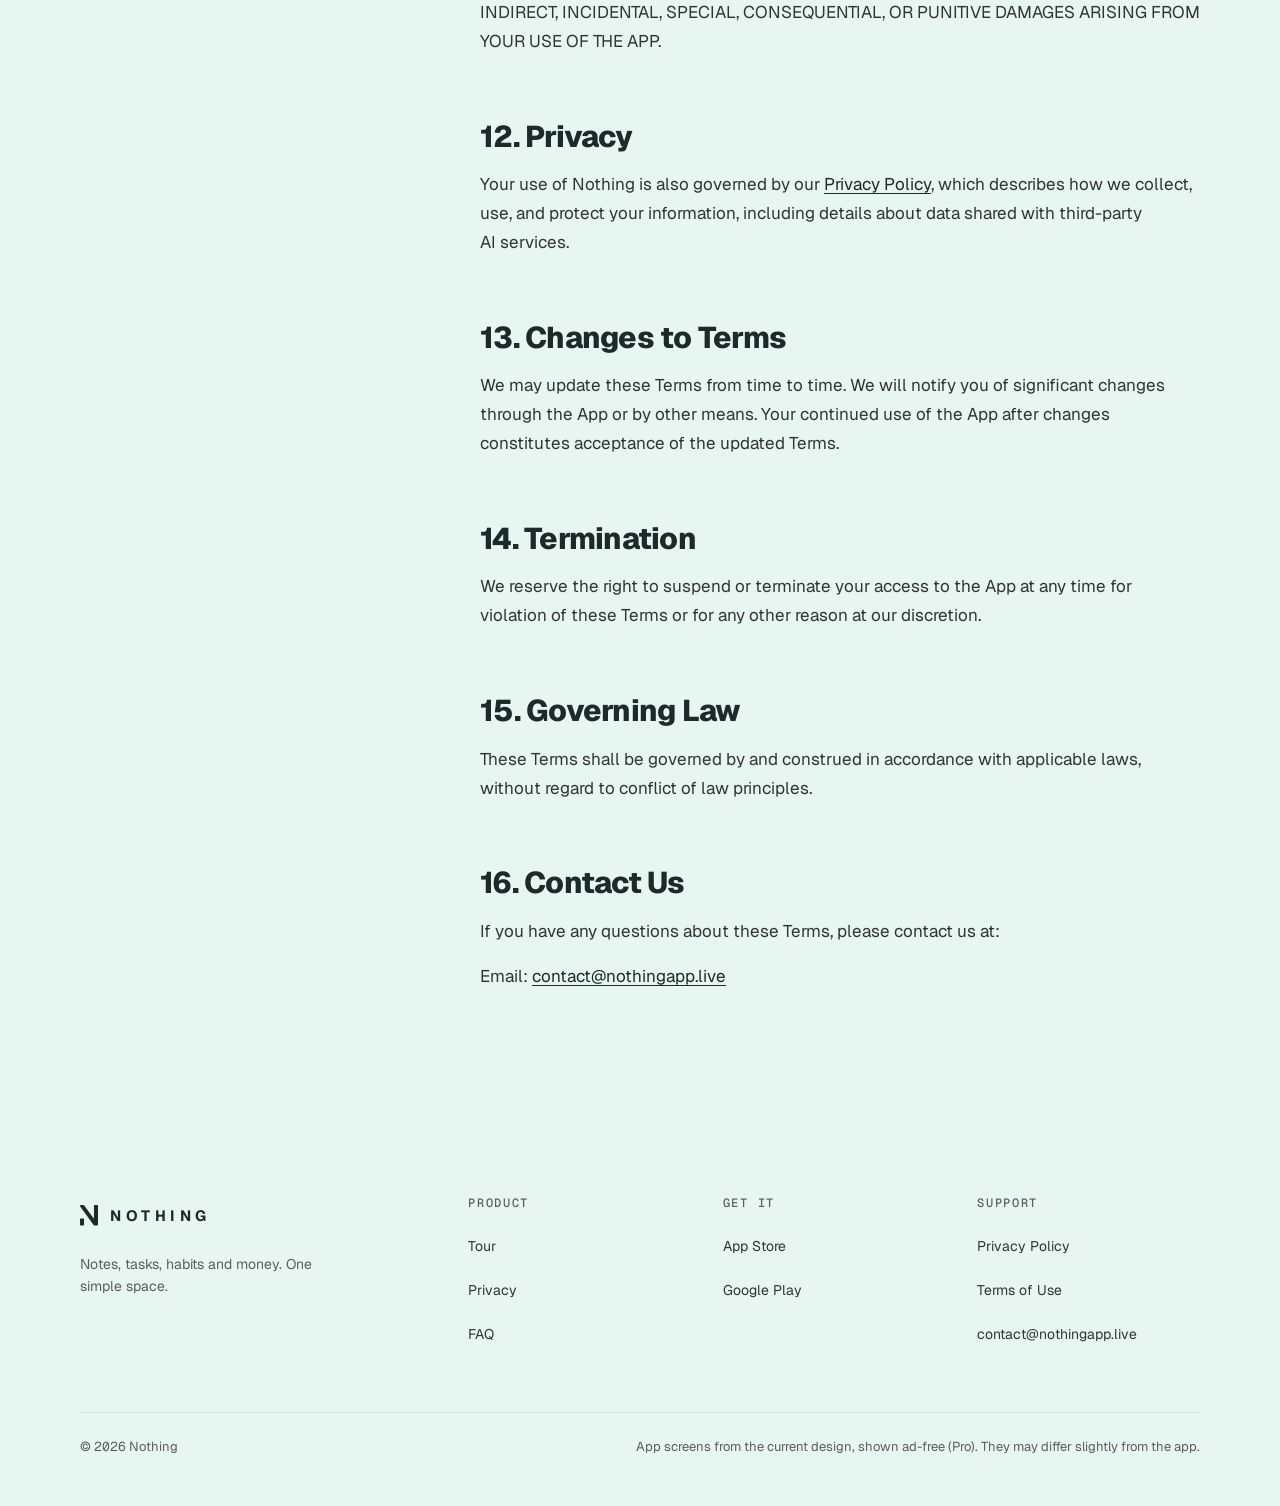
<file: terms.html>
<!doctype html>
<html lang="en">
<head>
  <meta charset="utf-8" />
  <meta name="viewport" content="width=device-width, initial-scale=1, viewport-fit=cover" />
  <title>Terms of Use — Nothing</title>
  <meta name="description" content="The terms for using Nothing, including Nothing Pro subscriptions and AI data sharing." />
  <meta name="robots" content="index, follow, max-image-preview:large, max-snippet:-1" />
  <link rel="canonical" href="https://nothingapp.live/terms" />
  <meta name="theme-color" content="#E8F6F1" media="(prefers-color-scheme: light)" />
  <meta name="theme-color" content="#101A18" media="(prefers-color-scheme: dark)" />
  <meta name="color-scheme" content="light dark" />
  <meta property="og:type" content="website" />
  <meta property="og:url" content="https://nothingapp.live/terms" />
  <meta property="og:title" content="Terms of Use — Nothing" />
  <meta property="og:description" content="The terms for using Nothing, including Nothing Pro subscriptions and AI data sharing." />
  <meta property="og:image" content="https://nothingapp.live/assets/og.png" />
  <meta property="og:image:type" content="image/png" />
  <meta property="og:image:width" content="1200" />
  <meta property="og:image:height" content="630" />
  <meta property="og:image:alt" content="Your whole day, in Nothing — the app Feed on a phone, with a habit streak, an overdue task and a balance card around it" />
  <meta property="og:site_name" content="Nothing" />
  <meta property="og:locale" content="en_US" />
  <meta name="twitter:card" content="summary_large_image" />
  <meta name="twitter:title" content="Terms of Use — Nothing" />
  <meta name="twitter:description" content="The terms for using Nothing, including Nothing Pro subscriptions and AI data sharing." />
  <meta name="twitter:image" content="https://nothingapp.live/assets/og.png" />
  <meta name="twitter:image:alt" content="Your whole day, in Nothing — the app Feed on a phone, with a habit streak, an overdue task and a balance card around it" />
  <link rel="apple-touch-icon" sizes="180x180" href="/apple-touch-icon.png" />
  <link rel="icon" type="image/png" sizes="32x32" href="/favicon-32x32.png" />
  <link rel="icon" type="image/png" sizes="16x16" href="/favicon-16x16.png" />
  <link rel="manifest" href="/site.webmanifest" />
  <link rel="preconnect" href="https://fonts.googleapis.com" />
  <link rel="preconnect" href="https://fonts.gstatic.com" crossorigin />
  <!-- Geist only renders where SF Pro is unavailable, so it loads without blocking the first paint -->
  <link rel="stylesheet" href="https://fonts.googleapis.com/css2?family=Geist:wght@400;500;600;700;800&family=Geist+Mono:wght@500&display=swap" media="print" onload="this.media='all'" />
  <noscript><link rel="stylesheet" href="https://fonts.googleapis.com/css2?family=Geist:wght@400;500;600;700;800&family=Geist+Mono:wght@500&display=swap" /></noscript>
  <link rel="stylesheet" href="assets/legal.css" />
  <!-- compat layer (added in review): each rule applies only outside the browsers the design was tested in,
       so current browsers render the design pixel for pixel -->
  <style>
    /* notched iPhones in landscape (viewport-fit=cover): keep content clear of the sensor housing */
    .container { padding-left: max(var(--gutter), env(safe-area-inset-left)); padding-right: max(var(--gutter), env(safe-area-inset-right)); }
    /* no color-mix() (iOS 16.0–16.1, Chromium < 111): a mix through var() would resolve to transparent */
    @supports not (color: color-mix(in srgb, red, red)) {
      .topnav { background: var(--bg); }
      .pill:hover { background: var(--cta-bg); }
      .store:hover { background: var(--s-bg); }
      .stores > .store + .store { --s-line: var(--muted); }
    }
    /* no alt text on generated content (Safari < 17.4, Firefox < 128): keep the glyphs */
    @supports not (content: "x" / "") {
      .dots > span:not(:last-child)::after { content: "·"; }
      @media (max-width: 1024px) { .toc summary::after { content: "+"; } }
    }
    /* printing with the OS in dark mode: print the light palette, the dark theme's pale text fades on paper */
    @media print {
      :root { --bg: #E8F6F1; --surface: #FFFFFF; --container: #DEECE7; --fg: #1C2B28; --text: #333333; --muted: #5C5C5C; --border: #CFE0DA; --accent: #006B6B; --on-accent: #FFFFFF; --cta-bg: #B2DFDB; --cta-fg: #1C2B28; --bezel: #1C2B28; --glow: #B2DFDB; --shadow: #142D28; }
    }
  </style>
  <script type="application/ld+json">
  {
    "@context": "https://schema.org",
    "@graph": [
      {
        "@type": "WebPage",
        "@id": "https://nothingapp.live/terms#webpage",
        "url": "https://nothingapp.live/terms",
        "name": "Terms of Use — Nothing",
        "description": "The terms for using Nothing, including Nothing Pro subscriptions and AI data sharing.",
        "inLanguage": "en",
        "dateModified": "2026-10-22",
        "isPartOf": { "@id": "https://nothingapp.live/#website" },
        "about": { "@id": "https://nothingapp.live/#app" },
        "publisher": { "@id": "https://nothingapp.live/#organization" },
        "breadcrumb": { "@id": "https://nothingapp.live/terms#breadcrumb" }
      },
      {
        "@type": "BreadcrumbList",
        "@id": "https://nothingapp.live/terms#breadcrumb",
        "itemListElement": [
          { "@type": "ListItem", "position": 1, "name": "Nothing", "item": "https://nothingapp.live/" },
          { "@type": "ListItem", "position": 2, "name": "Terms of Use", "item": "https://nothingapp.live/terms" }
        ]
      }
    ]
  }
  </script>
</head>
<body>
  <svg width="0" height="0" style="position:absolute" aria-hidden="true">
    <!-- the app's N mark (docs/design/assets/app/n_logo.svg) — recolour, never redraw -->
    <symbol id="n-mark" viewBox="0 0 50 58"><path fill="currentColor" d="M47.3001378,-3.55271368e-15 C48.0201004,-3.55271368e-15 48.6500676,0.269985961 49.1900395,0.809957882 C49.7300115,1.3499298 50,1.97989705 50,2.69985961 L50,54.3828864 C50,55.102849 49.7300115,55.7328162 49.1900395,56.2727881 C48.6500676,56.81276 48.0201004,57.082746 47.3001378,57.082746 L40.5119194,57.082746 C39.5862532,57.082746 38.8405777,56.7227647 38.2748928,56.0028022 L0.553997166,4.31977537 C0.245441783,3.90836819 0.065451142,3.44553512 0.0140252447,2.93127615 C-0.0374006526,2.41701717 0.0525946677,1.92847115 0.284011206,1.46563807 C0.515427743,1.002805 0.849696076,0.642823716 1.2868162,0.38569423 C1.72393633,0.128564743 2.19962588,-3.55271368e-15 2.71388485,-3.55271368e-15 L9.5021033,-3.55271368e-15 C9.91351047,-3.55271368e-15 10.3249177,0.0899953203 10.7363248,0.269985961 C11.147732,0.449976601 11.4562874,0.719962562 11.661991,1.07994384 L38.7377259,37.8751734 L38.7377259,2.69985961 C38.7377259,1.97989705 38.9948554,1.3499298 39.5091144,0.809957882 C40.0233733,0.269985961 40.6661971,-3.55271368e-15 41.4375855,-3.55271368e-15 L47.3001378,-3.55271368e-15 Z M8.57643714,37.4123403 C9.29639971,37.4123403 9.92636695,37.6694698 10.4663389,38.1837287 C11.0063108,38.6979877 11.2762968,39.3408114 11.2762968,40.1121999 L11.2762968,54.3828864 C11.2762968,55.102849 11.0063108,55.7328162 10.4663389,56.2727881 C9.92636695,56.81276 9.29639971,57.082746 8.57643714,57.082746 L2.71388485,57.082746 C1.99392229,57.082746 1.36395505,56.81276 0.823983127,56.2727881 C0.284011206,55.7328162 0.0140252447,55.102849 0.0140252447,54.3828864 L0.0140252447,40.1121999 C0.0140252447,39.3408114 0.284011206,38.6979877 0.823983127,38.1837287 C1.36395505,37.6694698 1.99392229,37.4123403 2.71388485,37.4123403 L8.57643714,37.4123403 Z"/></symbol>
    <symbol id="i-apple" viewBox="0 0 16 16"><path fill="currentColor" d="M11.182.008C11.148-.03 9.923.023 8.857 1.18c-1.066 1.156-.902 2.482-.878 2.516.024.034 1.52.087 2.475-1.258.955-1.345.762-2.391.728-2.43Zm3.314 11.733c-.048-.096-2.325-1.234-2.113-3.422.212-2.189 1.675-2.789 1.698-2.854.023-.065-.597-.79-1.254-1.157a3.692 3.692 0 0 0-1.563-.434c-.108-.003-.483-.095-1.254.116-.508.139-1.653.589-1.968.607-.316.018-1.256-.522-2.267-.665-.647-.125-1.333.131-1.824.328-.49.196-1.422.754-2.074 2.237-.652 1.482-.311 3.83-.067 4.56.244.729.625 1.924 1.273 2.796.576.984 1.34 1.667 1.659 1.899.319.232 1.219.386 1.843.067.502-.308 1.408-.485 1.766-.472.357.013 1.061.154 1.782.539.571.197 1.111.115 1.652-.105.541-.221 1.324-1.059 2.238-2.758.347-.79.505-1.217.473-1.282Z"/></symbol>
    <symbol id="i-play" viewBox="0 0 16 16"><path fill="currentColor" d="M14.222 9.374c1.037-.61 1.037-2.137 0-2.748L11.528 5.04 8.32 8l3.207 2.96 2.694-1.586Zm-3.595 2.116L7.583 8.68 1.03 14.73c.201 1.029 1.36 1.61 2.303 1.055l7.294-4.295ZM1 13.396V2.603L6.846 8 1 13.396ZM1.03 1.27l6.553 6.05 3.044-2.81L3.333.215C2.39-.341 1.231.24 1.03 1.27Z"/></symbol>
    <symbol id="i-info" viewBox="0 0 16 16"><circle cx="8" cy="8" r="6.5" fill="none" stroke="currentColor" stroke-width="1.3"/><path d="M8 7.2V11M8 5.1v.1" stroke="currentColor" stroke-width="1.5" stroke-linecap="round"/></symbol>
  </svg>

  <a class="skip" href="#content">Skip to content</a>

  <!-- ─── NAV ─────────────────────────────────────────────────────── -->
  <header class="topnav" id="topnav">
    <div class="container topnav-inner">
      <a href="/" class="brand" aria-label="Nothing — home page">
        <svg aria-hidden="true"><use href="#n-mark"/></svg>
        <span class="wordmark">NOTHING</span>
      </a>
      <nav aria-label="Main">
        <a class="link" href="/#tour">Tour</a>
        <a class="link" href="/#privacy">Privacy</a>
        <a class="link" href="/#faq">FAQ</a>
        <a class="pill" href="/#download">Get the app</a>
      </nav>
    </div>
  </header>

  <main id="content" class="legal" data-od-id="terms-page">
    <div class="container legal-grid">
      <details class="toc" id="toc" data-od-id="terms-toc">
        <summary>On this page</summary>
        <nav aria-label="Terms of Use sections">
          <ol>
            <li><a href="#acceptance-of-terms">Acceptance of Terms</a></li>
            <li><a href="#description-of-service">Description of Service</a></li>
            <li><a href="#auto-renewable-subscriptions">Auto-Renewable Subscriptions</a></li>
            <li><a href="#user-accounts">User Accounts</a></li>
            <li><a href="#user-content">User Content</a></li>
            <li><a href="#acceptable-use">Acceptable Use</a></li>
            <li><a href="#intellectual-property">Intellectual Property</a></li>
            <li><a href="#third-party-services">Third-Party Services</a></li>
            <li><a href="#ai-data-sharing-consent">AI Data Sharing & Consent</a></li>
            <li><a href="#disclaimer-of-warranties">Disclaimer of Warranties</a></li>
            <li><a href="#limitation-of-liability">Limitation of Liability</a></li>
            <li><a href="#privacy">Privacy</a></li>
            <li><a href="#changes-to-terms">Changes to Terms</a></li>
            <li><a href="#termination">Termination</a></li>
            <li><a href="#governing-law">Governing Law</a></li>
            <li><a href="#contact-us">Contact Us</a></li>
          </ol>
        </nav>
      </details>
      <article class="legal-body" data-od-id="terms-body">
        <p class="eyebrow">Legal</p>
        <h1 data-od-id="terms-title">Terms of Use</h1>
        <p class="updated">Last updated <time datetime="2026-10-22">October 22, 2026</time></p>

        <p>Welcome to Nothing ("the App"). By downloading, installing, or using Nothing, you agree to be bound by these Terms of Use ("Terms"). Please read them carefully before using the App.</p>

        <h2 id="acceptance-of-terms" data-od-id="terms-acceptance-of-terms">1. Acceptance of Terms</h2>

        <p>By accessing or using Nothing, you acknowledge that you have read, understood, and agree to be bound by these Terms. If you do not agree to these Terms, please do not use the App.</p>

        <h2 id="description-of-service" data-od-id="terms-description-of-service">2. Description of Service</h2>

        <p>Nothing is a note-taking and task management application that provides:</p>

        <ul>
            <li>Optional AI features, such as summarising notes, planning tasks and AI chat</li>
            <li>Task and activity management</li>
            <li>Cloud backup via Google Drive</li>
            <li>Two-factor authenticator (2FA) code management</li>
            <li>Expense and transaction tracking</li>
        </ul>

        <h2 id="auto-renewable-subscriptions" data-od-id="terms-auto-renewable-subscriptions">3. Auto-Renewable Subscriptions</h2>

        <div class="note">
            <p><strong>Important:</strong> Nothing offers auto-renewable subscription plans that provide access to premium features ("Nothing Pro").</p>
        </div>

        <h3>3.1 Subscription Options</h3>

        <p>Nothing Pro is available as:</p>
        <ul>
            <li><strong>Monthly Subscription</strong> - Billed monthly</li>
            <li><strong>Annual Subscription</strong> - Billed annually</li>
        </ul>

        <p>Current pricing is displayed in the App before purchase and may vary by region.</p>

        <h3>3.2 Payment and Billing</h3>

        <ul>
            <li>Payment will be charged to your Apple ID account or Google Play account at confirmation of purchase.</li>
            <li>Subscription automatically renews unless auto-renew is turned off at least 24 hours before the end of the current period.</li>
            <li>Your account will be charged for renewal within 24 hours prior to the end of the current period at the same price.</li>
        </ul>

        <h3>3.3 Managing Your Subscription</h3>

        <ul>
            <li>You can manage or cancel your subscription in your device's account settings (App Store or Google Play).</li>
            <li>No refunds will be provided for the unused portion of any subscription period.</li>
            <li>Cancellation takes effect at the end of the current billing period.</li>
        </ul>

        <h3>3.4 Free Trial</h3>

        <p>If offered, any unused portion of a free trial period will be forfeited when you purchase a subscription.</p>

        <h2 id="user-accounts" data-od-id="terms-user-accounts">4. User Accounts</h2>

        <p>To access certain features, you may need to create an account using Google Sign-In. You are responsible for:</p>

        <ul>
            <li>Maintaining the confidentiality of your account credentials</li>
            <li>All activities that occur under your account</li>
            <li>Notifying us immediately of any unauthorized use</li>
        </ul>

        <h2 id="user-content" data-od-id="terms-user-content">5. User Content</h2>

        <p>You retain ownership of all content you create within the App. By using Nothing, you grant us a limited license to store, process, and display your content solely for the purpose of providing the service to you.</p>

        <h2 id="acceptable-use" data-od-id="terms-acceptable-use">6. Acceptable Use</h2>

        <p>You agree not to:</p>

        <ul>
            <li>Use the App for any unlawful purpose</li>
            <li>Attempt to gain unauthorized access to the App or its systems</li>
            <li>Interfere with or disrupt the App's functionality</li>
            <li>Reverse engineer or decompile any part of the App</li>
            <li>Use the App to transmit harmful or malicious content</li>
        </ul>

        <h2 id="intellectual-property" data-od-id="terms-intellectual-property">7. Intellectual Property</h2>

        <p>The App, including its design, features, and content (excluding user-generated content), is owned by Nothing and is protected by intellectual property laws. You may not copy, modify, distribute, or create derivative works without our prior written consent.</p>

        <h2 id="third-party-services" data-od-id="terms-third-party-services">8. Third-Party Services</h2>

        <p>Nothing integrates with third-party services including:</p>

        <ul>
            <li><strong>Google Drive</strong> — For cloud backup functionality. See <a href="https://policies.google.com/privacy" target="_blank" rel="noopener noreferrer">Google's Privacy Policy</a>.</li>
            <li><strong>Google Gemini API</strong> — For AI-powered features such as note beautification, summarization, grammar correction, image analysis, task planning, and AI chat. When you use these features, your content (note text, task data, images, chat messages, and conversation history) is sent to Google's Gemini API for processing. See <a href="https://ai.google.dev/gemini-api/terms" target="_blank" rel="noopener noreferrer">Gemini API Terms of Service</a> and <a href="https://policies.google.com/privacy" target="_blank" rel="noopener noreferrer">Google's Privacy Policy</a>.</li>
        </ul>

        <p>Your use of these services is subject to their respective terms and privacy policies. We encourage you to review them.</p>

        <h2 id="ai-data-sharing-consent" data-od-id="terms-ai-data-sharing-consent">9. AI Data Sharing & Consent</h2>

        <div class="note">
            <p><strong>Important:</strong> By using AI-powered features in Nothing, you acknowledge and agree that your data will be sent to Google's Gemini API, a third-party AI service, for processing. No user data is stored on our servers.</p>
        </div>

        <h3>9.1 Consent</h3>

        <p>By choosing to use any AI feature within the app, you consent to your data being sent to Google's Gemini API for processing. AI features are entirely optional. If you prefer not to share data with Google's AI service, you can simply choose not to use the AI features, and all other app functionality will remain fully available.</p>

        <h3>9.2 Data Shared with Google</h3>

        <p>When you use AI features, the following data may be sent to Google's Gemini API:</p>

        <ul>
            <li>Note text content you are working on</li>
            <li>Task titles and descriptions</li>
            <li>Images you upload for AI analysis</li>
            <li>Chat messages and conversation history during AI sessions</li>
            <li>Custom prompts and instructions you enter</li>
        </ul>

        <p>We do not store, log, or retain any of this data on our servers. Your data is forwarded directly to Google's Gemini API for processing.</p>

        <h3>9.3 Bring Your Own API Key</h3>

        <p>If you choose to use your own Google Gemini API key, your data is sent directly to Google's Gemini API under your personal Google account and API terms. Nothing does not intermediate or store this data.</p>

        <h3>9.4 Opting Out</h3>

        <p>You may stop sharing data with the AI service at any time by simply not using AI features. If you have configured a personal API key, you may remove it in the app's developer settings.</p>

        <h2 id="disclaimer-of-warranties" data-od-id="terms-disclaimer-of-warranties">10. Disclaimer of Warranties</h2>

        <p>THE APP IS PROVIDED "AS IS" WITHOUT WARRANTIES OF ANY KIND, EXPRESS OR IMPLIED. WE DO NOT WARRANT THAT THE APP WILL BE UNINTERRUPTED, ERROR-FREE, OR SECURE.</p>

        <h2 id="limitation-of-liability" data-od-id="terms-limitation-of-liability">11. Limitation of Liability</h2>

        <p>TO THE MAXIMUM EXTENT PERMITTED BY LAW, WE SHALL NOT BE LIABLE FOR ANY INDIRECT, INCIDENTAL, SPECIAL, CONSEQUENTIAL, OR PUNITIVE DAMAGES ARISING FROM YOUR USE OF THE APP.</p>

        <h2 id="privacy" data-od-id="terms-privacy">12. Privacy</h2>

        <p>Your use of Nothing is also governed by our <a href="/privacy">Privacy Policy</a>, which describes how we collect, use, and protect your information, including details about data shared with third-party AI services.</p>

        <h2 id="changes-to-terms" data-od-id="terms-changes-to-terms">13. Changes to Terms</h2>

        <p>We may update these Terms from time to time. We will notify you of significant changes through the App or by other means. Your continued use of the App after changes constitutes acceptance of the updated Terms.</p>

        <h2 id="termination" data-od-id="terms-termination">14. Termination</h2>

        <p>We reserve the right to suspend or terminate your access to the App at any time for violation of these Terms or for any other reason at our discretion.</p>

        <h2 id="governing-law" data-od-id="terms-governing-law">15. Governing Law</h2>

        <p>These Terms shall be governed by and construed in accordance with applicable laws, without regard to conflict of law principles.</p>

        <h2 id="contact-us" data-od-id="terms-contact-us">16. Contact Us</h2>

        <p>If you have any questions about these Terms, please contact us at:</p>

        <p>Email: <a href="mailto:contact@nothingapp.live">contact@nothingapp.live</a></p>
      </article>
    </div>
  </main>

  <!-- ─── FOOTER ──────────────────────────────────────────────────── -->
  <footer class="foot">
    <div class="container">
      <div class="foot-grid">
        <div>
          <a href="/" class="brand" aria-label="Nothing — home page"><svg aria-hidden="true"><use href="#n-mark"/></svg><span class="wordmark">NOTHING</span></a>
          <p class="tag">Notes, tasks, habits and money. One simple space.</p>
        </div>
        <div>
          <h2 class="foot-h">Product</h2>
          <ul><li><a href="/#tour">Tour</a></li><li><a href="/#privacy">Privacy</a></li><li><a href="/#faq">FAQ</a></li></ul>
        </div>
        <div>
          <h2 class="foot-h">Get it</h2>
          <ul><li><a href="https://apps.apple.com/app/id6759426644" target="_blank" rel="noopener">App Store</a></li><li><a href="https://play.google.com/store/apps/details?id=live.nothingapp" target="_blank" rel="noopener">Google Play</a></li></ul>
        </div>
        <div>
          <h2 class="foot-h">Support</h2>
          <ul><li><a href="/privacy">Privacy Policy</a></li><li><a href="/terms" aria-current="page">Terms of Use</a></li><li><a href="mailto:contact@nothingapp.live">contact@nothingapp.live</a></li></ul>
        </div>
      </div>
      <div class="foot-base">
        <span>© <span class="num">2026</span> Nothing</span>
        <span>App screens from the current design, shown ad-free (Pro). They may differ slightly from the app.</span>
      </div>
    </div>
  </footer>

  <script>
  /* 1 js flag · 2 nav hairline · 3 contents open on wide screens, close after a jump on narrow ones · 4 section spy */
  (function () {
    document.documentElement.classList.add('js');
    var nav = document.getElementById('topnav');
    var toc = document.getElementById('toc');
    var wide = window.matchMedia('(min-width: 1025px)');
    function fit() { toc.open = wide.matches; }   // open beside the text on wide screens, folded away on narrow ones
    fit(); wide.addEventListener && wide.addEventListener('change', fit);
    toc.addEventListener('click', function (e) {
      if (e.target.closest('summary') && wide.matches) e.preventDefault();   // the list stays open beside the text
      if (e.target.closest('a') && !wide.matches) toc.open = false;
    });
    var links = [].slice.call(toc.querySelectorAll('a'));
    var heads = links.map(function (a) { return document.getElementById(a.hash.slice(1)); });
    // a contents jump parks its heading below the page's scroll-padding plus the heading's own scroll-margin
    var reach = (parseFloat(getComputedStyle(document.documentElement).scrollPaddingTop) || 0) + (parseFloat(getComputedStyle(heads[0]).scrollMarginTop) || 0) + 8;
    var ticking = false;
    function spy() {
      ticking = false;
      nav.classList.toggle('is-scrolled', window.scrollY > 8);
      var line = Math.max(nav.offsetHeight + 96, reach), pick = -1;
      heads.forEach(function (h, n) { if (h.getBoundingClientRect().top <= line) pick = n; });
      if (window.innerHeight + window.scrollY >= document.documentElement.scrollHeight - 2) pick = heads.length - 1;   // the last sections can't scroll up to the line
      links.forEach(function (a, n) { if (n === pick) a.setAttribute('aria-current', 'true'); else a.removeAttribute('aria-current'); });
    }
    window.addEventListener('scroll', function () { if (!ticking) { ticking = true; requestAnimationFrame(spy); } }, { passive: true });
    spy();
  })();
  </script>
</body>
</html>
</file>
<file: assets/legal.css>
/* ═══ 1 · TOKENS — copied from index.html; qa/audit.mjs "token-sync" fails if they drift ════════════════════════════════════════════════════
       Mirrors the app's Teal Light theme (lib/app/common/ui/color/color_teal_light.dart).
       Raw hex lives only in :root. Contrast measured (WCAG 2.x):
       ink 13.25 · text 11.36 · muted 6.01 · accent 5.70 on --bg;
       white on --accent 6.33 · --cta-bg on --accent 4.36 (large text only). */
    :root {
      --bg:        #E8F6F1;  /* primaryBackground */
      --surface:   #FFFFFF;
      --container: #DEECE7;  /* containerBackground */
      --fg:        #1C2B28;  /* headline ink · device bezel */
      --text:      #333333;  /* textColor */
      --muted:     #5C5C5C;  /* subTextColor */
      --border:    #CFE0DA;
      --accent:    #006B6B;  /* accentColor */
      --on-accent: #FFFFFF;
      --cta-bg:    #B2DFDB;  /* ctaButtonBackground — the app's pill */
      --cta-fg:    #1C2B28;
      --bezel:     #1C2B28;
      --shadow:    #142D28;
      --band-sub:  #D1E4E4;
      --glow:      #B2DFDB;  /* device aura */

      /* in-app modules floating round the hero phone: always Teal Light, like the screens */
      --app-card:    #FFFFFF;
      --app-err:     #8B0000;  /* errorTextColor */
      --app-ok:      #3B743C;  /* successTextColor */
      --prio-med:    #7A5C00;  /* --prio-medium (baseline.css) */
      --prio-med-bg: #EDEBDA;

      /* the seven themes, from lib/app/common/ui/color/*.dart (ARGB → RGBA) */
      --th-light-bg:#FCFCFC; --th-light-ct:#F5F5F5; --th-light-tx:#212121; --th-light-sub:#5E5E5E; --th-light-ac:#4285F4; --th-light-cta:#BBDEFB;
      --th-teal-bg:#E8F6F1;  --th-teal-ct:#DEECE7;  --th-teal-tx:#333333;  --th-teal-sub:#5C5C5C;  --th-teal-ac:#006B6B;  --th-teal-cta:#B2DFDB;
      --th-forest-bg:#F1F8E9;--th-forest-ct:#DCEDC8;--th-forest-tx:#33691E;--th-forest-sub:#446724;--th-forest-ac:#558B2F;--th-forest-cta:#C5E1A5;
      --th-dark-bg:#121212;  --th-dark-ct:#1E1E1E;  --th-dark-tx:#FFFFFF;  --th-dark-sub:#FFFFFFB3; --th-dark-ac:#BB86FC;  --th-dark-cta:#2D2D2D;
      --th-night-bg:#0A1929; --th-night-ct:#132F4C; --th-night-tx:#FFFFFF; --th-night-sub:#AAC7E3; --th-night-ac:#3EDBF0; --th-night-cta:#1F4B78;
      --th-amber-bg:#1A1A1A; --th-amber-ct:#2D2D2D; --th-amber-tx:#FFFFFF; --th-amber-sub:#FFFFFFB3; --th-amber-ac:#FFB300; --th-amber-cta:#2D2D2D;
      --th-mono-bg:#000000;  --th-mono-ct:#1A1A1A;  --th-mono-tx:#FFFFFF;  --th-mono-sub:#AAAAAA;  --th-mono-ac:#FFFFFF;  --th-mono-cta:#333333;

      /* type — SF Pro is the app's font; Geist stands in off-Apple */
      --font-display: -apple-system, BlinkMacSystemFont, 'SF Pro Display', 'Geist', system-ui, sans-serif;
      --font-body:    -apple-system, BlinkMacSystemFont, 'SF Pro Text', 'Geist', system-ui, sans-serif;
      --font-mono:    ui-monospace, 'SF Mono', 'Geist Mono', Menlo, monospace;
      --fs-h1:   clamp(48px, 7.4vw, 100px);
      --fs-h2:   clamp(36px, 4.8vw, 64px);
      --fs-h3:   clamp(28px, 3vw, 42px);
      --fs-lead: clamp(17px, 1.4vw, 20px);

      /* the app's one curve + durations (assets/baseline.css) */
      --ease: cubic-bezier(.2, 0, 0, 1);
      --dur-fast: 120ms;   /* press, colour */
      --dur-base: 200ms;   /* state change */
      --dur-slow: 320ms;   /* open / rotate */
      --enter:    480ms;   /* screen swap (ad-kit enter_ms) */
      --dur-reveal: 640ms; /* scroll reveal */
      --dur-hero: 720ms;   /* hero entrance */
      --stagger:  90ms;
      --delay-hero:  80ms;   /* first hero line */
      --delay-phone: 260ms;  /* hero device follows the copy */
      --delay-wipe:  820ms;  /* highlight bar after the headline lands */
      --delay-strike: 300ms; /* manifesto strikes start */
      --dur-blink: 1.1s;     /* caret, like the app's typewriter */
      --dur-parallax: 600ms; /* hero depth follows the pointer */
      --tilt-max: 6deg;      /* device turn toward the pointer */
      --glare: 16%;          /* white sheen on the screen glass */
      --lamp: 260px;         /* radius of the light on the band's N */
      --dur-drift: 6.5s;     /* idle float of the hero modules */
      --ease-drift: cubic-bezier(.45, 0, .55, 1);

      --nav-h: 64px;
      --container-w: 1200px;
      --gutter: clamp(20px, 4vw, 40px);
      --r-chip:  12px;   /* app --r-2 */
      --r-panel: 20px;   /* app --r-4 */
      --r-card:  28px;
      --r-band:  40px;
      --r-tile:  56px;
      --r-pill:  999px;
    }
    @media (prefers-color-scheme: dark) {
      :root {
        --bg:        #101A18;
        --surface:   #1C2B28;
        --container: #22332F;
        --fg:        #E8F6F1;
        --text:      #D5E2DE;
        --muted:     #A7BCB6;
        --border:    #2C403B;
        --accent:    #B2DFDB;
        --on-accent: #1C2B28;
        --cta-bg:    #B2DFDB;
        --cta-fg:    #1C2B28;
        --bezel:     #0A1110;
        --glow:      #006B6B;
        --shadow:    #000000;
      }
    }

    /* ═══ 2 · BASE ═══════════════════════════════════════════════════ */
    *, *::before, *::after { box-sizing: border-box; }
    html { -webkit-text-size-adjust: 100%; scroll-behavior: smooth; scroll-padding-top: calc(var(--nav-h) + 16px); }
    @media (prefers-reduced-motion: reduce) { html { scroll-behavior: auto; } }
    body {
      margin: 0; background: var(--bg); color: var(--text);
      font-family: var(--font-body); font-size: 16px; line-height: 1.55;
      -webkit-font-smoothing: antialiased; text-rendering: optimizeLegibility;
      overflow-x: clip;
    }
    img, svg { display: block; max-width: 100%; }
    a { color: inherit; text-decoration: none; }
    button { font: inherit; color: inherit; cursor: pointer; }
    p { text-wrap: pretty; margin: 0; }
    h1, h2, h3 { font-family: var(--font-display); color: var(--fg); margin: 0; text-wrap: balance; }
    :focus-visible { outline: 2px solid var(--accent); outline-offset: 3px; border-radius: 6px; }
    .sr-only { position: absolute; width: 1px; height: 1px; overflow: hidden; clip: rect(0 0 0 0); white-space: nowrap; }
    .skip { position: absolute; left: 16px; top: -60px; z-index: 50; background: var(--fg); color: var(--bg); padding: 10px 16px; border-radius: var(--r-pill); }
    .skip:focus { top: 12px; }

    .container { max-width: var(--container-w); margin-inline: auto; padding-inline: var(--gutter); }
    .section { padding-block: clamp(72px, 10vw, 140px); }
    .eyebrow {
      font-family: var(--font-mono); font-size: 12px; font-weight: 500;
      letter-spacing: .14em; text-transform: uppercase; color: var(--muted); margin: 0 0 20px;
    }
    .h2 { font-size: var(--fs-h2); font-weight: 800; line-height: 1.02; letter-spacing: -.032em; }
    .lead { font-size: var(--fs-lead); line-height: 1.5; color: var(--muted); max-width: 46ch; }
    .num { font-family: var(--font-mono); font-variant-numeric: tabular-nums; }
    .dots { display: flex; flex-wrap: wrap; column-gap: .55em; row-gap: .2em; }
    .dots > span { white-space: nowrap; }
    .dots > span:not(:last-child)::after { content: "·" / ""; margin-left: .55em; }

    /* highlight word — the brand rule: accent colour + a bar that wipes in under it */
    .hl {
      color: var(--accent);
      background: linear-gradient(currentColor, currentColor) no-repeat 0 94% / 100% .075em;
      padding-bottom: .02em;
    }

    /* ═══ 3 · NAV ════════════════════════════════════════════════════ */
    .topnav {
      position: sticky; top: 0; z-index: 20; height: var(--nav-h);
      background: color-mix(in srgb, var(--bg) 84%, transparent);
      backdrop-filter: saturate(1.4) blur(14px); -webkit-backdrop-filter: saturate(1.4) blur(14px);
      border-bottom: 1px solid transparent; transition: border-color var(--dur-slow) var(--ease);
    }
    .topnav.is-scrolled { border-bottom-color: var(--border); }
    .topnav-inner { height: 100%; display: flex; align-items: center; justify-content: space-between; gap: 24px; }
    .brand { display: inline-flex; align-items: center; gap: 12px; color: var(--fg); min-height: 44px; }
    .brand svg { width: 18px; height: 21px; }
    .wordmark { font-family: var(--font-display); font-weight: 700; font-size: 15px; letter-spacing: .3em; }
    .topnav nav { display: flex; align-items: center; gap: 4px; }
    .topnav nav a.link {
      font-size: 14px; color: var(--muted); padding: 12px 14px; border-radius: var(--r-pill);
      transition: color var(--dur-base) var(--ease), background-color var(--dur-base) var(--ease);
    }
    .topnav nav a.link:hover { color: var(--fg); background: var(--container); }

    /* ═══ 4 · BUTTONS ════════════════════════════════════════════════ */
    .pill {
      display: inline-flex; align-items: center; justify-content: center; gap: 8px;
      min-height: 44px; padding: 0 20px; border-radius: var(--r-pill);
      background: var(--cta-bg); color: var(--cta-fg); font-weight: 600; font-size: 15px;
      transition: transform var(--dur-fast) var(--ease), background-color var(--dur-base) var(--ease);
    }
    .pill:hover { background: color-mix(in srgb, var(--cta-bg) 86%, var(--fg)); }
    .pill:active { transform: scale(.97); }

    .stores { display: flex; flex-wrap: wrap; gap: 12px; }
    .store {
      --s-bg: var(--fg); --s-fg: var(--bg); --s-line: var(--fg);
      display: inline-flex; align-items: center; gap: 12px;
      min-height: 56px; padding: 0 24px 0 20px; border-radius: var(--r-pill);
      background: var(--s-bg); color: var(--s-fg); border: 1.5px solid var(--s-line);
      transition: transform var(--dur-fast) var(--ease), background-color var(--dur-base) var(--ease), color var(--dur-base) var(--ease), border-color var(--dur-base) var(--ease);
    }
    .store > * { pointer-events: none; } /* GTM click target is always the element with the id */
    .store svg { width: 22px; height: 22px; flex: none; }
    .store span { display: flex; flex-direction: column; line-height: 1.1; text-align: left; }
    .store small { font-size: 11px; font-weight: 500; letter-spacing: .01em; }
    .store b { font-size: 17px; font-weight: 600; letter-spacing: -.01em; }
    .store:hover { background: color-mix(in srgb, var(--s-bg) 88%, var(--s-fg)); }
    .store:active { transform: scale(.97); }
    .stores > .store + .store { --s-bg: transparent; --s-fg: var(--fg); --s-line: color-mix(in srgb, var(--fg) 28%, transparent); }
    .stores > .store + .store:hover { --s-line: var(--fg); background: var(--surface); }
    .fine { font-size: 13px; color: var(--muted); margin-top: 16px; }

    /* ═══ 12 · FOOTER ════════════════════════════════════════════════ */
    .foot { padding-block: 72px 48px; font-size: 14px; }
    .foot-grid { display: grid; grid-template-columns: 1.6fr repeat(3, 1fr); gap: 32px; }
    .foot .foot-h { font-family: var(--font-mono); font-size: 12px; font-weight: 500; letter-spacing: .14em; text-transform: uppercase; color: var(--muted); margin: 0 0 12px; }
    .foot ul { list-style: none; margin: 0; padding: 0; }
    .foot li a { display: inline-flex; min-height: 44px; min-width: 44px; align-items: center; color: var(--text); overflow-wrap: anywhere; transition: color var(--dur-base) var(--ease); }
    .foot li a:hover { color: var(--accent); }
    .foot .tag { color: var(--muted); margin-top: 16px; max-width: 30ch; }
    .foot-base { margin-top: 56px; padding-top: 24px; border-top: 1px solid var(--border); display: flex; justify-content: space-between; flex-wrap: wrap; gap: 12px; color: var(--muted); font-size: 13px; }

    
    /* ═══ L1 · LEGAL LAYOUT ══════════════════════════════════════════ */
    .legal { padding-block: clamp(40px, 6vw, 80px) clamp(72px, 9vw, 120px); }
    .legal-grid { display: grid; grid-template-columns: 240px minmax(0, 720px); justify-content: space-between; gap: clamp(40px, 6vw, 96px); align-items: start; }
    .legal-body { min-width: 0; font-size: 17px; line-height: 1.7; color: var(--text); }
    .legal-body h1 { font-size: clamp(40px, 6vw, 72px); font-weight: 800; line-height: 1; letter-spacing: -.04em; }
    .legal-body .updated { font-family: var(--font-mono); font-size: 13px; color: var(--muted); margin: 20px 0 48px; }
    .legal-body h2 { font-size: clamp(24px, 2.4vw, 30px); font-weight: 800; line-height: 1.15; letter-spacing: -.025em; margin: 64px 0 16px; scroll-margin-top: calc(var(--nav-h) + 24px); }
    .legal-body h3 { font-size: 19px; font-weight: 700; letter-spacing: -.01em; margin: 32px 0 8px; }
    .legal-body p { margin: 0 0 16px; }
    .legal-body ul { margin: 0 0 20px; padding-left: 1.25em; }
    .legal-body li + li { margin-top: 8px; }
    .legal-body li::marker { color: var(--muted); }
    .legal-body strong { color: var(--fg); font-weight: 600; }
    .legal-body a { color: var(--fg); text-decoration: underline; text-underline-offset: 3px; text-decoration-thickness: 1px; transition: color var(--dur-base) var(--ease), text-decoration-color var(--dur-base) var(--ease); }
    .legal-body a:hover { color: var(--accent); }
    .note { background: var(--container); border-radius: var(--r-panel); padding: 20px 24px; margin: 0 0 24px; }
    .note p:last-child { margin: 0; }

    /* table of contents: the tour rail's dash, reused */
    .toc { position: sticky; top: calc(var(--nav-h) + 32px); max-height: calc(100svh - var(--nav-h) - 64px); overflow: auto; overscroll-behavior: contain; }
    .toc summary { list-style: none; display: flex; align-items: center; justify-content: space-between; min-height: 44px; cursor: pointer;
      font-family: var(--font-mono); font-size: 12px; font-weight: 500; letter-spacing: .14em; text-transform: uppercase; color: var(--muted); }
    .toc summary::-webkit-details-marker { display: none; }
    .toc ol { list-style: none; margin: 4px 0 0; padding: 0; }
    .toc a { display: flex; align-items: center; gap: 10px; min-height: 44px; font-size: 14px; line-height: 1.3; color: var(--muted); transition: color var(--dur-base) var(--ease); }
    .toc a::before { content: ""; flex: none; width: 12px; height: 2px; border-radius: 2px; background: currentColor; opacity: .4; transition: width var(--enter) var(--ease), opacity var(--dur-base) var(--ease); }
    .toc a:hover { color: var(--fg); }
    .toc a:hover::before { width: 20px; opacity: .8; }
    .toc a[aria-current="true"] { color: var(--fg); font-weight: 600; }
    .toc a[aria-current="true"]::before { width: 28px; opacity: 1; }

    /* ═══ L2 · RESPONSIVE ════════════════════════════════════════════ */
    @media (min-width: 1025px) { .toc summary { cursor: default; } }
    @media (max-width: 1024px) {
      .legal-grid { grid-template-columns: minmax(0, 1fr); }
      .toc { position: static; max-height: none; background: var(--container); border-radius: var(--r-panel); padding: 4px 20px; }
      .toc summary::after { content: "+" / ""; font-size: 18px; letter-spacing: 0; transition: rotate var(--dur-slow) var(--ease); }
      .toc[open] summary::after { rotate: 45deg; }
      .toc ol { padding-bottom: 8px; }
    }
    @media (max-width: 768px) {
      .topnav nav a.link { display: none; }
      .foot-grid { grid-template-columns: 1fr 1fr; }
      .foot-grid > :first-child, .foot-grid > :last-child { grid-column: 1 / -1; }
    }
</file>
